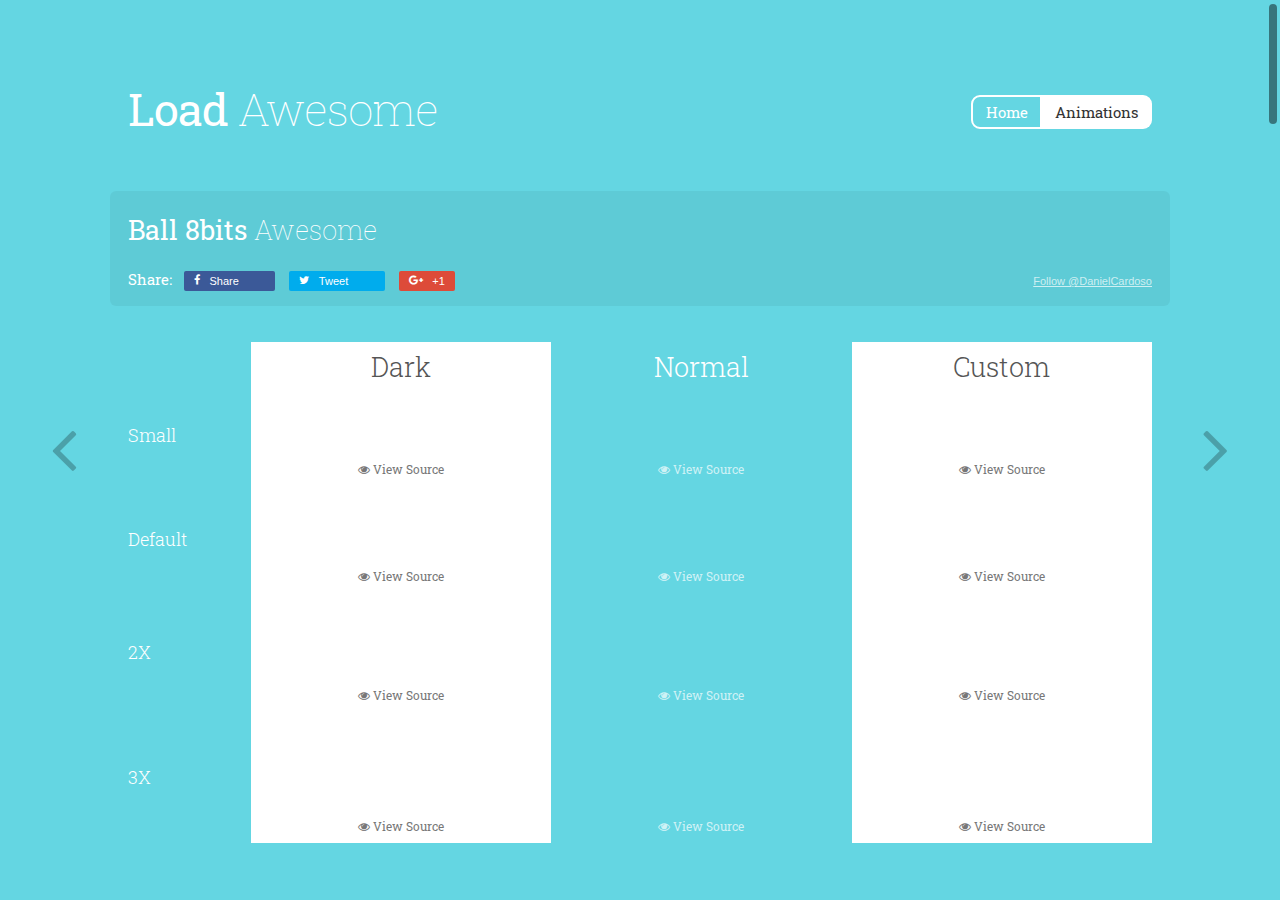
<file: load-awesome-1.1.0/docs/animations/ball-8bits.html>
<!DOCTYPE html>
<html lang="en">
<head>
    <meta charset="utf-8">
    <meta http-equiv="x-ua-compatible" content="ie=edge">
    <title>
        Ball 8bits » Load Awesome
    </title>
    <meta name="description" content="An awesome collection of — Pure CSS — Loaders and Spinners">
    <meta name="viewport" content="width=device-width, initial-scale=1.0, maximum-scale=1.0, user-scalable=no">
    <meta property="og:type" content="website" />
    <meta property="og:site_name" content="Ball 8bits » Load Awesome" />
    <meta property="og:url" content="http://github.danielcardoso.net/load-awesome/animations/ball-8bits.html" />
    <meta property="og:title" content="Ball 8bits » Load Awesome" />
    <meta property="og:description" content="An awesome collection of — Pure CSS — Loaders and Spinners" />
    <link rel="stylesheet" type="text/css" href="https://maxcdn.bootstrapcdn.com/bootstrap/3.3.4/css/bootstrap.min.css">
    <link rel="stylesheet" type="text/css" href="https://maxcdn.bootstrapcdn.com/font-awesome/4.3.0/css/font-awesome.min.css">
    <link rel="stylesheet" type="text/css" href="../assets/style.css" />
    <link rel="stylesheet" type="text/css" href="../assets/loaders.css" />
</head>
<body>
    <div class="wrapper nano" style="background-color: #64d6e2; color: #64d6e2;">
        <div class="nano-content">
            <!-- LOADERS_FORK_LINK -->
            <header class="absolute">
                <div class="la-docs-header-container">
                    <div class="left">
                        <h1 class="title">Load <span>Awesome</span></h1>
                    </div>
                    <div class="right text-right">
                        <!-- REMOVE_VIEW_HOME -->
                        <span class="buttongroup">
                            <a href="../" class="button button-circle">
                                Home
                            </a>
                            <a href="../animations.html" class="button button-circle active">
                                Animations
                            </a>
                        </span>
                        <!-- !REMOVE_VIEW_HOME -->
                    </div>
                    <div class="cf"></div>
                </div>
            </header>
            <main class="la-docs-social-sharing-container">
                <!-- REMOVE_VIEW_HOME -->
                <div class="la-docs-info-container text-left" style="margin: 0; padding: 10px 0 0;">
                    <h2 class="title">Ball 8bits <span>Awesome</span></h2>
                </div>
                <!-- !REMOVE_VIEW_HOME -->
                <!-- SOCIAL_BUTTONS -->
                <div class="social-sharing header__share-buttons" data-permalink="http%3A%2F%2Fgithub.danielcardoso.net%2Fload-awesome%2Fanimations%2Fball-8bits.html" data-permalink-github="danielcardoso/load-awesome">
                    <small class="social-sharing-title">Share: </small>
                    <!-- https://developers.facebook.com/docs/plugins/share-button/ -->
                    <a target="_blank" href="http://www.facebook.com/sharer.php?u=http%3A%2F%2Fgithub.danielcardoso.net%2Fload-awesome%2Fanimations%2Fball-8bits.html" class="share-facebook">
                        <span class="fa fa-facebook"></span>
                        <span class="share-title">Share</span>
                        <span class="share-count">0</span>
                    </a>
                    <!-- https://dev.twitter.com/docs/intents -->
                    <a target="_blank" href="http://twitter.com/share?url=http%3A%2F%2Fgithub.danielcardoso.net%2Fload-awesome%2Fanimations%2Fball-8bits.html&amp;text='Ball%208bits'%2C%20an%20awesome%20pure%20%23CSS%20%23Loader%20%23Animation" class="share-twitter">
                        <span class="fa fa-twitter"></span>
                        <span class="share-title">Tweet</span>
                        <span class="share-count">0</span>
                    </a>
                    <!-- https://developers.google.com/+/web/share/ -->
                    <a target="_blank" href="http://plus.google.com/share?url=http%3A%2F%2Fgithub.danielcardoso.net%2Fload-awesome%2Fanimations%2Fball-8bits.html" class="share-google">
                        <!-- Cannot get Google+ share count with JS yet -->
                        <span class="fa fa-google-plus"></span>
                        <span class="share-title">+1</span>
                        <span class="share-count">0</span>
                    </a>
                    <span>
                        <a class="twitter-follow-button" href="https://twitter.com/DanielCardoso" data-show-count="true" data-lang="en">
                        Follow @DanielCardoso
                        </a>
                        <script>
                        window.twttr = (function(d, s, id) {
                            var js, fjs = d.getElementsByTagName(s)[0],
                                t = window.twttr || {};
                            if (d.getElementById(id)) return t;
                            js = d.createElement(s);
                            js.id = id;
                            js.src = "https://platform.twitter.com/widgets.js";
                            fjs.parentNode.insertBefore(js, fjs);
                            t._e = [];
                            t.ready = function(f) {
                                t._e.push(f);
                            };
                            return t;
                        }(document, "script", "twitter-wjs"));
                        </script>
                    </span>
                </div>
                <!-- !SOCIAL_BUTTONS -->
            </main>
            <!-- REMOVE_VIEW_HOME -->
            <main class="no-padding-bottom">
                <a href="triangle-skew-spin.html" class="la-docs-prev-next la-docs-goto-prev">
                    <i class="fa fa-angle-left"></i>
                    <span>Triangle Skew Spin</span>
                </a>
                <a href="ball-atom.html" class="la-docs-prev-next la-docs-goto-next">
                    <i class="fa fa-angle-right"></i>
                    <span>Ball Atom</span>
                </a>
                <div class="items showroom auto-height title">
                    <div class="item">
                        &nbsp;
                    </div>
                    <div class="item bg-light">
                        <h2>Dark</h2>
                    </div>
                    <div class="item">
                        <h2>Normal</h2>
                    </div>
                    <div class="item bg-light">
                        <h2>Custom</h2>
                    </div>
                </div>
                <div class="items showroom auto-height">
                    <div class="item">
                        <h3>Small</h3>
                    </div>
                    <div class="item bg-light">
                        <div class="item-inner">
                            <div class="item-loader-container">
                                <div class="la-ball-8bits la-dark la-sm">
                                    <div></div>
                                    <div></div>
                                    <div></div>
                                    <div></div>
                                    <div></div>
                                    <div></div>
                                    <div></div>
                                    <div></div>
                                    <div></div>
                                    <div></div>
                                    <div></div>
                                    <div></div>
                                    <div></div>
                                    <div></div>
                                    <div></div>
                                    <div></div>
                                </div>
                            </div>
                        </div>
                        <div class="item-title">
                            <button type="button" data-type="la-docs-modal-trigger">
                                <i class="fa fa-eye"></i>
                                View Source
                            </button>
                        </div>
                    </div>
                    <div class="item">
                        <div class="item-inner">
                            <div class="item-loader-container">
                                <div class="la-ball-8bits la-sm">
                                    <div></div>
                                    <div></div>
                                    <div></div>
                                    <div></div>
                                    <div></div>
                                    <div></div>
                                    <div></div>
                                    <div></div>
                                    <div></div>
                                    <div></div>
                                    <div></div>
                                    <div></div>
                                    <div></div>
                                    <div></div>
                                    <div></div>
                                    <div></div>
                                </div>
                            </div>
                        </div>
                        <div class="item-title">
                            <button type="button" data-type="la-docs-modal-trigger">
                                <i class="fa fa-eye"></i>
                                View Source
                            </button>
                        </div>
                    </div>
                    <div class="item bg-light">
                        <div class="item-inner">
                            <div class="item-loader-container">
                                <div style="color: #f6d860" class="la-ball-8bits la-sm">
                                    <div></div>
                                    <div></div>
                                    <div></div>
                                    <div></div>
                                    <div></div>
                                    <div></div>
                                    <div></div>
                                    <div></div>
                                    <div></div>
                                    <div></div>
                                    <div></div>
                                    <div></div>
                                    <div></div>
                                    <div></div>
                                    <div></div>
                                    <div></div>
                                </div>
                            </div>
                        </div>
                        <div class="item-title">
                            <button type="button" data-type="la-docs-modal-trigger">
                                <i class="fa fa-eye"></i>
                                View Source
                            </button>
                        </div>
                    </div>
                </div>
                <div class="items showroom auto-height">
                    <div class="item">
                        <h3>Default</h3>
                    </div>
                    <div class="item bg-light">
                        <div class="item-inner">
                            <div class="item-loader-container">
                                <div class="la-ball-8bits la-dark">
                                    <div></div>
                                    <div></div>
                                    <div></div>
                                    <div></div>
                                    <div></div>
                                    <div></div>
                                    <div></div>
                                    <div></div>
                                    <div></div>
                                    <div></div>
                                    <div></div>
                                    <div></div>
                                    <div></div>
                                    <div></div>
                                    <div></div>
                                    <div></div>
                                </div>
                            </div>
                        </div>
                        <div class="item-title">
                            <button type="button" data-type="la-docs-modal-trigger">
                                <i class="fa fa-eye"></i>
                                View Source
                            </button>
                        </div>
                    </div>
                    <div class="item">
                        <div class="item-inner">
                            <div class="item-loader-container">
                                <div class="la-ball-8bits">
                                    <div></div>
                                    <div></div>
                                    <div></div>
                                    <div></div>
                                    <div></div>
                                    <div></div>
                                    <div></div>
                                    <div></div>
                                    <div></div>
                                    <div></div>
                                    <div></div>
                                    <div></div>
                                    <div></div>
                                    <div></div>
                                    <div></div>
                                    <div></div>
                                </div>
                            </div>
                        </div>
                        <div class="item-title">
                            <button type="button" data-type="la-docs-modal-trigger">
                                <i class="fa fa-eye"></i>
                                View Source
                            </button>
                        </div>
                    </div>
                    <div class="item bg-light">
                        <div class="item-inner">
                            <div class="item-loader-container">
                                <div style="color: #fec54f" class="la-ball-8bits">
                                    <div></div>
                                    <div></div>
                                    <div></div>
                                    <div></div>
                                    <div></div>
                                    <div></div>
                                    <div></div>
                                    <div></div>
                                    <div></div>
                                    <div></div>
                                    <div></div>
                                    <div></div>
                                    <div></div>
                                    <div></div>
                                    <div></div>
                                    <div></div>
                                </div>
                            </div>
                        </div>
                        <div class="item-title">
                            <button type="button" data-type="la-docs-modal-trigger">
                                <i class="fa fa-eye"></i>
                                View Source
                            </button>
                        </div>
                    </div>
                </div>
                <div class="items showroom auto-height">
                    <div class="item">
                        <h3>2X</h3>
                    </div>
                    <div class="item bg-light">
                        <div class="item-inner">
                            <div class="item-loader-container">
                                <div class="la-ball-8bits la-dark la-2x">
                                    <div></div>
                                    <div></div>
                                    <div></div>
                                    <div></div>
                                    <div></div>
                                    <div></div>
                                    <div></div>
                                    <div></div>
                                    <div></div>
                                    <div></div>
                                    <div></div>
                                    <div></div>
                                    <div></div>
                                    <div></div>
                                    <div></div>
                                    <div></div>
                                </div>
                            </div>
                        </div>
                        <div class="item-title">
                            <button type="button" data-type="la-docs-modal-trigger">
                                <i class="fa fa-eye"></i>
                                View Source
                            </button>
                        </div>
                    </div>
                    <div class="item">
                        <div class="item-inner">
                            <div class="item-loader-container">
                                <div class="la-ball-8bits la-2x">
                                    <div></div>
                                    <div></div>
                                    <div></div>
                                    <div></div>
                                    <div></div>
                                    <div></div>
                                    <div></div>
                                    <div></div>
                                    <div></div>
                                    <div></div>
                                    <div></div>
                                    <div></div>
                                    <div></div>
                                    <div></div>
                                    <div></div>
                                    <div></div>
                                </div>
                            </div>
                        </div>
                        <div class="item-title">
                            <button type="button" data-type="la-docs-modal-trigger">
                                <i class="fa fa-eye"></i>
                                View Source
                            </button>
                        </div>
                    </div>
                    <div class="item bg-light">
                        <div class="item-inner">
                            <div class="item-loader-container">
                                <div style="color: #9787ea" class="la-ball-8bits la-2x">
                                    <div></div>
                                    <div></div>
                                    <div></div>
                                    <div></div>
                                    <div></div>
                                    <div></div>
                                    <div></div>
                                    <div></div>
                                    <div></div>
                                    <div></div>
                                    <div></div>
                                    <div></div>
                                    <div></div>
                                    <div></div>
                                    <div></div>
                                    <div></div>
                                </div>
                            </div>
                        </div>
                        <div class="item-title">
                            <button type="button" data-type="la-docs-modal-trigger">
                                <i class="fa fa-eye"></i>
                                View Source
                            </button>
                        </div>
                    </div>
                </div>
                <div class="items showroom auto-height">
                    <div class="item">
                        <h3>3X</h3>
                    </div>
                    <div class="item bg-light">
                        <div class="item-inner">
                            <div class="item-loader-container">
                                <div class="la-ball-8bits la-dark la-3x">
                                    <div></div>
                                    <div></div>
                                    <div></div>
                                    <div></div>
                                    <div></div>
                                    <div></div>
                                    <div></div>
                                    <div></div>
                                    <div></div>
                                    <div></div>
                                    <div></div>
                                    <div></div>
                                    <div></div>
                                    <div></div>
                                    <div></div>
                                    <div></div>
                                </div>
                            </div>
                        </div>
                        <div class="item-title">
                            <button type="button" data-type="la-docs-modal-trigger">
                                <i class="fa fa-eye"></i>
                                View Source
                            </button>
                        </div>
                    </div>
                    <div class="item">
                        <div class="item-inner">
                            <div class="item-loader-container">
                                <div class="la-ball-8bits la-3x">
                                    <div></div>
                                    <div></div>
                                    <div></div>
                                    <div></div>
                                    <div></div>
                                    <div></div>
                                    <div></div>
                                    <div></div>
                                    <div></div>
                                    <div></div>
                                    <div></div>
                                    <div></div>
                                    <div></div>
                                    <div></div>
                                    <div></div>
                                    <div></div>
                                </div>
                            </div>
                        </div>
                        <div class="item-title">
                            <button type="button" data-type="la-docs-modal-trigger">
                                <i class="fa fa-eye"></i>
                                View Source
                            </button>
                        </div>
                    </div>
                    <div class="item bg-light">
                        <div class="item-inner">
                            <div class="item-loader-container">
                                <div style="color: #BDB6D4" class="la-ball-8bits la-3x">
                                    <div></div>
                                    <div></div>
                                    <div></div>
                                    <div></div>
                                    <div></div>
                                    <div></div>
                                    <div></div>
                                    <div></div>
                                    <div></div>
                                    <div></div>
                                    <div></div>
                                    <div></div>
                                    <div></div>
                                    <div></div>
                                    <div></div>
                                    <div></div>
                                </div>
                            </div>
                        </div>
                        <div class="item-title">
                            <button type="button" data-type="la-docs-modal-trigger">
                                <i class="fa fa-eye"></i>
                                View Source
                            </button>
                        </div>
                    </div>
                </div>
            </main>
            <main class="configuration">
                <h2>Usage</h2>
                <h3>HTML</h3>
                <pre><code class="language-markup">&lt;div class="la-ball-8bits"&gt;
	&lt;div&gt;&lt;/div&gt;
	&lt;div&gt;&lt;/div&gt;
	&lt;div&gt;&lt;/div&gt;
	&lt;div&gt;&lt;/div&gt;
	&lt;div&gt;&lt;/div&gt;
	&lt;div&gt;&lt;/div&gt;
	&lt;div&gt;&lt;/div&gt;
	&lt;div&gt;&lt;/div&gt;
	&lt;div&gt;&lt;/div&gt;
	&lt;div&gt;&lt;/div&gt;
	&lt;div&gt;&lt;/div&gt;
	&lt;div&gt;&lt;/div&gt;
	&lt;div&gt;&lt;/div&gt;
	&lt;div&gt;&lt;/div&gt;
	&lt;div&gt;&lt;/div&gt;
	&lt;div&gt;&lt;/div&gt;
&lt;/div&gt;</code></pre>
                <h3>CSS</h3>
                <pre><code class="language-css">/*!
 * Load Awesome v1.1.0 (http://github.danielcardoso.net/load-awesome/)
 * Copyright 2015 Daniel Cardoso &lt;@DanielCardoso&gt;
 * Licensed under MIT
 */
.la-ball-8bits,
.la-ball-8bits &gt; div {
    position: relative;
    -webkit-box-sizing: border-box;
       -moz-box-sizing: border-box;
            box-sizing: border-box;
}
.la-ball-8bits {
    display: block;
    font-size: 0;
    color: #fff;
}
.la-ball-8bits.la-dark {
    color: #333;
}
.la-ball-8bits &gt; div {
    display: inline-block;
    float: none;
    background-color: currentColor;
    border: 0 solid currentColor;
}
.la-ball-8bits {
    width: 12px;
    height: 12px;
}
.la-ball-8bits &gt; div {
    position: absolute;
    top: 50%;
    left: 50%;
    width: 4px;
    height: 4px;
    border-radius: 0;
    opacity: 0;
    -webkit-transform: translate(100%, 100%);
       -moz-transform: translate(100%, 100%);
        -ms-transform: translate(100%, 100%);
         -o-transform: translate(100%, 100%);
            transform: translate(100%, 100%);
    -webkit-animation: ball-8bits 1s 0s ease infinite;
       -moz-animation: ball-8bits 1s 0s ease infinite;
         -o-animation: ball-8bits 1s 0s ease infinite;
            animation: ball-8bits 1s 0s ease infinite;
}
.la-ball-8bits &gt; div:nth-child(1) {
    -webkit-animation-delay: -.9375s;
       -moz-animation-delay: -.9375s;
         -o-animation-delay: -.9375s;
            animation-delay: -.9375s;
}
.la-ball-8bits &gt; div:nth-child(2) {
    -webkit-animation-delay: -.875s;
       -moz-animation-delay: -.875s;
         -o-animation-delay: -.875s;
            animation-delay: -.875s;
}
.la-ball-8bits &gt; div:nth-child(3) {
    -webkit-animation-delay: -.8125s;
       -moz-animation-delay: -.8125s;
         -o-animation-delay: -.8125s;
            animation-delay: -.8125s;
}
.la-ball-8bits &gt; div:nth-child(4) {
    -webkit-animation-delay: -.75s;
       -moz-animation-delay: -.75s;
         -o-animation-delay: -.75s;
            animation-delay: -.75s;
}
.la-ball-8bits &gt; div:nth-child(5) {
    -webkit-animation-delay: -.6875s;
       -moz-animation-delay: -.6875s;
         -o-animation-delay: -.6875s;
            animation-delay: -.6875s;
}
.la-ball-8bits &gt; div:nth-child(6) {
    -webkit-animation-delay: -.625s;
       -moz-animation-delay: -.625s;
         -o-animation-delay: -.625s;
            animation-delay: -.625s;
}
.la-ball-8bits &gt; div:nth-child(7) {
    -webkit-animation-delay: -.5625s;
       -moz-animation-delay: -.5625s;
         -o-animation-delay: -.5625s;
            animation-delay: -.5625s;
}
.la-ball-8bits &gt; div:nth-child(8) {
    -webkit-animation-delay: -.5s;
       -moz-animation-delay: -.5s;
         -o-animation-delay: -.5s;
            animation-delay: -.5s;
}
.la-ball-8bits &gt; div:nth-child(9) {
    -webkit-animation-delay: -.4375s;
       -moz-animation-delay: -.4375s;
         -o-animation-delay: -.4375s;
            animation-delay: -.4375s;
}
.la-ball-8bits &gt; div:nth-child(10) {
    -webkit-animation-delay: -.375s;
       -moz-animation-delay: -.375s;
         -o-animation-delay: -.375s;
            animation-delay: -.375s;
}
.la-ball-8bits &gt; div:nth-child(11) {
    -webkit-animation-delay: -.3125s;
       -moz-animation-delay: -.3125s;
         -o-animation-delay: -.3125s;
            animation-delay: -.3125s;
}
.la-ball-8bits &gt; div:nth-child(12) {
    -webkit-animation-delay: -.25s;
       -moz-animation-delay: -.25s;
         -o-animation-delay: -.25s;
            animation-delay: -.25s;
}
.la-ball-8bits &gt; div:nth-child(13) {
    -webkit-animation-delay: -.1875s;
       -moz-animation-delay: -.1875s;
         -o-animation-delay: -.1875s;
            animation-delay: -.1875s;
}
.la-ball-8bits &gt; div:nth-child(14) {
    -webkit-animation-delay: -.125s;
       -moz-animation-delay: -.125s;
         -o-animation-delay: -.125s;
            animation-delay: -.125s;
}
.la-ball-8bits &gt; div:nth-child(15) {
    -webkit-animation-delay: -.0625s;
       -moz-animation-delay: -.0625s;
         -o-animation-delay: -.0625s;
            animation-delay: -.0625s;
}
.la-ball-8bits &gt; div:nth-child(16) {
    -webkit-animation-delay: 0s;
       -moz-animation-delay: 0s;
         -o-animation-delay: 0s;
            animation-delay: 0s;
}
.la-ball-8bits &gt; div:nth-child(1) {
    top: -100%;
    left: 0;
}
.la-ball-8bits &gt; div:nth-child(2) {
    top: -100%;
    left: 33.3333333333%;
}
.la-ball-8bits &gt; div:nth-child(3) {
    top: -66.6666666667%;
    left: 66.6666666667%;
}
.la-ball-8bits &gt; div:nth-child(4) {
    top: -33.3333333333%;
    left: 100%;
}
.la-ball-8bits &gt; div:nth-child(5) {
    top: 0;
    left: 100%;
}
.la-ball-8bits &gt; div:nth-child(6) {
    top: 33.3333333333%;
    left: 100%;
}
.la-ball-8bits &gt; div:nth-child(7) {
    top: 66.6666666667%;
    left: 66.6666666667%;
}
.la-ball-8bits &gt; div:nth-child(8) {
    top: 100%;
    left: 33.3333333333%;
}
.la-ball-8bits &gt; div:nth-child(9) {
    top: 100%;
    left: 0;
}
.la-ball-8bits &gt; div:nth-child(10) {
    top: 100%;
    left: -33.3333333333%;
}
.la-ball-8bits &gt; div:nth-child(11) {
    top: 66.6666666667%;
    left: -66.6666666667%;
}
.la-ball-8bits &gt; div:nth-child(12) {
    top: 33.3333333333%;
    left: -100%;
}
.la-ball-8bits &gt; div:nth-child(13) {
    top: 0;
    left: -100%;
}
.la-ball-8bits &gt; div:nth-child(14) {
    top: -33.3333333333%;
    left: -100%;
}
.la-ball-8bits &gt; div:nth-child(15) {
    top: -66.6666666667%;
    left: -66.6666666667%;
}
.la-ball-8bits &gt; div:nth-child(16) {
    top: -100%;
    left: -33.3333333333%;
}
.la-ball-8bits.la-sm {
    width: 6px;
    height: 6px;
}
.la-ball-8bits.la-sm &gt; div {
    width: 2px;
    height: 2px;
}
.la-ball-8bits.la-2x {
    width: 24px;
    height: 24px;
}
.la-ball-8bits.la-2x &gt; div {
    width: 8px;
    height: 8px;
}
.la-ball-8bits.la-3x {
    width: 36px;
    height: 36px;
}
.la-ball-8bits.la-3x &gt; div {
    width: 12px;
    height: 12px;
}
/*
 * Animation
 */
@-webkit-keyframes ball-8bits {
    0% {
        opacity: 1;
    }
    50% {
        opacity: 1;
    }
    51% {
        opacity: 0;
    }
}
@-moz-keyframes ball-8bits {
    0% {
        opacity: 1;
    }
    50% {
        opacity: 1;
    }
    51% {
        opacity: 0;
    }
}
@-o-keyframes ball-8bits {
    0% {
        opacity: 1;
    }
    50% {
        opacity: 1;
    }
    51% {
        opacity: 0;
    }
}
@keyframes ball-8bits {
    0% {
        opacity: 1;
    }
    50% {
        opacity: 1;
    }
    51% {
        opacity: 0;
    }
}
</code></pre>
            </main>
            <!-- !REMOVE_VIEW_HOME -->
            <main class="la-docs-footer">
                <footer>
                    <ul class="la-docs-footer-links">
                        <li>
                            Load Awesome 1.1.0
                        </li>
                        <li>·</li>
                        <li>Created by <a href="https://twitter.com/DanielCardoso" target="_blank">@DanielCardoso</a></li>
                        <li>·</li>
                        <li>Licensed under
                            <a rel="license" href="https://github.com/danielcardoso/load-awesome/blob/master/LICENSE" target="_blank">
                                MIT
                            </a>
                        </li>
                    </ul>
                    <ul class="la-docs-footer-links">
                        <li><a href="https://github.com/danielcardoso/load-awesome" target="_blank">GitHub Project</a></li>
                        <li>·</li>
                        <li><a href="https://github.com/danielcardoso/load-awesome/blob/master/CHANGELOG" target="_blank">Changelog</a></li>
                        <li>·</li>
                        <li><a href="https://github.com/danielcardoso/load-awesome/issues" target="_blank">Issues</a></li>
                        <li>·</li>
                        <li><a href="https://github.com/danielcardoso/load-awesome/releases" target="_blank">Releases</a></li>
                    </ul>
                </footer>
            </main>
        </div>
    </div>
    <!-- REMOVE_VIEW_HOME -->
    <div class="la-docs-modal">
        <div class="la-docs-modal-body">
            <h3>HTML Markup</h3>
            <div class="la-docs-modal-content"></div>
            <button type="button" class="la-docs-modal-close">Close Me!</button>
        </div>
    </div>
    <div class="la-docs-modal-dropdown"></div>
    <!-- !REMOVE_VIEW_HOME -->
    <script src="https://ajax.googleapis.com/ajax/libs/jquery/1.11.2/jquery.min.js"></script>
    <script src="../assets/plugins.min.js"></script>
    <script src="../assets/script.min.js"></script>
</body>
</html>
</file>
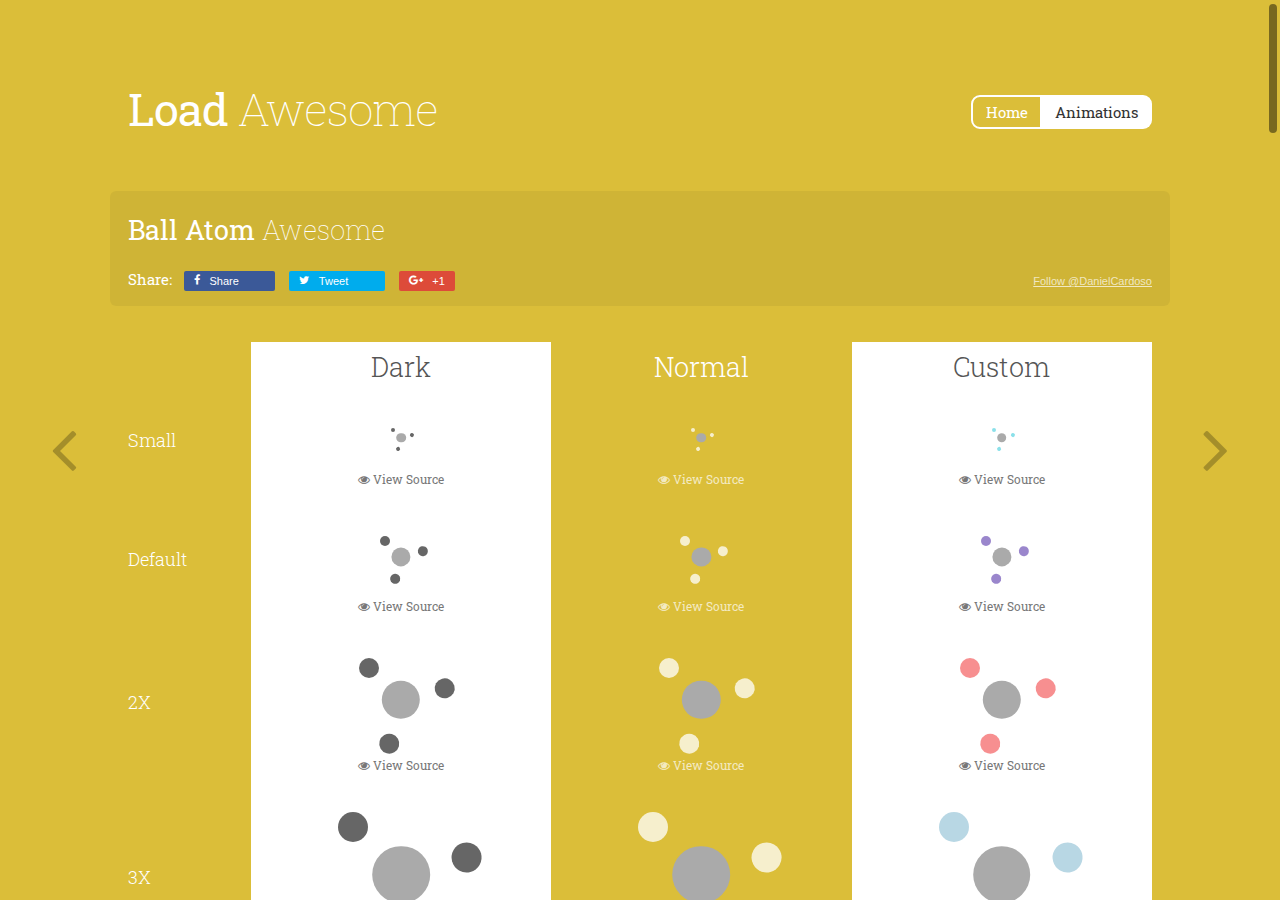
<file: load-awesome-1.1.0/docs/animations/ball-atom.html>
<!DOCTYPE html>
<html lang="en">
<head>
    <meta charset="utf-8">
    <meta http-equiv="x-ua-compatible" content="ie=edge">
    <title>
        Ball Atom » Load Awesome
    </title>
    <meta name="description" content="An awesome collection of — Pure CSS — Loaders and Spinners">
    <meta name="viewport" content="width=device-width, initial-scale=1.0, maximum-scale=1.0, user-scalable=no">
    <meta property="og:type" content="website" />
    <meta property="og:site_name" content="Ball Atom » Load Awesome" />
    <meta property="og:url" content="http://github.danielcardoso.net/load-awesome/animations/ball-atom.html" />
    <meta property="og:title" content="Ball Atom » Load Awesome" />
    <meta property="og:description" content="An awesome collection of — Pure CSS — Loaders and Spinners" />
    <link rel="stylesheet" type="text/css" href="https://maxcdn.bootstrapcdn.com/bootstrap/3.3.4/css/bootstrap.min.css">
    <link rel="stylesheet" type="text/css" href="https://maxcdn.bootstrapcdn.com/font-awesome/4.3.0/css/font-awesome.min.css">
    <link rel="stylesheet" type="text/css" href="../assets/style.css" />
    <link rel="stylesheet" type="text/css" href="../assets/loaders.css" />
</head>
<body>
    <div class="wrapper nano" style="background-color: #dbbe39; color: #dbbe39;">
        <div class="nano-content">
            <!-- LOADERS_FORK_LINK -->
            <header class="absolute">
                <div class="la-docs-header-container">
                    <div class="left">
                        <h1 class="title">Load <span>Awesome</span></h1>
                    </div>
                    <div class="right text-right">
                        <!-- REMOVE_VIEW_HOME -->
                        <span class="buttongroup">
                            <a href="../" class="button button-circle">
                                Home
                            </a>
                            <a href="../animations.html" class="button button-circle active">
                                Animations
                            </a>
                        </span>
                        <!-- !REMOVE_VIEW_HOME -->
                    </div>
                    <div class="cf"></div>
                </div>
            </header>
            <main class="la-docs-social-sharing-container">
                <!-- REMOVE_VIEW_HOME -->
                <div class="la-docs-info-container text-left" style="margin: 0; padding: 10px 0 0;">
                    <h2 class="title">Ball Atom <span>Awesome</span></h2>
                </div>
                <!-- !REMOVE_VIEW_HOME -->
                <!-- SOCIAL_BUTTONS -->
                <div class="social-sharing header__share-buttons" data-permalink="http%3A%2F%2Fgithub.danielcardoso.net%2Fload-awesome%2Fanimations%2Fball-atom.html" data-permalink-github="danielcardoso/load-awesome">
                    <small class="social-sharing-title">Share: </small>
                    <!-- https://developers.facebook.com/docs/plugins/share-button/ -->
                    <a target="_blank" href="http://www.facebook.com/sharer.php?u=http%3A%2F%2Fgithub.danielcardoso.net%2Fload-awesome%2Fanimations%2Fball-atom.html" class="share-facebook">
                        <span class="fa fa-facebook"></span>
                        <span class="share-title">Share</span>
                        <span class="share-count">0</span>
                    </a>
                    <!-- https://dev.twitter.com/docs/intents -->
                    <a target="_blank" href="http://twitter.com/share?url=http%3A%2F%2Fgithub.danielcardoso.net%2Fload-awesome%2Fanimations%2Fball-atom.html&amp;text='Ball%20Atom'%2C%20an%20awesome%20pure%20%23CSS%20%23Loader%20%23Animation" class="share-twitter">
                        <span class="fa fa-twitter"></span>
                        <span class="share-title">Tweet</span>
                        <span class="share-count">0</span>
                    </a>
                    <!-- https://developers.google.com/+/web/share/ -->
                    <a target="_blank" href="http://plus.google.com/share?url=http%3A%2F%2Fgithub.danielcardoso.net%2Fload-awesome%2Fanimations%2Fball-atom.html" class="share-google">
                        <!-- Cannot get Google+ share count with JS yet -->
                        <span class="fa fa-google-plus"></span>
                        <span class="share-title">+1</span>
                        <span class="share-count">0</span>
                    </a>
                    <span>
                        <a class="twitter-follow-button" href="https://twitter.com/DanielCardoso" data-show-count="true" data-lang="en">
                        Follow @DanielCardoso
                        </a>
                        <script>
                        window.twttr = (function(d, s, id) {
                            var js, fjs = d.getElementsByTagName(s)[0],
                                t = window.twttr || {};
                            if (d.getElementById(id)) return t;
                            js = d.createElement(s);
                            js.id = id;
                            js.src = "https://platform.twitter.com/widgets.js";
                            fjs.parentNode.insertBefore(js, fjs);
                            t._e = [];
                            t.ready = function(f) {
                                t._e.push(f);
                            };
                            return t;
                        }(document, "script", "twitter-wjs"));
                        </script>
                    </span>
                </div>
                <!-- !SOCIAL_BUTTONS -->
            </main>
            <!-- REMOVE_VIEW_HOME -->
            <main class="no-padding-bottom">
                <a href="ball-8bits.html" class="la-docs-prev-next la-docs-goto-prev">
                    <i class="fa fa-angle-left"></i>
                    <span>Ball 8bits</span>
                </a>
                <a href="ball-beat.html" class="la-docs-prev-next la-docs-goto-next">
                    <i class="fa fa-angle-right"></i>
                    <span>Ball Beat</span>
                </a>
                <div class="items showroom auto-height title">
                    <div class="item">
                        &nbsp;
                    </div>
                    <div class="item bg-light">
                        <h2>Dark</h2>
                    </div>
                    <div class="item">
                        <h2>Normal</h2>
                    </div>
                    <div class="item bg-light">
                        <h2>Custom</h2>
                    </div>
                </div>
                <div class="items showroom auto-height">
                    <div class="item">
                        <h3>Small</h3>
                    </div>
                    <div class="item bg-light">
                        <div class="item-inner">
                            <div class="item-loader-container">
                                <div class="la-ball-atom la-dark la-sm">
                                    <div></div>
                                    <div></div>
                                    <div></div>
                                    <div></div>
                                </div>
                            </div>
                        </div>
                        <div class="item-title">
                            <button type="button" data-type="la-docs-modal-trigger">
                                <i class="fa fa-eye"></i>
                                View Source
                            </button>
                        </div>
                    </div>
                    <div class="item">
                        <div class="item-inner">
                            <div class="item-loader-container">
                                <div class="la-ball-atom la-sm">
                                    <div></div>
                                    <div></div>
                                    <div></div>
                                    <div></div>
                                </div>
                            </div>
                        </div>
                        <div class="item-title">
                            <button type="button" data-type="la-docs-modal-trigger">
                                <i class="fa fa-eye"></i>
                                View Source
                            </button>
                        </div>
                    </div>
                    <div class="item bg-light">
                        <div class="item-inner">
                            <div class="item-loader-container">
                                <div style="color: #64d6e2" class="la-ball-atom la-sm">
                                    <div></div>
                                    <div></div>
                                    <div></div>
                                    <div></div>
                                </div>
                            </div>
                        </div>
                        <div class="item-title">
                            <button type="button" data-type="la-docs-modal-trigger">
                                <i class="fa fa-eye"></i>
                                View Source
                            </button>
                        </div>
                    </div>
                </div>
                <div class="items showroom auto-height">
                    <div class="item">
                        <h3>Default</h3>
                    </div>
                    <div class="item bg-light">
                        <div class="item-inner">
                            <div class="item-loader-container">
                                <div class="la-ball-atom la-dark">
                                    <div></div>
                                    <div></div>
                                    <div></div>
                                    <div></div>
                                </div>
                            </div>
                        </div>
                        <div class="item-title">
                            <button type="button" data-type="la-docs-modal-trigger">
                                <i class="fa fa-eye"></i>
                                View Source
                            </button>
                        </div>
                    </div>
                    <div class="item">
                        <div class="item-inner">
                            <div class="item-loader-container">
                                <div class="la-ball-atom">
                                    <div></div>
                                    <div></div>
                                    <div></div>
                                    <div></div>
                                </div>
                            </div>
                        </div>
                        <div class="item-title">
                            <button type="button" data-type="la-docs-modal-trigger">
                                <i class="fa fa-eye"></i>
                                View Source
                            </button>
                        </div>
                    </div>
                    <div class="item bg-light">
                        <div class="item-inner">
                            <div class="item-loader-container">
                                <div style="color: #785ebb" class="la-ball-atom">
                                    <div></div>
                                    <div></div>
                                    <div></div>
                                    <div></div>
                                </div>
                            </div>
                        </div>
                        <div class="item-title">
                            <button type="button" data-type="la-docs-modal-trigger">
                                <i class="fa fa-eye"></i>
                                View Source
                            </button>
                        </div>
                    </div>
                </div>
                <div class="items showroom auto-height">
                    <div class="item">
                        <h3>2X</h3>
                    </div>
                    <div class="item bg-light">
                        <div class="item-inner">
                            <div class="item-loader-container">
                                <div class="la-ball-atom la-dark la-2x">
                                    <div></div>
                                    <div></div>
                                    <div></div>
                                    <div></div>
                                </div>
                            </div>
                        </div>
                        <div class="item-title">
                            <button type="button" data-type="la-docs-modal-trigger">
                                <i class="fa fa-eye"></i>
                                View Source
                            </button>
                        </div>
                    </div>
                    <div class="item">
                        <div class="item-inner">
                            <div class="item-loader-container">
                                <div class="la-ball-atom la-2x">
                                    <div></div>
                                    <div></div>
                                    <div></div>
                                    <div></div>
                                </div>
                            </div>
                        </div>
                        <div class="item-title">
                            <button type="button" data-type="la-docs-modal-trigger">
                                <i class="fa fa-eye"></i>
                                View Source
                            </button>
                        </div>
                    </div>
                    <div class="item bg-light">
                        <div class="item-inner">
                            <div class="item-loader-container">
                                <div style="color: #f4696b" class="la-ball-atom la-2x">
                                    <div></div>
                                    <div></div>
                                    <div></div>
                                    <div></div>
                                </div>
                            </div>
                        </div>
                        <div class="item-title">
                            <button type="button" data-type="la-docs-modal-trigger">
                                <i class="fa fa-eye"></i>
                                View Source
                            </button>
                        </div>
                    </div>
                </div>
                <div class="items showroom auto-height">
                    <div class="item">
                        <h3>3X</h3>
                    </div>
                    <div class="item bg-light">
                        <div class="item-inner">
                            <div class="item-loader-container">
                                <div class="la-ball-atom la-dark la-3x">
                                    <div></div>
                                    <div></div>
                                    <div></div>
                                    <div></div>
                                </div>
                            </div>
                        </div>
                        <div class="item-title">
                            <button type="button" data-type="la-docs-modal-trigger">
                                <i class="fa fa-eye"></i>
                                View Source
                            </button>
                        </div>
                    </div>
                    <div class="item">
                        <div class="item-inner">
                            <div class="item-loader-container">
                                <div class="la-ball-atom la-3x">
                                    <div></div>
                                    <div></div>
                                    <div></div>
                                    <div></div>
                                </div>
                            </div>
                        </div>
                        <div class="item-title">
                            <button type="button" data-type="la-docs-modal-trigger">
                                <i class="fa fa-eye"></i>
                                View Source
                            </button>
                        </div>
                    </div>
                    <div class="item bg-light">
                        <div class="item-inner">
                            <div class="item-loader-container">
                                <div style="color: #a0cadb" class="la-ball-atom la-3x">
                                    <div></div>
                                    <div></div>
                                    <div></div>
                                    <div></div>
                                </div>
                            </div>
                        </div>
                        <div class="item-title">
                            <button type="button" data-type="la-docs-modal-trigger">
                                <i class="fa fa-eye"></i>
                                View Source
                            </button>
                        </div>
                    </div>
                </div>
            </main>
            <main class="configuration">
                <h2>Usage</h2>
                <h3>HTML</h3>
                <pre><code class="language-markup">&lt;div class="la-ball-atom"&gt;
	&lt;div&gt;&lt;/div&gt;
	&lt;div&gt;&lt;/div&gt;
	&lt;div&gt;&lt;/div&gt;
	&lt;div&gt;&lt;/div&gt;
&lt;/div&gt;</code></pre>
                <h3>CSS</h3>
                <pre><code class="language-css">/*!
 * Load Awesome v1.1.0 (http://github.danielcardoso.net/load-awesome/)
 * Copyright 2015 Daniel Cardoso &lt;@DanielCardoso&gt;
 * Licensed under MIT
 */
.la-ball-atom,
.la-ball-atom &gt; div {
    position: relative;
    -webkit-box-sizing: border-box;
       -moz-box-sizing: border-box;
            box-sizing: border-box;
}
.la-ball-atom {
    display: block;
    font-size: 0;
    color: #fff;
}
.la-ball-atom.la-dark {
    color: #333;
}
.la-ball-atom &gt; div {
    display: inline-block;
    float: none;
    background-color: currentColor;
    border: 0 solid currentColor;
}
.la-ball-atom {
    width: 32px;
    height: 32px;
}
.la-ball-atom &gt; div:nth-child(1) {
    position: absolute;
    top: 50%;
    left: 50%;
    z-index: 1;
    width: 60%;
    height: 60%;
    background: #aaa;
    border-radius: 100%;
    -webkit-transform: translate(-50%, -50%);
       -moz-transform: translate(-50%, -50%);
        -ms-transform: translate(-50%, -50%);
         -o-transform: translate(-50%, -50%);
            transform: translate(-50%, -50%);
    -webkit-animation: ball-atom-shrink 4.5s infinite linear;
       -moz-animation: ball-atom-shrink 4.5s infinite linear;
         -o-animation: ball-atom-shrink 4.5s infinite linear;
            animation: ball-atom-shrink 4.5s infinite linear;
}
.la-ball-atom &gt; div:not(:nth-child(1)) {
    position: absolute;
    left: 0;
    z-index: 0;
    width: 100%;
    height: 100%;
    background: none;
    -webkit-animation: ball-atom-zindex 1.5s 0s infinite steps(2, end);
       -moz-animation: ball-atom-zindex 1.5s 0s infinite steps(2, end);
         -o-animation: ball-atom-zindex 1.5s 0s infinite steps(2, end);
            animation: ball-atom-zindex 1.5s 0s infinite steps(2, end);
}
.la-ball-atom &gt; div:not(:nth-child(1)):before {
    position: absolute;
    top: 0;
    left: 0;
    width: 10px;
    height: 10px;
    margin-top: -5px;
    margin-left: -5px;
    content: "";
    background: currentColor;
    border-radius: 50%;
    opacity: .75;
    -webkit-animation: ball-atom-position 1.5s 0s infinite ease, ball-atom-size 1.5s 0s infinite ease;
       -moz-animation: ball-atom-position 1.5s 0s infinite ease, ball-atom-size 1.5s 0s infinite ease;
         -o-animation: ball-atom-position 1.5s 0s infinite ease, ball-atom-size 1.5s 0s infinite ease;
            animation: ball-atom-position 1.5s 0s infinite ease, ball-atom-size 1.5s 0s infinite ease;
}
.la-ball-atom &gt; div:nth-child(2) {
    -webkit-animation-delay: .75s;
       -moz-animation-delay: .75s;
         -o-animation-delay: .75s;
            animation-delay: .75s;
}
.la-ball-atom &gt; div:nth-child(2):before {
    -webkit-animation-delay: 0s, -1.125s;
       -moz-animation-delay: 0s, -1.125s;
         -o-animation-delay: 0s, -1.125s;
            animation-delay: 0s, -1.125s;
}
.la-ball-atom &gt; div:nth-child(3) {
    -webkit-transform: rotate(120deg);
       -moz-transform: rotate(120deg);
        -ms-transform: rotate(120deg);
         -o-transform: rotate(120deg);
            transform: rotate(120deg);
    -webkit-animation-delay: -.25s;
       -moz-animation-delay: -.25s;
         -o-animation-delay: -.25s;
            animation-delay: -.25s;
}
.la-ball-atom &gt; div:nth-child(3):before {
    -webkit-animation-delay: -1s, -.75s;
       -moz-animation-delay: -1s, -.75s;
         -o-animation-delay: -1s, -.75s;
            animation-delay: -1s, -.75s;
}
.la-ball-atom &gt; div:nth-child(4) {
    -webkit-transform: rotate(240deg);
       -moz-transform: rotate(240deg);
        -ms-transform: rotate(240deg);
         -o-transform: rotate(240deg);
            transform: rotate(240deg);
    -webkit-animation-delay: .25s;
       -moz-animation-delay: .25s;
         -o-animation-delay: .25s;
            animation-delay: .25s;
}
.la-ball-atom &gt; div:nth-child(4):before {
    -webkit-animation-delay: -.5s, -.125s;
       -moz-animation-delay: -.5s, -.125s;
         -o-animation-delay: -.5s, -.125s;
            animation-delay: -.5s, -.125s;
}
.la-ball-atom.la-sm {
    width: 16px;
    height: 16px;
}
.la-ball-atom.la-sm &gt; div:not(:nth-child(1)):before {
    width: 4px;
    height: 4px;
    margin-top: -2px;
    margin-left: -2px;
}
.la-ball-atom.la-2x {
    width: 64px;
    height: 64px;
}
.la-ball-atom.la-2x &gt; div:not(:nth-child(1)):before {
    width: 20px;
    height: 20px;
    margin-top: -10px;
    margin-left: -10px;
}
.la-ball-atom.la-3x {
    width: 96px;
    height: 96px;
}
.la-ball-atom.la-3x &gt; div:not(:nth-child(1)):before {
    width: 30px;
    height: 30px;
    margin-top: -15px;
    margin-left: -15px;
}
/*
 * Animations
 */
@-webkit-keyframes ball-atom-position {
    50% {
        top: 100%;
        left: 100%;
    }
}
@-moz-keyframes ball-atom-position {
    50% {
        top: 100%;
        left: 100%;
    }
}
@-o-keyframes ball-atom-position {
    50% {
        top: 100%;
        left: 100%;
    }
}
@keyframes ball-atom-position {
    50% {
        top: 100%;
        left: 100%;
    }
}
@-webkit-keyframes ball-atom-size {
    50% {
        -webkit-transform: scale(.5, .5);
                transform: scale(.5, .5);
    }
}
@-moz-keyframes ball-atom-size {
    50% {
        -moz-transform: scale(.5, .5);
             transform: scale(.5, .5);
    }
}
@-o-keyframes ball-atom-size {
    50% {
        -o-transform: scale(.5, .5);
           transform: scale(.5, .5);
    }
}
@keyframes ball-atom-size {
    50% {
        -webkit-transform: scale(.5, .5);
           -moz-transform: scale(.5, .5);
             -o-transform: scale(.5, .5);
                transform: scale(.5, .5);
    }
}
@-webkit-keyframes ball-atom-zindex {
    50% {
        z-index: 10;
    }
}
@-moz-keyframes ball-atom-zindex {
    50% {
        z-index: 10;
    }
}
@-o-keyframes ball-atom-zindex {
    50% {
        z-index: 10;
    }
}
@keyframes ball-atom-zindex {
    50% {
        z-index: 10;
    }
}
@-webkit-keyframes ball-atom-shrink {
    50% {
        -webkit-transform: translate(-50%, -50%) scale(.8, .8);
                transform: translate(-50%, -50%) scale(.8, .8);
    }
}
@-moz-keyframes ball-atom-shrink {
    50% {
        -moz-transform: translate(-50%, -50%) scale(.8, .8);
             transform: translate(-50%, -50%) scale(.8, .8);
    }
}
@-o-keyframes ball-atom-shrink {
    50% {
        -o-transform: translate(-50%, -50%) scale(.8, .8);
           transform: translate(-50%, -50%) scale(.8, .8);
    }
}
@keyframes ball-atom-shrink {
    50% {
        -webkit-transform: translate(-50%, -50%) scale(.8, .8);
           -moz-transform: translate(-50%, -50%) scale(.8, .8);
             -o-transform: translate(-50%, -50%) scale(.8, .8);
                transform: translate(-50%, -50%) scale(.8, .8);
    }
}
</code></pre>
            </main>
            <!-- !REMOVE_VIEW_HOME -->
            <main class="la-docs-footer">
                <footer>
                    <ul class="la-docs-footer-links">
                        <li>
                            Load Awesome 1.1.0
                        </li>
                        <li>·</li>
                        <li>Created by <a href="https://twitter.com/DanielCardoso" target="_blank">@DanielCardoso</a></li>
                        <li>·</li>
                        <li>Licensed under
                            <a rel="license" href="https://github.com/danielcardoso/load-awesome/blob/master/LICENSE" target="_blank">
                                MIT
                            </a>
                        </li>
                    </ul>
                    <ul class="la-docs-footer-links">
                        <li><a href="https://github.com/danielcardoso/load-awesome" target="_blank">GitHub Project</a></li>
                        <li>·</li>
                        <li><a href="https://github.com/danielcardoso/load-awesome/blob/master/CHANGELOG" target="_blank">Changelog</a></li>
                        <li>·</li>
                        <li><a href="https://github.com/danielcardoso/load-awesome/issues" target="_blank">Issues</a></li>
                        <li>·</li>
                        <li><a href="https://github.com/danielcardoso/load-awesome/releases" target="_blank">Releases</a></li>
                    </ul>
                </footer>
            </main>
        </div>
    </div>
    <!-- REMOVE_VIEW_HOME -->
    <div class="la-docs-modal">
        <div class="la-docs-modal-body">
            <h3>HTML Markup</h3>
            <div class="la-docs-modal-content"></div>
            <button type="button" class="la-docs-modal-close">Close Me!</button>
        </div>
    </div>
    <div class="la-docs-modal-dropdown"></div>
    <!-- !REMOVE_VIEW_HOME -->
    <script src="https://ajax.googleapis.com/ajax/libs/jquery/1.11.2/jquery.min.js"></script>
    <script src="../assets/plugins.min.js"></script>
    <script src="../assets/script.min.js"></script>
</body>
</html>
</file>
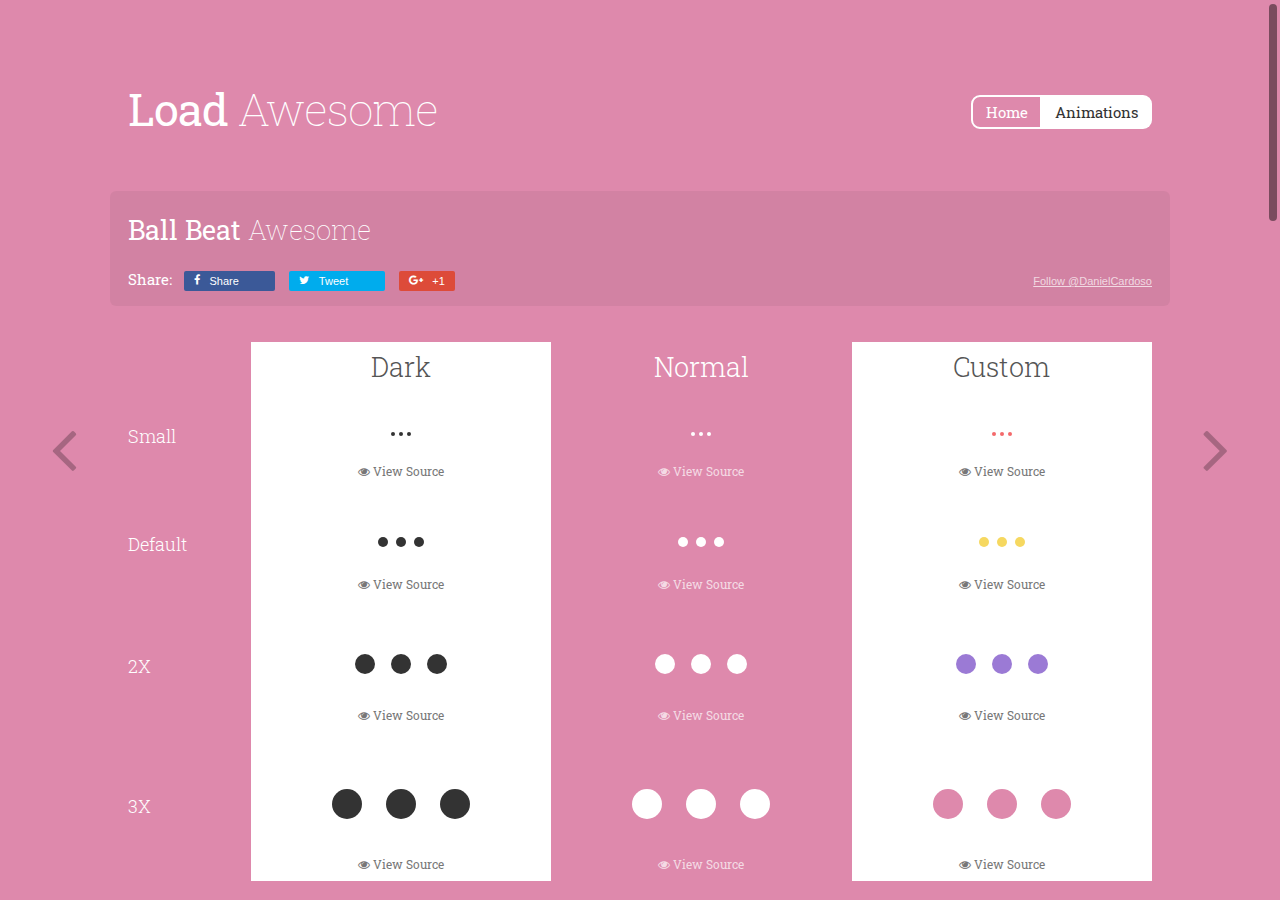
<file: load-awesome-1.1.0/docs/animations/ball-beat.html>
<!DOCTYPE html>
<html lang="en">
<head>
    <meta charset="utf-8">
    <meta http-equiv="x-ua-compatible" content="ie=edge">
    <title>
        Ball Beat » Load Awesome
    </title>
    <meta name="description" content="An awesome collection of — Pure CSS — Loaders and Spinners">
    <meta name="viewport" content="width=device-width, initial-scale=1.0, maximum-scale=1.0, user-scalable=no">
    <meta property="og:type" content="website" />
    <meta property="og:site_name" content="Ball Beat » Load Awesome" />
    <meta property="og:url" content="http://github.danielcardoso.net/load-awesome/animations/ball-beat.html" />
    <meta property="og:title" content="Ball Beat » Load Awesome" />
    <meta property="og:description" content="An awesome collection of — Pure CSS — Loaders and Spinners" />
    <link rel="stylesheet" type="text/css" href="https://maxcdn.bootstrapcdn.com/bootstrap/3.3.4/css/bootstrap.min.css">
    <link rel="stylesheet" type="text/css" href="https://maxcdn.bootstrapcdn.com/font-awesome/4.3.0/css/font-awesome.min.css">
    <link rel="stylesheet" type="text/css" href="../assets/style.css" />
    <link rel="stylesheet" type="text/css" href="../assets/loaders.css" />
</head>
<body>
    <div class="wrapper nano" style="background-color: #de89ac; color: #de89ac;">
        <div class="nano-content">
            <!-- LOADERS_FORK_LINK -->
            <header class="absolute">
                <div class="la-docs-header-container">
                    <div class="left">
                        <h1 class="title">Load <span>Awesome</span></h1>
                    </div>
                    <div class="right text-right">
                        <!-- REMOVE_VIEW_HOME -->
                        <span class="buttongroup">
                            <a href="../" class="button button-circle">
                                Home
                            </a>
                            <a href="../animations.html" class="button button-circle active">
                                Animations
                            </a>
                        </span>
                        <!-- !REMOVE_VIEW_HOME -->
                    </div>
                    <div class="cf"></div>
                </div>
            </header>
            <main class="la-docs-social-sharing-container">
                <!-- REMOVE_VIEW_HOME -->
                <div class="la-docs-info-container text-left" style="margin: 0; padding: 10px 0 0;">
                    <h2 class="title">Ball Beat <span>Awesome</span></h2>
                </div>
                <!-- !REMOVE_VIEW_HOME -->
                <!-- SOCIAL_BUTTONS -->
                <div class="social-sharing header__share-buttons" data-permalink="http%3A%2F%2Fgithub.danielcardoso.net%2Fload-awesome%2Fanimations%2Fball-beat.html" data-permalink-github="danielcardoso/load-awesome">
                    <small class="social-sharing-title">Share: </small>
                    <!-- https://developers.facebook.com/docs/plugins/share-button/ -->
                    <a target="_blank" href="http://www.facebook.com/sharer.php?u=http%3A%2F%2Fgithub.danielcardoso.net%2Fload-awesome%2Fanimations%2Fball-beat.html" class="share-facebook">
                        <span class="fa fa-facebook"></span>
                        <span class="share-title">Share</span>
                        <span class="share-count">0</span>
                    </a>
                    <!-- https://dev.twitter.com/docs/intents -->
                    <a target="_blank" href="http://twitter.com/share?url=http%3A%2F%2Fgithub.danielcardoso.net%2Fload-awesome%2Fanimations%2Fball-beat.html&amp;text='Ball%20Beat'%2C%20an%20awesome%20pure%20%23CSS%20%23Loader%20%23Animation" class="share-twitter">
                        <span class="fa fa-twitter"></span>
                        <span class="share-title">Tweet</span>
                        <span class="share-count">0</span>
                    </a>
                    <!-- https://developers.google.com/+/web/share/ -->
                    <a target="_blank" href="http://plus.google.com/share?url=http%3A%2F%2Fgithub.danielcardoso.net%2Fload-awesome%2Fanimations%2Fball-beat.html" class="share-google">
                        <!-- Cannot get Google+ share count with JS yet -->
                        <span class="fa fa-google-plus"></span>
                        <span class="share-title">+1</span>
                        <span class="share-count">0</span>
                    </a>
                    <span>
                        <a class="twitter-follow-button" href="https://twitter.com/DanielCardoso" data-show-count="true" data-lang="en">
                        Follow @DanielCardoso
                        </a>
                        <script>
                        window.twttr = (function(d, s, id) {
                            var js, fjs = d.getElementsByTagName(s)[0],
                                t = window.twttr || {};
                            if (d.getElementById(id)) return t;
                            js = d.createElement(s);
                            js.id = id;
                            js.src = "https://platform.twitter.com/widgets.js";
                            fjs.parentNode.insertBefore(js, fjs);
                            t._e = [];
                            t.ready = function(f) {
                                t._e.push(f);
                            };
                            return t;
                        }(document, "script", "twitter-wjs"));
                        </script>
                    </span>
                </div>
                <!-- !SOCIAL_BUTTONS -->
            </main>
            <!-- REMOVE_VIEW_HOME -->
            <main class="no-padding-bottom">
                <a href="ball-atom.html" class="la-docs-prev-next la-docs-goto-prev">
                    <i class="fa fa-angle-left"></i>
                    <span>Ball Atom</span>
                </a>
                <a href="ball-circus.html" class="la-docs-prev-next la-docs-goto-next">
                    <i class="fa fa-angle-right"></i>
                    <span>Ball Circus</span>
                </a>
                <div class="items showroom auto-height title">
                    <div class="item">
                        &nbsp;
                    </div>
                    <div class="item bg-light">
                        <h2>Dark</h2>
                    </div>
                    <div class="item">
                        <h2>Normal</h2>
                    </div>
                    <div class="item bg-light">
                        <h2>Custom</h2>
                    </div>
                </div>
                <div class="items showroom auto-height">
                    <div class="item">
                        <h3>Small</h3>
                    </div>
                    <div class="item bg-light">
                        <div class="item-inner">
                            <div class="item-loader-container">
                                <div class="la-ball-beat la-dark la-sm">
                                    <div></div>
                                    <div></div>
                                    <div></div>
                                </div>
                            </div>
                        </div>
                        <div class="item-title">
                            <button type="button" data-type="la-docs-modal-trigger">
                                <i class="fa fa-eye"></i>
                                View Source
                            </button>
                        </div>
                    </div>
                    <div class="item">
                        <div class="item-inner">
                            <div class="item-loader-container">
                                <div class="la-ball-beat la-sm">
                                    <div></div>
                                    <div></div>
                                    <div></div>
                                </div>
                            </div>
                        </div>
                        <div class="item-title">
                            <button type="button" data-type="la-docs-modal-trigger">
                                <i class="fa fa-eye"></i>
                                View Source
                            </button>
                        </div>
                    </div>
                    <div class="item bg-light">
                        <div class="item-inner">
                            <div class="item-loader-container">
                                <div style="color: #f4696b" class="la-ball-beat la-sm">
                                    <div></div>
                                    <div></div>
                                    <div></div>
                                </div>
                            </div>
                        </div>
                        <div class="item-title">
                            <button type="button" data-type="la-docs-modal-trigger">
                                <i class="fa fa-eye"></i>
                                View Source
                            </button>
                        </div>
                    </div>
                </div>
                <div class="items showroom auto-height">
                    <div class="item">
                        <h3>Default</h3>
                    </div>
                    <div class="item bg-light">
                        <div class="item-inner">
                            <div class="item-loader-container">
                                <div class="la-ball-beat la-dark">
                                    <div></div>
                                    <div></div>
                                    <div></div>
                                </div>
                            </div>
                        </div>
                        <div class="item-title">
                            <button type="button" data-type="la-docs-modal-trigger">
                                <i class="fa fa-eye"></i>
                                View Source
                            </button>
                        </div>
                    </div>
                    <div class="item">
                        <div class="item-inner">
                            <div class="item-loader-container">
                                <div class="la-ball-beat">
                                    <div></div>
                                    <div></div>
                                    <div></div>
                                </div>
                            </div>
                        </div>
                        <div class="item-title">
                            <button type="button" data-type="la-docs-modal-trigger">
                                <i class="fa fa-eye"></i>
                                View Source
                            </button>
                        </div>
                    </div>
                    <div class="item bg-light">
                        <div class="item-inner">
                            <div class="item-loader-container">
                                <div style="color: #f6d860" class="la-ball-beat">
                                    <div></div>
                                    <div></div>
                                    <div></div>
                                </div>
                            </div>
                        </div>
                        <div class="item-title">
                            <button type="button" data-type="la-docs-modal-trigger">
                                <i class="fa fa-eye"></i>
                                View Source
                            </button>
                        </div>
                    </div>
                </div>
                <div class="items showroom auto-height">
                    <div class="item">
                        <h3>2X</h3>
                    </div>
                    <div class="item bg-light">
                        <div class="item-inner">
                            <div class="item-loader-container">
                                <div class="la-ball-beat la-dark la-2x">
                                    <div></div>
                                    <div></div>
                                    <div></div>
                                </div>
                            </div>
                        </div>
                        <div class="item-title">
                            <button type="button" data-type="la-docs-modal-trigger">
                                <i class="fa fa-eye"></i>
                                View Source
                            </button>
                        </div>
                    </div>
                    <div class="item">
                        <div class="item-inner">
                            <div class="item-loader-container">
                                <div class="la-ball-beat la-2x">
                                    <div></div>
                                    <div></div>
                                    <div></div>
                                </div>
                            </div>
                        </div>
                        <div class="item-title">
                            <button type="button" data-type="la-docs-modal-trigger">
                                <i class="fa fa-eye"></i>
                                View Source
                            </button>
                        </div>
                    </div>
                    <div class="item bg-light">
                        <div class="item-inner">
                            <div class="item-loader-container">
                                <div style="color: #9b7ad5" class="la-ball-beat la-2x">
                                    <div></div>
                                    <div></div>
                                    <div></div>
                                </div>
                            </div>
                        </div>
                        <div class="item-title">
                            <button type="button" data-type="la-docs-modal-trigger">
                                <i class="fa fa-eye"></i>
                                View Source
                            </button>
                        </div>
                    </div>
                </div>
                <div class="items showroom auto-height">
                    <div class="item">
                        <h3>3X</h3>
                    </div>
                    <div class="item bg-light">
                        <div class="item-inner">
                            <div class="item-loader-container">
                                <div class="la-ball-beat la-dark la-3x">
                                    <div></div>
                                    <div></div>
                                    <div></div>
                                </div>
                            </div>
                        </div>
                        <div class="item-title">
                            <button type="button" data-type="la-docs-modal-trigger">
                                <i class="fa fa-eye"></i>
                                View Source
                            </button>
                        </div>
                    </div>
                    <div class="item">
                        <div class="item-inner">
                            <div class="item-loader-container">
                                <div class="la-ball-beat la-3x">
                                    <div></div>
                                    <div></div>
                                    <div></div>
                                </div>
                            </div>
                        </div>
                        <div class="item-title">
                            <button type="button" data-type="la-docs-modal-trigger">
                                <i class="fa fa-eye"></i>
                                View Source
                            </button>
                        </div>
                    </div>
                    <div class="item bg-light">
                        <div class="item-inner">
                            <div class="item-loader-container">
                                <div style="color: #de89ac" class="la-ball-beat la-3x">
                                    <div></div>
                                    <div></div>
                                    <div></div>
                                </div>
                            </div>
                        </div>
                        <div class="item-title">
                            <button type="button" data-type="la-docs-modal-trigger">
                                <i class="fa fa-eye"></i>
                                View Source
                            </button>
                        </div>
                    </div>
                </div>
            </main>
            <main class="configuration">
                <h2>Usage</h2>
                <h3>HTML</h3>
                <pre><code class="language-markup">&lt;div class="la-ball-beat"&gt;
	&lt;div&gt;&lt;/div&gt;
	&lt;div&gt;&lt;/div&gt;
	&lt;div&gt;&lt;/div&gt;
&lt;/div&gt;</code></pre>
                <h3>CSS</h3>
                <pre><code class="language-css">/*!
 * Load Awesome v1.1.0 (http://github.danielcardoso.net/load-awesome/)
 * Copyright 2015 Daniel Cardoso &lt;@DanielCardoso&gt;
 * Licensed under MIT
 */
.la-ball-beat,
.la-ball-beat &gt; div {
    position: relative;
    -webkit-box-sizing: border-box;
       -moz-box-sizing: border-box;
            box-sizing: border-box;
}
.la-ball-beat {
    display: block;
    font-size: 0;
    color: #fff;
}
.la-ball-beat.la-dark {
    color: #333;
}
.la-ball-beat &gt; div {
    display: inline-block;
    float: none;
    background-color: currentColor;
    border: 0 solid currentColor;
}
.la-ball-beat {
    width: 54px;
    height: 18px;
}
.la-ball-beat &gt; div {
    width: 10px;
    height: 10px;
    margin: 4px;
    border-radius: 100%;
    -webkit-animation: ball-beat .7s -.15s infinite linear;
       -moz-animation: ball-beat .7s -.15s infinite linear;
         -o-animation: ball-beat .7s -.15s infinite linear;
            animation: ball-beat .7s -.15s infinite linear;
}
.la-ball-beat &gt; div:nth-child(2n-1) {
    -webkit-animation-delay: -.5s;
       -moz-animation-delay: -.5s;
         -o-animation-delay: -.5s;
            animation-delay: -.5s;
}
.la-ball-beat.la-sm {
    width: 26px;
    height: 8px;
}
.la-ball-beat.la-sm &gt; div {
    width: 4px;
    height: 4px;
    margin: 2px;
}
.la-ball-beat.la-2x {
    width: 108px;
    height: 36px;
}
.la-ball-beat.la-2x &gt; div {
    width: 20px;
    height: 20px;
    margin: 8px;
}
.la-ball-beat.la-3x {
    width: 162px;
    height: 54px;
}
.la-ball-beat.la-3x &gt; div {
    width: 30px;
    height: 30px;
    margin: 12px;
}
/*
 * Animation
 */
@-webkit-keyframes ball-beat {
    50% {
        opacity: .2;
        -webkit-transform: scale(.75);
                transform: scale(.75);
    }
    100% {
        opacity: 1;
        -webkit-transform: scale(1);
                transform: scale(1);
    }
}
@-moz-keyframes ball-beat {
    50% {
        opacity: .2;
        -moz-transform: scale(.75);
             transform: scale(.75);
    }
    100% {
        opacity: 1;
        -moz-transform: scale(1);
             transform: scale(1);
    }
}
@-o-keyframes ball-beat {
    50% {
        opacity: .2;
        -o-transform: scale(.75);
           transform: scale(.75);
    }
    100% {
        opacity: 1;
        -o-transform: scale(1);
           transform: scale(1);
    }
}
@keyframes ball-beat {
    50% {
        opacity: .2;
        -webkit-transform: scale(.75);
           -moz-transform: scale(.75);
             -o-transform: scale(.75);
                transform: scale(.75);
    }
    100% {
        opacity: 1;
        -webkit-transform: scale(1);
           -moz-transform: scale(1);
             -o-transform: scale(1);
                transform: scale(1);
    }
}
</code></pre>
            </main>
            <!-- !REMOVE_VIEW_HOME -->
            <main class="la-docs-footer">
                <footer>
                    <ul class="la-docs-footer-links">
                        <li>
                            Load Awesome 1.1.0
                        </li>
                        <li>·</li>
                        <li>Created by <a href="https://twitter.com/DanielCardoso" target="_blank">@DanielCardoso</a></li>
                        <li>·</li>
                        <li>Licensed under
                            <a rel="license" href="https://github.com/danielcardoso/load-awesome/blob/master/LICENSE" target="_blank">
                                MIT
                            </a>
                        </li>
                    </ul>
                    <ul class="la-docs-footer-links">
                        <li><a href="https://github.com/danielcardoso/load-awesome" target="_blank">GitHub Project</a></li>
                        <li>·</li>
                        <li><a href="https://github.com/danielcardoso/load-awesome/blob/master/CHANGELOG" target="_blank">Changelog</a></li>
                        <li>·</li>
                        <li><a href="https://github.com/danielcardoso/load-awesome/issues" target="_blank">Issues</a></li>
                        <li>·</li>
                        <li><a href="https://github.com/danielcardoso/load-awesome/releases" target="_blank">Releases</a></li>
                    </ul>
                </footer>
            </main>
        </div>
    </div>
    <!-- REMOVE_VIEW_HOME -->
    <div class="la-docs-modal">
        <div class="la-docs-modal-body">
            <h3>HTML Markup</h3>
            <div class="la-docs-modal-content"></div>
            <button type="button" class="la-docs-modal-close">Close Me!</button>
        </div>
    </div>
    <div class="la-docs-modal-dropdown"></div>
    <!-- !REMOVE_VIEW_HOME -->
    <script src="https://ajax.googleapis.com/ajax/libs/jquery/1.11.2/jquery.min.js"></script>
    <script src="../assets/plugins.min.js"></script>
    <script src="../assets/script.min.js"></script>
</body>
</html>
</file>
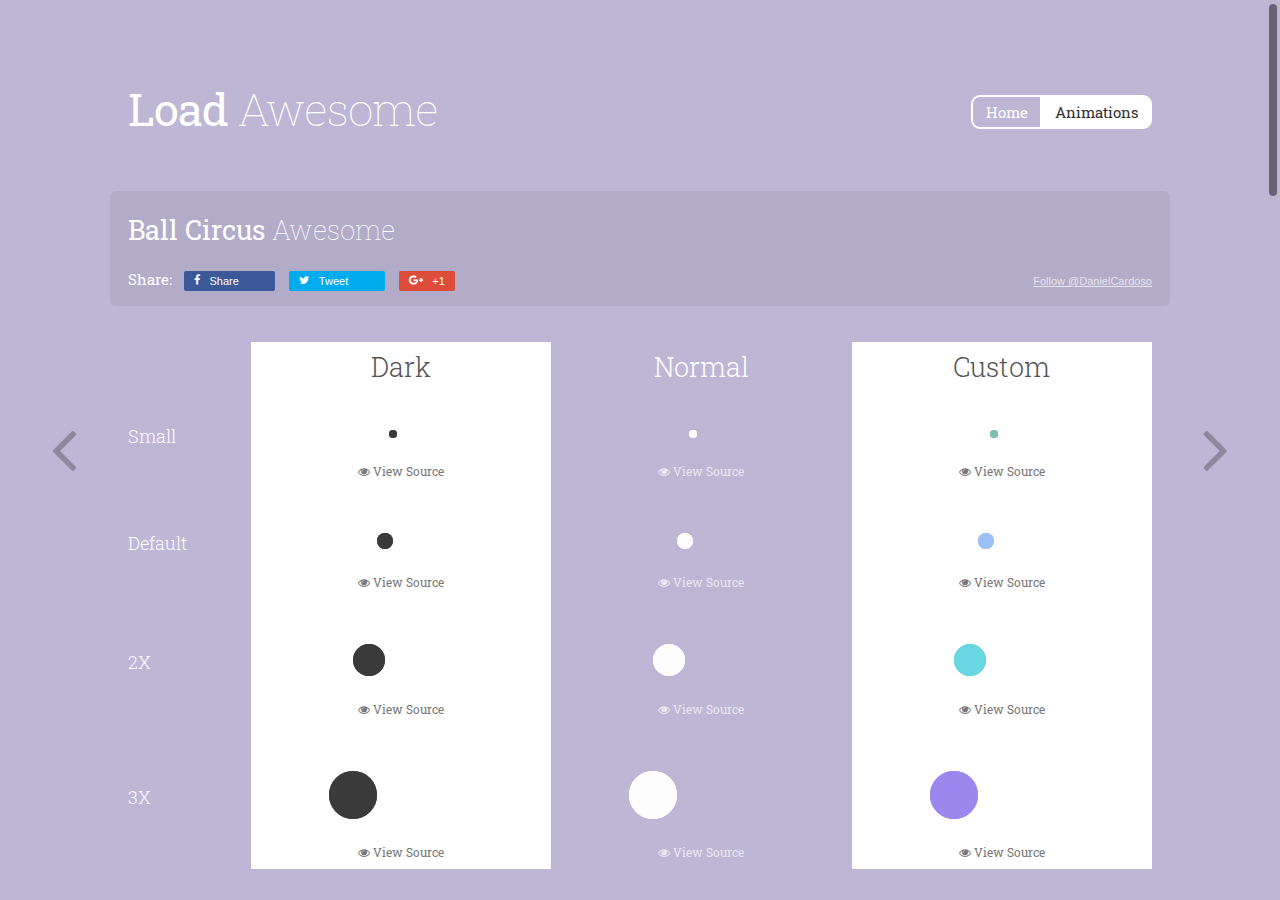
<file: load-awesome-1.1.0/docs/animations/ball-circus.html>
<!DOCTYPE html>
<html lang="en">
<head>
    <meta charset="utf-8">
    <meta http-equiv="x-ua-compatible" content="ie=edge">
    <title>
        Ball Circus » Load Awesome
    </title>
    <meta name="description" content="An awesome collection of — Pure CSS — Loaders and Spinners">
    <meta name="viewport" content="width=device-width, initial-scale=1.0, maximum-scale=1.0, user-scalable=no">
    <meta property="og:type" content="website" />
    <meta property="og:site_name" content="Ball Circus » Load Awesome" />
    <meta property="og:url" content="http://github.danielcardoso.net/load-awesome/animations/ball-circus.html" />
    <meta property="og:title" content="Ball Circus » Load Awesome" />
    <meta property="og:description" content="An awesome collection of — Pure CSS — Loaders and Spinners" />
    <link rel="stylesheet" type="text/css" href="https://maxcdn.bootstrapcdn.com/bootstrap/3.3.4/css/bootstrap.min.css">
    <link rel="stylesheet" type="text/css" href="https://maxcdn.bootstrapcdn.com/font-awesome/4.3.0/css/font-awesome.min.css">
    <link rel="stylesheet" type="text/css" href="../assets/style.css" />
    <link rel="stylesheet" type="text/css" href="../assets/loaders.css" />
</head>
<body>
    <div class="wrapper nano" style="background-color: #BDB6D4; color: #BDB6D4;">
        <div class="nano-content">
            <!-- LOADERS_FORK_LINK -->
            <header class="absolute">
                <div class="la-docs-header-container">
                    <div class="left">
                        <h1 class="title">Load <span>Awesome</span></h1>
                    </div>
                    <div class="right text-right">
                        <!-- REMOVE_VIEW_HOME -->
                        <span class="buttongroup">
                            <a href="../" class="button button-circle">
                                Home
                            </a>
                            <a href="../animations.html" class="button button-circle active">
                                Animations
                            </a>
                        </span>
                        <!-- !REMOVE_VIEW_HOME -->
                    </div>
                    <div class="cf"></div>
                </div>
            </header>
            <main class="la-docs-social-sharing-container">
                <!-- REMOVE_VIEW_HOME -->
                <div class="la-docs-info-container text-left" style="margin: 0; padding: 10px 0 0;">
                    <h2 class="title">Ball Circus <span>Awesome</span></h2>
                </div>
                <!-- !REMOVE_VIEW_HOME -->
                <!-- SOCIAL_BUTTONS -->
                <div class="social-sharing header__share-buttons" data-permalink="http%3A%2F%2Fgithub.danielcardoso.net%2Fload-awesome%2Fanimations%2Fball-circus.html" data-permalink-github="danielcardoso/load-awesome">
                    <small class="social-sharing-title">Share: </small>
                    <!-- https://developers.facebook.com/docs/plugins/share-button/ -->
                    <a target="_blank" href="http://www.facebook.com/sharer.php?u=http%3A%2F%2Fgithub.danielcardoso.net%2Fload-awesome%2Fanimations%2Fball-circus.html" class="share-facebook">
                        <span class="fa fa-facebook"></span>
                        <span class="share-title">Share</span>
                        <span class="share-count">0</span>
                    </a>
                    <!-- https://dev.twitter.com/docs/intents -->
                    <a target="_blank" href="http://twitter.com/share?url=http%3A%2F%2Fgithub.danielcardoso.net%2Fload-awesome%2Fanimations%2Fball-circus.html&amp;text='Ball%20Circus'%2C%20an%20awesome%20pure%20%23CSS%20%23Loader%20%23Animation" class="share-twitter">
                        <span class="fa fa-twitter"></span>
                        <span class="share-title">Tweet</span>
                        <span class="share-count">0</span>
                    </a>
                    <!-- https://developers.google.com/+/web/share/ -->
                    <a target="_blank" href="http://plus.google.com/share?url=http%3A%2F%2Fgithub.danielcardoso.net%2Fload-awesome%2Fanimations%2Fball-circus.html" class="share-google">
                        <!-- Cannot get Google+ share count with JS yet -->
                        <span class="fa fa-google-plus"></span>
                        <span class="share-title">+1</span>
                        <span class="share-count">0</span>
                    </a>
                    <span>
                        <a class="twitter-follow-button" href="https://twitter.com/DanielCardoso" data-show-count="true" data-lang="en">
                        Follow @DanielCardoso
                        </a>
                        <script>
                        window.twttr = (function(d, s, id) {
                            var js, fjs = d.getElementsByTagName(s)[0],
                                t = window.twttr || {};
                            if (d.getElementById(id)) return t;
                            js = d.createElement(s);
                            js.id = id;
                            js.src = "https://platform.twitter.com/widgets.js";
                            fjs.parentNode.insertBefore(js, fjs);
                            t._e = [];
                            t.ready = function(f) {
                                t._e.push(f);
                            };
                            return t;
                        }(document, "script", "twitter-wjs"));
                        </script>
                    </span>
                </div>
                <!-- !SOCIAL_BUTTONS -->
            </main>
            <!-- REMOVE_VIEW_HOME -->
            <main class="no-padding-bottom">
                <a href="ball-beat.html" class="la-docs-prev-next la-docs-goto-prev">
                    <i class="fa fa-angle-left"></i>
                    <span>Ball Beat</span>
                </a>
                <a href="ball-climbing-dot.html" class="la-docs-prev-next la-docs-goto-next">
                    <i class="fa fa-angle-right"></i>
                    <span>Ball Climbing Dot</span>
                </a>
                <div class="items showroom auto-height title">
                    <div class="item">
                        &nbsp;
                    </div>
                    <div class="item bg-light">
                        <h2>Dark</h2>
                    </div>
                    <div class="item">
                        <h2>Normal</h2>
                    </div>
                    <div class="item bg-light">
                        <h2>Custom</h2>
                    </div>
                </div>
                <div class="items showroom auto-height">
                    <div class="item">
                        <h3>Small</h3>
                    </div>
                    <div class="item bg-light">
                        <div class="item-inner">
                            <div class="item-loader-container">
                                <div class="la-ball-circus la-dark la-sm">
                                    <div></div>
                                    <div></div>
                                    <div></div>
                                    <div></div>
                                    <div></div>
                                </div>
                            </div>
                        </div>
                        <div class="item-title">
                            <button type="button" data-type="la-docs-modal-trigger">
                                <i class="fa fa-eye"></i>
                                View Source
                            </button>
                        </div>
                    </div>
                    <div class="item">
                        <div class="item-inner">
                            <div class="item-loader-container">
                                <div class="la-ball-circus la-sm">
                                    <div></div>
                                    <div></div>
                                    <div></div>
                                    <div></div>
                                    <div></div>
                                </div>
                            </div>
                        </div>
                        <div class="item-title">
                            <button type="button" data-type="la-docs-modal-trigger">
                                <i class="fa fa-eye"></i>
                                View Source
                            </button>
                        </div>
                    </div>
                    <div class="item bg-light">
                        <div class="item-inner">
                            <div class="item-loader-container">
                                <div style="color: #79bbb5" class="la-ball-circus la-sm">
                                    <div></div>
                                    <div></div>
                                    <div></div>
                                    <div></div>
                                    <div></div>
                                </div>
                            </div>
                        </div>
                        <div class="item-title">
                            <button type="button" data-type="la-docs-modal-trigger">
                                <i class="fa fa-eye"></i>
                                View Source
                            </button>
                        </div>
                    </div>
                </div>
                <div class="items showroom auto-height">
                    <div class="item">
                        <h3>Default</h3>
                    </div>
                    <div class="item bg-light">
                        <div class="item-inner">
                            <div class="item-loader-container">
                                <div class="la-ball-circus la-dark">
                                    <div></div>
                                    <div></div>
                                    <div></div>
                                    <div></div>
                                    <div></div>
                                </div>
                            </div>
                        </div>
                        <div class="item-title">
                            <button type="button" data-type="la-docs-modal-trigger">
                                <i class="fa fa-eye"></i>
                                View Source
                            </button>
                        </div>
                    </div>
                    <div class="item">
                        <div class="item-inner">
                            <div class="item-loader-container">
                                <div class="la-ball-circus">
                                    <div></div>
                                    <div></div>
                                    <div></div>
                                    <div></div>
                                    <div></div>
                                </div>
                            </div>
                        </div>
                        <div class="item-title">
                            <button type="button" data-type="la-docs-modal-trigger">
                                <i class="fa fa-eye"></i>
                                View Source
                            </button>
                        </div>
                    </div>
                    <div class="item bg-light">
                        <div class="item-inner">
                            <div class="item-loader-container">
                                <div style="color: #98bff6" class="la-ball-circus">
                                    <div></div>
                                    <div></div>
                                    <div></div>
                                    <div></div>
                                    <div></div>
                                </div>
                            </div>
                        </div>
                        <div class="item-title">
                            <button type="button" data-type="la-docs-modal-trigger">
                                <i class="fa fa-eye"></i>
                                View Source
                            </button>
                        </div>
                    </div>
                </div>
                <div class="items showroom auto-height">
                    <div class="item">
                        <h3>2X</h3>
                    </div>
                    <div class="item bg-light">
                        <div class="item-inner">
                            <div class="item-loader-container">
                                <div class="la-ball-circus la-dark la-2x">
                                    <div></div>
                                    <div></div>
                                    <div></div>
                                    <div></div>
                                    <div></div>
                                </div>
                            </div>
                        </div>
                        <div class="item-title">
                            <button type="button" data-type="la-docs-modal-trigger">
                                <i class="fa fa-eye"></i>
                                View Source
                            </button>
                        </div>
                    </div>
                    <div class="item">
                        <div class="item-inner">
                            <div class="item-loader-container">
                                <div class="la-ball-circus la-2x">
                                    <div></div>
                                    <div></div>
                                    <div></div>
                                    <div></div>
                                    <div></div>
                                </div>
                            </div>
                        </div>
                        <div class="item-title">
                            <button type="button" data-type="la-docs-modal-trigger">
                                <i class="fa fa-eye"></i>
                                View Source
                            </button>
                        </div>
                    </div>
                    <div class="item bg-light">
                        <div class="item-inner">
                            <div class="item-loader-container">
                                <div style="color: #64d6e2" class="la-ball-circus la-2x">
                                    <div></div>
                                    <div></div>
                                    <div></div>
                                    <div></div>
                                    <div></div>
                                </div>
                            </div>
                        </div>
                        <div class="item-title">
                            <button type="button" data-type="la-docs-modal-trigger">
                                <i class="fa fa-eye"></i>
                                View Source
                            </button>
                        </div>
                    </div>
                </div>
                <div class="items showroom auto-height">
                    <div class="item">
                        <h3>3X</h3>
                    </div>
                    <div class="item bg-light">
                        <div class="item-inner">
                            <div class="item-loader-container">
                                <div class="la-ball-circus la-dark la-3x">
                                    <div></div>
                                    <div></div>
                                    <div></div>
                                    <div></div>
                                    <div></div>
                                </div>
                            </div>
                        </div>
                        <div class="item-title">
                            <button type="button" data-type="la-docs-modal-trigger">
                                <i class="fa fa-eye"></i>
                                View Source
                            </button>
                        </div>
                    </div>
                    <div class="item">
                        <div class="item-inner">
                            <div class="item-loader-container">
                                <div class="la-ball-circus la-3x">
                                    <div></div>
                                    <div></div>
                                    <div></div>
                                    <div></div>
                                    <div></div>
                                </div>
                            </div>
                        </div>
                        <div class="item-title">
                            <button type="button" data-type="la-docs-modal-trigger">
                                <i class="fa fa-eye"></i>
                                View Source
                            </button>
                        </div>
                    </div>
                    <div class="item bg-light">
                        <div class="item-inner">
                            <div class="item-loader-container">
                                <div style="color: #9784ed" class="la-ball-circus la-3x">
                                    <div></div>
                                    <div></div>
                                    <div></div>
                                    <div></div>
                                    <div></div>
                                </div>
                            </div>
                        </div>
                        <div class="item-title">
                            <button type="button" data-type="la-docs-modal-trigger">
                                <i class="fa fa-eye"></i>
                                View Source
                            </button>
                        </div>
                    </div>
                </div>
            </main>
            <main class="configuration">
                <h2>Usage</h2>
                <h3>HTML</h3>
                <pre><code class="language-markup">&lt;div class="la-ball-circus"&gt;
	&lt;div&gt;&lt;/div&gt;
	&lt;div&gt;&lt;/div&gt;
	&lt;div&gt;&lt;/div&gt;
	&lt;div&gt;&lt;/div&gt;
	&lt;div&gt;&lt;/div&gt;
&lt;/div&gt;</code></pre>
                <h3>CSS</h3>
                <pre><code class="language-css">/*!
 * Load Awesome v1.1.0 (http://github.danielcardoso.net/load-awesome/)
 * Copyright 2015 Daniel Cardoso &lt;@DanielCardoso&gt;
 * Licensed under MIT
 */
.la-ball-circus,
.la-ball-circus &gt; div {
    position: relative;
    -webkit-box-sizing: border-box;
       -moz-box-sizing: border-box;
            box-sizing: border-box;
}
.la-ball-circus {
    display: block;
    font-size: 0;
    color: #fff;
}
.la-ball-circus.la-dark {
    color: #333;
}
.la-ball-circus &gt; div {
    display: inline-block;
    float: none;
    background-color: currentColor;
    border: 0 solid currentColor;
}
.la-ball-circus {
    width: 16px;
    height: 16px;
}
.la-ball-circus &gt; div {
    position: absolute;
    top: 0;
    left: -100%;
    display: block;
    width: 16px;
    width: 100%;
    height: 16px;
    height: 100%;
    border-radius: 100%;
    opacity: .5;
    -webkit-animation: ball-circus-position 2.5s infinite cubic-bezier(.25, 0, .75, 1), ball-circus-size 2.5s infinite cubic-bezier(.25, 0, .75, 1);
       -moz-animation: ball-circus-position 2.5s infinite cubic-bezier(.25, 0, .75, 1), ball-circus-size 2.5s infinite cubic-bezier(.25, 0, .75, 1);
         -o-animation: ball-circus-position 2.5s infinite cubic-bezier(.25, 0, .75, 1), ball-circus-size 2.5s infinite cubic-bezier(.25, 0, .75, 1);
            animation: ball-circus-position 2.5s infinite cubic-bezier(.25, 0, .75, 1), ball-circus-size 2.5s infinite cubic-bezier(.25, 0, .75, 1);
}
.la-ball-circus &gt; div:nth-child(1) {
    -webkit-animation-delay: 0s, -.5s;
       -moz-animation-delay: 0s, -.5s;
         -o-animation-delay: 0s, -.5s;
            animation-delay: 0s, -.5s;
}
.la-ball-circus &gt; div:nth-child(2) {
    -webkit-animation-delay: -.5s, -1s;
       -moz-animation-delay: -.5s, -1s;
         -o-animation-delay: -.5s, -1s;
            animation-delay: -.5s, -1s;
}
.la-ball-circus &gt; div:nth-child(3) {
    -webkit-animation-delay: -1s, -1.5s;
       -moz-animation-delay: -1s, -1.5s;
         -o-animation-delay: -1s, -1.5s;
            animation-delay: -1s, -1.5s;
}
.la-ball-circus &gt; div:nth-child(4) {
    -webkit-animation-delay: -1.5s, -2s;
       -moz-animation-delay: -1.5s, -2s;
         -o-animation-delay: -1.5s, -2s;
            animation-delay: -1.5s, -2s;
}
.la-ball-circus &gt; div:nth-child(5) {
    -webkit-animation-delay: -2s, -2.5s;
       -moz-animation-delay: -2s, -2.5s;
         -o-animation-delay: -2s, -2.5s;
            animation-delay: -2s, -2.5s;
}
.la-ball-circus.la-sm {
    width: 8px;
    height: 8px;
}
.la-ball-circus.la-sm &gt; div {
    width: 8px;
    height: 8px;
}
.la-ball-circus.la-2x {
    width: 32px;
    height: 32px;
}
.la-ball-circus.la-2x &gt; div {
    width: 32px;
    height: 32px;
}
.la-ball-circus.la-3x {
    width: 48px;
    height: 48px;
}
.la-ball-circus.la-3x &gt; div {
    width: 48px;
    height: 48px;
}
/*
 * Animations
 */
@-webkit-keyframes ball-circus-position {
    50% {
        left: 100%;
    }
}
@-moz-keyframes ball-circus-position {
    50% {
        left: 100%;
    }
}
@-o-keyframes ball-circus-position {
    50% {
        left: 100%;
    }
}
@keyframes ball-circus-position {
    50% {
        left: 100%;
    }
}
@-webkit-keyframes ball-circus-size {
    50% {
        -webkit-transform: scale(.3, .3);
                transform: scale(.3, .3);
    }
}
@-moz-keyframes ball-circus-size {
    50% {
        -moz-transform: scale(.3, .3);
             transform: scale(.3, .3);
    }
}
@-o-keyframes ball-circus-size {
    50% {
        -o-transform: scale(.3, .3);
           transform: scale(.3, .3);
    }
}
@keyframes ball-circus-size {
    50% {
        -webkit-transform: scale(.3, .3);
           -moz-transform: scale(.3, .3);
             -o-transform: scale(.3, .3);
                transform: scale(.3, .3);
    }
}
</code></pre>
            </main>
            <!-- !REMOVE_VIEW_HOME -->
            <main class="la-docs-footer">
                <footer>
                    <ul class="la-docs-footer-links">
                        <li>
                            Load Awesome 1.1.0
                        </li>
                        <li>·</li>
                        <li>Created by <a href="https://twitter.com/DanielCardoso" target="_blank">@DanielCardoso</a></li>
                        <li>·</li>
                        <li>Licensed under
                            <a rel="license" href="https://github.com/danielcardoso/load-awesome/blob/master/LICENSE" target="_blank">
                                MIT
                            </a>
                        </li>
                    </ul>
                    <ul class="la-docs-footer-links">
                        <li><a href="https://github.com/danielcardoso/load-awesome" target="_blank">GitHub Project</a></li>
                        <li>·</li>
                        <li><a href="https://github.com/danielcardoso/load-awesome/blob/master/CHANGELOG" target="_blank">Changelog</a></li>
                        <li>·</li>
                        <li><a href="https://github.com/danielcardoso/load-awesome/issues" target="_blank">Issues</a></li>
                        <li>·</li>
                        <li><a href="https://github.com/danielcardoso/load-awesome/releases" target="_blank">Releases</a></li>
                    </ul>
                </footer>
            </main>
        </div>
    </div>
    <!-- REMOVE_VIEW_HOME -->
    <div class="la-docs-modal">
        <div class="la-docs-modal-body">
            <h3>HTML Markup</h3>
            <div class="la-docs-modal-content"></div>
            <button type="button" class="la-docs-modal-close">Close Me!</button>
        </div>
    </div>
    <div class="la-docs-modal-dropdown"></div>
    <!-- !REMOVE_VIEW_HOME -->
    <script src="https://ajax.googleapis.com/ajax/libs/jquery/1.11.2/jquery.min.js"></script>
    <script src="../assets/plugins.min.js"></script>
    <script src="../assets/script.min.js"></script>
</body>
</html>
</file>
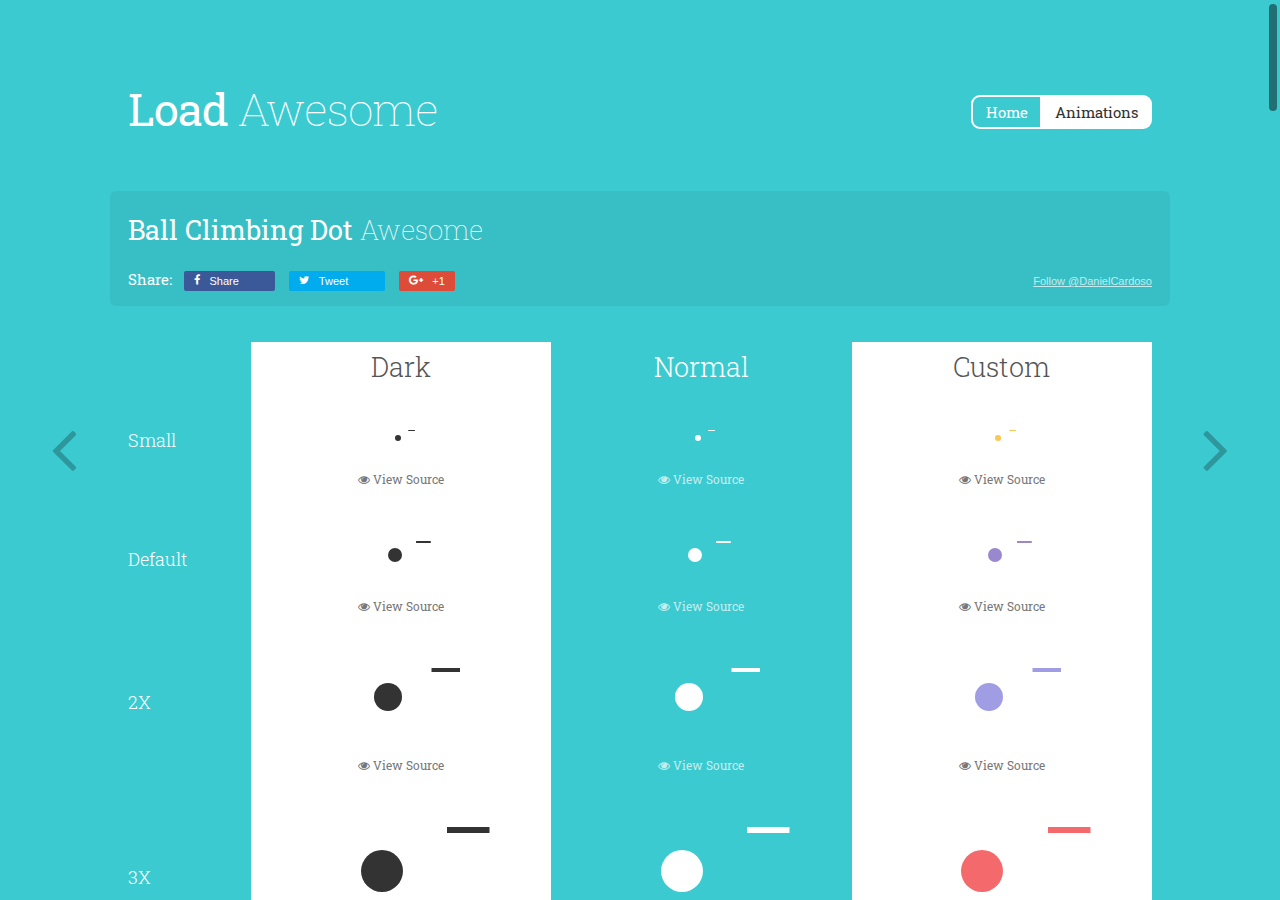
<file: load-awesome-1.1.0/docs/animations/ball-climbing-dot.html>
<!DOCTYPE html>
<html lang="en">
<head>
    <meta charset="utf-8">
    <meta http-equiv="x-ua-compatible" content="ie=edge">
    <title>
        Ball Climbing Dot » Load Awesome
    </title>
    <meta name="description" content="An awesome collection of — Pure CSS — Loaders and Spinners">
    <meta name="viewport" content="width=device-width, initial-scale=1.0, maximum-scale=1.0, user-scalable=no">
    <meta property="og:type" content="website" />
    <meta property="og:site_name" content="Ball Climbing Dot » Load Awesome" />
    <meta property="og:url" content="http://github.danielcardoso.net/load-awesome/animations/ball-climbing-dot.html" />
    <meta property="og:title" content="Ball Climbing Dot » Load Awesome" />
    <meta property="og:description" content="An awesome collection of — Pure CSS — Loaders and Spinners" />
    <link rel="stylesheet" type="text/css" href="https://maxcdn.bootstrapcdn.com/bootstrap/3.3.4/css/bootstrap.min.css">
    <link rel="stylesheet" type="text/css" href="https://maxcdn.bootstrapcdn.com/font-awesome/4.3.0/css/font-awesome.min.css">
    <link rel="stylesheet" type="text/css" href="../assets/style.css" />
    <link rel="stylesheet" type="text/css" href="../assets/loaders.css" />
</head>
<body>
    <div class="wrapper nano" style="background-color: #3ccad1; color: #3ccad1;">
        <div class="nano-content">
            <!-- LOADERS_FORK_LINK -->
            <header class="absolute">
                <div class="la-docs-header-container">
                    <div class="left">
                        <h1 class="title">Load <span>Awesome</span></h1>
                    </div>
                    <div class="right text-right">
                        <!-- REMOVE_VIEW_HOME -->
                        <span class="buttongroup">
                            <a href="../" class="button button-circle">
                                Home
                            </a>
                            <a href="../animations.html" class="button button-circle active">
                                Animations
                            </a>
                        </span>
                        <!-- !REMOVE_VIEW_HOME -->
                    </div>
                    <div class="cf"></div>
                </div>
            </header>
            <main class="la-docs-social-sharing-container">
                <!-- REMOVE_VIEW_HOME -->
                <div class="la-docs-info-container text-left" style="margin: 0; padding: 10px 0 0;">
                    <h2 class="title">Ball Climbing Dot <span>Awesome</span></h2>
                </div>
                <!-- !REMOVE_VIEW_HOME -->
                <!-- SOCIAL_BUTTONS -->
                <div class="social-sharing header__share-buttons" data-permalink="http%3A%2F%2Fgithub.danielcardoso.net%2Fload-awesome%2Fanimations%2Fball-climbing-dot.html" data-permalink-github="danielcardoso/load-awesome">
                    <small class="social-sharing-title">Share: </small>
                    <!-- https://developers.facebook.com/docs/plugins/share-button/ -->
                    <a target="_blank" href="http://www.facebook.com/sharer.php?u=http%3A%2F%2Fgithub.danielcardoso.net%2Fload-awesome%2Fanimations%2Fball-climbing-dot.html" class="share-facebook">
                        <span class="fa fa-facebook"></span>
                        <span class="share-title">Share</span>
                        <span class="share-count">0</span>
                    </a>
                    <!-- https://dev.twitter.com/docs/intents -->
                    <a target="_blank" href="http://twitter.com/share?url=http%3A%2F%2Fgithub.danielcardoso.net%2Fload-awesome%2Fanimations%2Fball-climbing-dot.html&amp;text='Ball%20Climbing%20Dot'%2C%20an%20awesome%20pure%20%23CSS%20%23Loader%20%23Animation" class="share-twitter">
                        <span class="fa fa-twitter"></span>
                        <span class="share-title">Tweet</span>
                        <span class="share-count">0</span>
                    </a>
                    <!-- https://developers.google.com/+/web/share/ -->
                    <a target="_blank" href="http://plus.google.com/share?url=http%3A%2F%2Fgithub.danielcardoso.net%2Fload-awesome%2Fanimations%2Fball-climbing-dot.html" class="share-google">
                        <!-- Cannot get Google+ share count with JS yet -->
                        <span class="fa fa-google-plus"></span>
                        <span class="share-title">+1</span>
                        <span class="share-count">0</span>
                    </a>
                    <span>
                        <a class="twitter-follow-button" href="https://twitter.com/DanielCardoso" data-show-count="true" data-lang="en">
                        Follow @DanielCardoso
                        </a>
                        <script>
                        window.twttr = (function(d, s, id) {
                            var js, fjs = d.getElementsByTagName(s)[0],
                                t = window.twttr || {};
                            if (d.getElementById(id)) return t;
                            js = d.createElement(s);
                            js.id = id;
                            js.src = "https://platform.twitter.com/widgets.js";
                            fjs.parentNode.insertBefore(js, fjs);
                            t._e = [];
                            t.ready = function(f) {
                                t._e.push(f);
                            };
                            return t;
                        }(document, "script", "twitter-wjs"));
                        </script>
                    </span>
                </div>
                <!-- !SOCIAL_BUTTONS -->
            </main>
            <!-- REMOVE_VIEW_HOME -->
            <main class="no-padding-bottom">
                <a href="ball-circus.html" class="la-docs-prev-next la-docs-goto-prev">
                    <i class="fa fa-angle-left"></i>
                    <span>Ball Circus</span>
                </a>
                <a href="ball-clip-rotate.html" class="la-docs-prev-next la-docs-goto-next">
                    <i class="fa fa-angle-right"></i>
                    <span>Ball Clip Rotate</span>
                </a>
                <div class="items showroom auto-height title">
                    <div class="item">
                        &nbsp;
                    </div>
                    <div class="item bg-light">
                        <h2>Dark</h2>
                    </div>
                    <div class="item">
                        <h2>Normal</h2>
                    </div>
                    <div class="item bg-light">
                        <h2>Custom</h2>
                    </div>
                </div>
                <div class="items showroom auto-height">
                    <div class="item">
                        <h3>Small</h3>
                    </div>
                    <div class="item bg-light">
                        <div class="item-inner">
                            <div class="item-loader-container">
                                <div class="la-ball-climbing-dot la-dark la-sm">
                                    <div></div>
                                    <div></div>
                                    <div></div>
                                    <div></div>
                                </div>
                            </div>
                        </div>
                        <div class="item-title">
                            <button type="button" data-type="la-docs-modal-trigger">
                                <i class="fa fa-eye"></i>
                                View Source
                            </button>
                        </div>
                    </div>
                    <div class="item">
                        <div class="item-inner">
                            <div class="item-loader-container">
                                <div class="la-ball-climbing-dot la-sm">
                                    <div></div>
                                    <div></div>
                                    <div></div>
                                    <div></div>
                                </div>
                            </div>
                        </div>
                        <div class="item-title">
                            <button type="button" data-type="la-docs-modal-trigger">
                                <i class="fa fa-eye"></i>
                                View Source
                            </button>
                        </div>
                    </div>
                    <div class="item bg-light">
                        <div class="item-inner">
                            <div class="item-loader-container">
                                <div style="color: #fec54f" class="la-ball-climbing-dot la-sm">
                                    <div></div>
                                    <div></div>
                                    <div></div>
                                    <div></div>
                                </div>
                            </div>
                        </div>
                        <div class="item-title">
                            <button type="button" data-type="la-docs-modal-trigger">
                                <i class="fa fa-eye"></i>
                                View Source
                            </button>
                        </div>
                    </div>
                </div>
                <div class="items showroom auto-height">
                    <div class="item">
                        <h3>Default</h3>
                    </div>
                    <div class="item bg-light">
                        <div class="item-inner">
                            <div class="item-loader-container">
                                <div class="la-ball-climbing-dot la-dark">
                                    <div></div>
                                    <div></div>
                                    <div></div>
                                    <div></div>
                                </div>
                            </div>
                        </div>
                        <div class="item-title">
                            <button type="button" data-type="la-docs-modal-trigger">
                                <i class="fa fa-eye"></i>
                                View Source
                            </button>
                        </div>
                    </div>
                    <div class="item">
                        <div class="item-inner">
                            <div class="item-loader-container">
                                <div class="la-ball-climbing-dot">
                                    <div></div>
                                    <div></div>
                                    <div></div>
                                    <div></div>
                                </div>
                            </div>
                        </div>
                        <div class="item-title">
                            <button type="button" data-type="la-docs-modal-trigger">
                                <i class="fa fa-eye"></i>
                                View Source
                            </button>
                        </div>
                    </div>
                    <div class="item bg-light">
                        <div class="item-inner">
                            <div class="item-loader-container">
                                <div style="color: #9988cd" class="la-ball-climbing-dot">
                                    <div></div>
                                    <div></div>
                                    <div></div>
                                    <div></div>
                                </div>
                            </div>
                        </div>
                        <div class="item-title">
                            <button type="button" data-type="la-docs-modal-trigger">
                                <i class="fa fa-eye"></i>
                                View Source
                            </button>
                        </div>
                    </div>
                </div>
                <div class="items showroom auto-height">
                    <div class="item">
                        <h3>2X</h3>
                    </div>
                    <div class="item bg-light">
                        <div class="item-inner">
                            <div class="item-loader-container">
                                <div class="la-ball-climbing-dot la-dark la-2x">
                                    <div></div>
                                    <div></div>
                                    <div></div>
                                    <div></div>
                                </div>
                            </div>
                        </div>
                        <div class="item-title">
                            <button type="button" data-type="la-docs-modal-trigger">
                                <i class="fa fa-eye"></i>
                                View Source
                            </button>
                        </div>
                    </div>
                    <div class="item">
                        <div class="item-inner">
                            <div class="item-loader-container">
                                <div class="la-ball-climbing-dot la-2x">
                                    <div></div>
                                    <div></div>
                                    <div></div>
                                    <div></div>
                                </div>
                            </div>
                        </div>
                        <div class="item-title">
                            <button type="button" data-type="la-docs-modal-trigger">
                                <i class="fa fa-eye"></i>
                                View Source
                            </button>
                        </div>
                    </div>
                    <div class="item bg-light">
                        <div class="item-inner">
                            <div class="item-loader-container">
                                <div style="color: #a09de5" class="la-ball-climbing-dot la-2x">
                                    <div></div>
                                    <div></div>
                                    <div></div>
                                    <div></div>
                                </div>
                            </div>
                        </div>
                        <div class="item-title">
                            <button type="button" data-type="la-docs-modal-trigger">
                                <i class="fa fa-eye"></i>
                                View Source
                            </button>
                        </div>
                    </div>
                </div>
                <div class="items showroom auto-height">
                    <div class="item">
                        <h3>3X</h3>
                    </div>
                    <div class="item bg-light">
                        <div class="item-inner">
                            <div class="item-loader-container">
                                <div class="la-ball-climbing-dot la-dark la-3x">
                                    <div></div>
                                    <div></div>
                                    <div></div>
                                    <div></div>
                                </div>
                            </div>
                        </div>
                        <div class="item-title">
                            <button type="button" data-type="la-docs-modal-trigger">
                                <i class="fa fa-eye"></i>
                                View Source
                            </button>
                        </div>
                    </div>
                    <div class="item">
                        <div class="item-inner">
                            <div class="item-loader-container">
                                <div class="la-ball-climbing-dot la-3x">
                                    <div></div>
                                    <div></div>
                                    <div></div>
                                    <div></div>
                                </div>
                            </div>
                        </div>
                        <div class="item-title">
                            <button type="button" data-type="la-docs-modal-trigger">
                                <i class="fa fa-eye"></i>
                                View Source
                            </button>
                        </div>
                    </div>
                    <div class="item bg-light">
                        <div class="item-inner">
                            <div class="item-loader-container">
                                <div style="color: #f4696b" class="la-ball-climbing-dot la-3x">
                                    <div></div>
                                    <div></div>
                                    <div></div>
                                    <div></div>
                                </div>
                            </div>
                        </div>
                        <div class="item-title">
                            <button type="button" data-type="la-docs-modal-trigger">
                                <i class="fa fa-eye"></i>
                                View Source
                            </button>
                        </div>
                    </div>
                </div>
            </main>
            <main class="configuration">
                <h2>Usage</h2>
                <h3>HTML</h3>
                <pre><code class="language-markup">&lt;div class="la-ball-climbing-dot"&gt;
	&lt;div&gt;&lt;/div&gt;
	&lt;div&gt;&lt;/div&gt;
	&lt;div&gt;&lt;/div&gt;
	&lt;div&gt;&lt;/div&gt;
&lt;/div&gt;</code></pre>
                <h3>CSS</h3>
                <pre><code class="language-css">/*!
 * Load Awesome v1.1.0 (http://github.danielcardoso.net/load-awesome/)
 * Copyright 2015 Daniel Cardoso &lt;@DanielCardoso&gt;
 * Licensed under MIT
 */
.la-ball-climbing-dot,
.la-ball-climbing-dot &gt; div {
    position: relative;
    -webkit-box-sizing: border-box;
       -moz-box-sizing: border-box;
            box-sizing: border-box;
}
.la-ball-climbing-dot {
    display: block;
    font-size: 0;
    color: #fff;
}
.la-ball-climbing-dot.la-dark {
    color: #333;
}
.la-ball-climbing-dot &gt; div {
    display: inline-block;
    float: none;
    background-color: currentColor;
    border: 0 solid currentColor;
}
.la-ball-climbing-dot {
    width: 42px;
    height: 32px;
}
.la-ball-climbing-dot &gt; div:nth-child(1) {
    position: absolute;
    bottom: 32%;
    left: 18%;
    width: 14px;
    height: 14px;
    border-radius: 100%;
    -webkit-transform-origin: center bottom;
       -moz-transform-origin: center bottom;
        -ms-transform-origin: center bottom;
         -o-transform-origin: center bottom;
            transform-origin: center bottom;
    -webkit-animation: ball-climbing-dot-jump .6s ease-in-out infinite;
       -moz-animation: ball-climbing-dot-jump .6s ease-in-out infinite;
         -o-animation: ball-climbing-dot-jump .6s ease-in-out infinite;
            animation: ball-climbing-dot-jump .6s ease-in-out infinite;
}
.la-ball-climbing-dot &gt; div:not(:nth-child(1)) {
    position: absolute;
    top: 0;
    right: 0;
    width: 14px;
    height: 2px;
    border-radius: 0;
    -webkit-transform: translate(60%, 0);
       -moz-transform: translate(60%, 0);
        -ms-transform: translate(60%, 0);
         -o-transform: translate(60%, 0);
            transform: translate(60%, 0);
    -webkit-animation: ball-climbing-dot-steps 1.8s linear infinite;
       -moz-animation: ball-climbing-dot-steps 1.8s linear infinite;
         -o-animation: ball-climbing-dot-steps 1.8s linear infinite;
            animation: ball-climbing-dot-steps 1.8s linear infinite;
}
.la-ball-climbing-dot &gt; div:not(:nth-child(1)):nth-child(2) {
    -webkit-animation-delay: 0ms;
       -moz-animation-delay: 0ms;
         -o-animation-delay: 0ms;
            animation-delay: 0ms;
}
.la-ball-climbing-dot &gt; div:not(:nth-child(1)):nth-child(3) {
    -webkit-animation-delay: -600ms;
       -moz-animation-delay: -600ms;
         -o-animation-delay: -600ms;
            animation-delay: -600ms;
}
.la-ball-climbing-dot &gt; div:not(:nth-child(1)):nth-child(4) {
    -webkit-animation-delay: -1200ms;
       -moz-animation-delay: -1200ms;
         -o-animation-delay: -1200ms;
            animation-delay: -1200ms;
}
.la-ball-climbing-dot.la-sm {
    width: 20px;
    height: 16px;
}
.la-ball-climbing-dot.la-sm &gt; div:nth-child(1) {
    width: 6px;
    height: 6px;
}
.la-ball-climbing-dot.la-sm &gt; div:not(:nth-child(1)) {
    width: 6px;
    height: 1px;
}
.la-ball-climbing-dot.la-2x {
    width: 84px;
    height: 64px;
}
.la-ball-climbing-dot.la-2x &gt; div:nth-child(1) {
    width: 28px;
    height: 28px;
}
.la-ball-climbing-dot.la-2x &gt; div:not(:nth-child(1)) {
    width: 28px;
    height: 4px;
}
.la-ball-climbing-dot.la-3x {
    width: 126px;
    height: 96px;
}
.la-ball-climbing-dot.la-3x &gt; div:nth-child(1) {
    width: 42px;
    height: 42px;
}
.la-ball-climbing-dot.la-3x &gt; div:not(:nth-child(1)) {
    width: 42px;
    height: 6px;
}
/*
 * Animations
 */
@-webkit-keyframes ball-climbing-dot-jump {
    0% {
        -webkit-transform: scale(1, .7);
                transform: scale(1, .7);
    }
    20% {
        -webkit-transform: scale(.7, 1.2);
                transform: scale(.7, 1.2);
    }
    40% {
        -webkit-transform: scale(1, 1);
                transform: scale(1, 1);
    }
    50% {
        bottom: 125%;
    }
    46% {
        -webkit-transform: scale(1, 1);
                transform: scale(1, 1);
    }
    80% {
        -webkit-transform: scale(.7, 1.2);
                transform: scale(.7, 1.2);
    }
    90% {
        -webkit-transform: scale(.7, 1.2);
                transform: scale(.7, 1.2);
    }
    100% {
        -webkit-transform: scale(1, .7);
                transform: scale(1, .7);
    }
}
@-moz-keyframes ball-climbing-dot-jump {
    0% {
        -moz-transform: scale(1, .7);
             transform: scale(1, .7);
    }
    20% {
        -moz-transform: scale(.7, 1.2);
             transform: scale(.7, 1.2);
    }
    40% {
        -moz-transform: scale(1, 1);
             transform: scale(1, 1);
    }
    50% {
        bottom: 125%;
    }
    46% {
        -moz-transform: scale(1, 1);
             transform: scale(1, 1);
    }
    80% {
        -moz-transform: scale(.7, 1.2);
             transform: scale(.7, 1.2);
    }
    90% {
        -moz-transform: scale(.7, 1.2);
             transform: scale(.7, 1.2);
    }
    100% {
        -moz-transform: scale(1, .7);
             transform: scale(1, .7);
    }
}
@-o-keyframes ball-climbing-dot-jump {
    0% {
        -o-transform: scale(1, .7);
           transform: scale(1, .7);
    }
    20% {
        -o-transform: scale(.7, 1.2);
           transform: scale(.7, 1.2);
    }
    40% {
        -o-transform: scale(1, 1);
           transform: scale(1, 1);
    }
    50% {
        bottom: 125%;
    }
    46% {
        -o-transform: scale(1, 1);
           transform: scale(1, 1);
    }
    80% {
        -o-transform: scale(.7, 1.2);
           transform: scale(.7, 1.2);
    }
    90% {
        -o-transform: scale(.7, 1.2);
           transform: scale(.7, 1.2);
    }
    100% {
        -o-transform: scale(1, .7);
           transform: scale(1, .7);
    }
}
@keyframes ball-climbing-dot-jump {
    0% {
        -webkit-transform: scale(1, .7);
           -moz-transform: scale(1, .7);
             -o-transform: scale(1, .7);
                transform: scale(1, .7);
    }
    20% {
        -webkit-transform: scale(.7, 1.2);
           -moz-transform: scale(.7, 1.2);
             -o-transform: scale(.7, 1.2);
                transform: scale(.7, 1.2);
    }
    40% {
        -webkit-transform: scale(1, 1);
           -moz-transform: scale(1, 1);
             -o-transform: scale(1, 1);
                transform: scale(1, 1);
    }
    50% {
        bottom: 125%;
    }
    46% {
        -webkit-transform: scale(1, 1);
           -moz-transform: scale(1, 1);
             -o-transform: scale(1, 1);
                transform: scale(1, 1);
    }
    80% {
        -webkit-transform: scale(.7, 1.2);
           -moz-transform: scale(.7, 1.2);
             -o-transform: scale(.7, 1.2);
                transform: scale(.7, 1.2);
    }
    90% {
        -webkit-transform: scale(.7, 1.2);
           -moz-transform: scale(.7, 1.2);
             -o-transform: scale(.7, 1.2);
                transform: scale(.7, 1.2);
    }
    100% {
        -webkit-transform: scale(1, .7);
           -moz-transform: scale(1, .7);
             -o-transform: scale(1, .7);
                transform: scale(1, .7);
    }
}
@-webkit-keyframes ball-climbing-dot-steps {
    0% {
        top: 0;
        right: 0;
        opacity: 0;
    }
    50% {
        opacity: 1;
    }
    100% {
        top: 100%;
        right: 100%;
        opacity: 0;
    }
}
@-moz-keyframes ball-climbing-dot-steps {
    0% {
        top: 0;
        right: 0;
        opacity: 0;
    }
    50% {
        opacity: 1;
    }
    100% {
        top: 100%;
        right: 100%;
        opacity: 0;
    }
}
@-o-keyframes ball-climbing-dot-steps {
    0% {
        top: 0;
        right: 0;
        opacity: 0;
    }
    50% {
        opacity: 1;
    }
    100% {
        top: 100%;
        right: 100%;
        opacity: 0;
    }
}
@keyframes ball-climbing-dot-steps {
    0% {
        top: 0;
        right: 0;
        opacity: 0;
    }
    50% {
        opacity: 1;
    }
    100% {
        top: 100%;
        right: 100%;
        opacity: 0;
    }
}
</code></pre>
            </main>
            <!-- !REMOVE_VIEW_HOME -->
            <main class="la-docs-footer">
                <footer>
                    <ul class="la-docs-footer-links">
                        <li>
                            Load Awesome 1.1.0
                        </li>
                        <li>·</li>
                        <li>Created by <a href="https://twitter.com/DanielCardoso" target="_blank">@DanielCardoso</a></li>
                        <li>·</li>
                        <li>Licensed under
                            <a rel="license" href="https://github.com/danielcardoso/load-awesome/blob/master/LICENSE" target="_blank">
                                MIT
                            </a>
                        </li>
                    </ul>
                    <ul class="la-docs-footer-links">
                        <li><a href="https://github.com/danielcardoso/load-awesome" target="_blank">GitHub Project</a></li>
                        <li>·</li>
                        <li><a href="https://github.com/danielcardoso/load-awesome/blob/master/CHANGELOG" target="_blank">Changelog</a></li>
                        <li>·</li>
                        <li><a href="https://github.com/danielcardoso/load-awesome/issues" target="_blank">Issues</a></li>
                        <li>·</li>
                        <li><a href="https://github.com/danielcardoso/load-awesome/releases" target="_blank">Releases</a></li>
                    </ul>
                </footer>
            </main>
        </div>
    </div>
    <!-- REMOVE_VIEW_HOME -->
    <div class="la-docs-modal">
        <div class="la-docs-modal-body">
            <h3>HTML Markup</h3>
            <div class="la-docs-modal-content"></div>
            <button type="button" class="la-docs-modal-close">Close Me!</button>
        </div>
    </div>
    <div class="la-docs-modal-dropdown"></div>
    <!-- !REMOVE_VIEW_HOME -->
    <script src="https://ajax.googleapis.com/ajax/libs/jquery/1.11.2/jquery.min.js"></script>
    <script src="../assets/plugins.min.js"></script>
    <script src="../assets/script.min.js"></script>
</body>
</html>
</file>
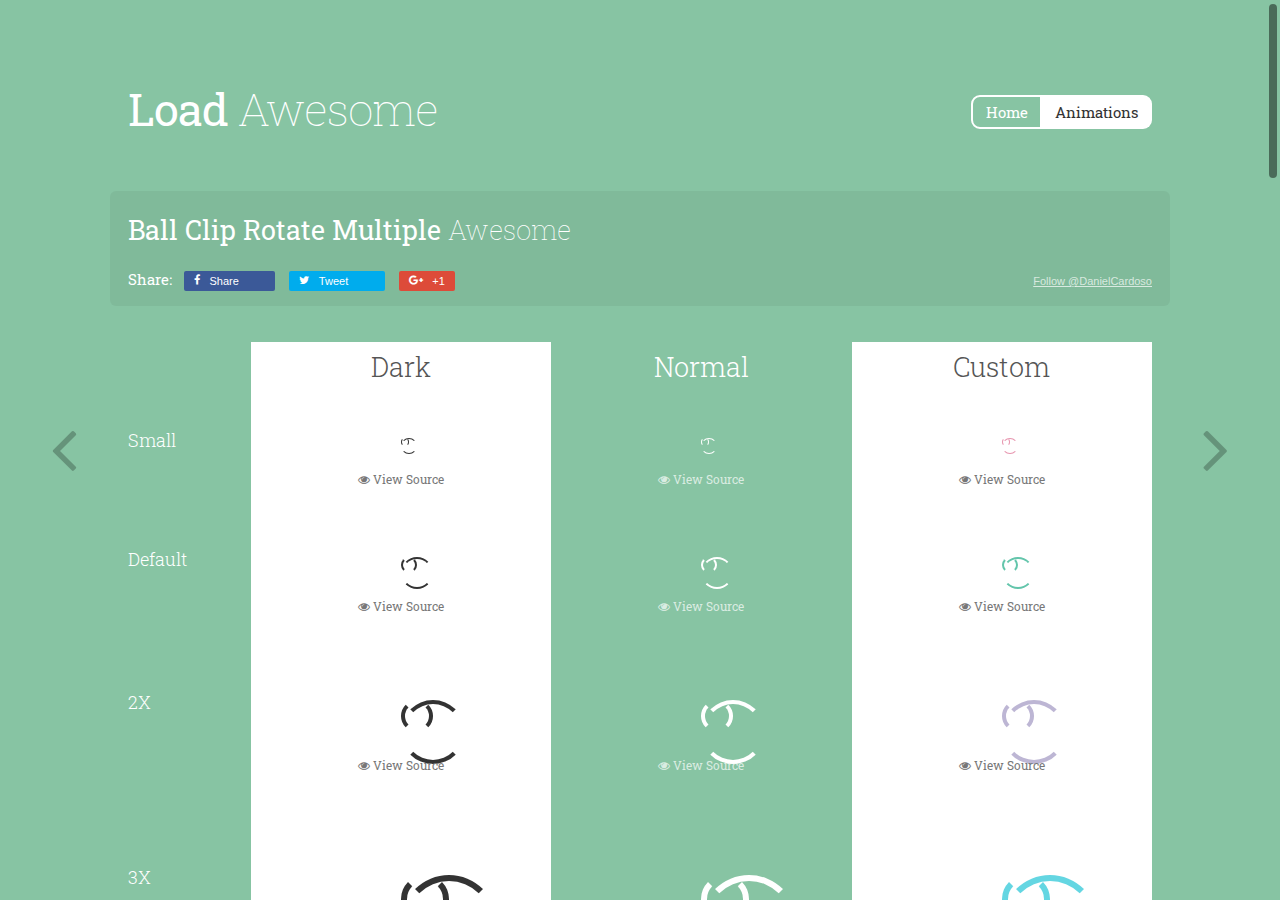
<file: load-awesome-1.1.0/docs/animations/ball-clip-rotate-multiple.html>
<!DOCTYPE html>
<html lang="en">
<head>
    <meta charset="utf-8">
    <meta http-equiv="x-ua-compatible" content="ie=edge">
    <title>
        Ball Clip Rotate Multiple » Load Awesome
    </title>
    <meta name="description" content="An awesome collection of — Pure CSS — Loaders and Spinners">
    <meta name="viewport" content="width=device-width, initial-scale=1.0, maximum-scale=1.0, user-scalable=no">
    <meta property="og:type" content="website" />
    <meta property="og:site_name" content="Ball Clip Rotate Multiple » Load Awesome" />
    <meta property="og:url" content="http://github.danielcardoso.net/load-awesome/animations/ball-clip-rotate-multiple.html" />
    <meta property="og:title" content="Ball Clip Rotate Multiple » Load Awesome" />
    <meta property="og:description" content="An awesome collection of — Pure CSS — Loaders and Spinners" />
    <link rel="stylesheet" type="text/css" href="https://maxcdn.bootstrapcdn.com/bootstrap/3.3.4/css/bootstrap.min.css">
    <link rel="stylesheet" type="text/css" href="https://maxcdn.bootstrapcdn.com/font-awesome/4.3.0/css/font-awesome.min.css">
    <link rel="stylesheet" type="text/css" href="../assets/style.css" />
    <link rel="stylesheet" type="text/css" href="../assets/loaders.css" />
</head>
<body>
    <div class="wrapper nano" style="background-color: #87c4a3; color: #87c4a3;">
        <div class="nano-content">
            <!-- LOADERS_FORK_LINK -->
            <header class="absolute">
                <div class="la-docs-header-container">
                    <div class="left">
                        <h1 class="title">Load <span>Awesome</span></h1>
                    </div>
                    <div class="right text-right">
                        <!-- REMOVE_VIEW_HOME -->
                        <span class="buttongroup">
                            <a href="../" class="button button-circle">
                                Home
                            </a>
                            <a href="../animations.html" class="button button-circle active">
                                Animations
                            </a>
                        </span>
                        <!-- !REMOVE_VIEW_HOME -->
                    </div>
                    <div class="cf"></div>
                </div>
            </header>
            <main class="la-docs-social-sharing-container">
                <!-- REMOVE_VIEW_HOME -->
                <div class="la-docs-info-container text-left" style="margin: 0; padding: 10px 0 0;">
                    <h2 class="title">Ball Clip Rotate Multiple <span>Awesome</span></h2>
                </div>
                <!-- !REMOVE_VIEW_HOME -->
                <!-- SOCIAL_BUTTONS -->
                <div class="social-sharing header__share-buttons" data-permalink="http%3A%2F%2Fgithub.danielcardoso.net%2Fload-awesome%2Fanimations%2Fball-clip-rotate-multiple.html" data-permalink-github="danielcardoso/load-awesome">
                    <small class="social-sharing-title">Share: </small>
                    <!-- https://developers.facebook.com/docs/plugins/share-button/ -->
                    <a target="_blank" href="http://www.facebook.com/sharer.php?u=http%3A%2F%2Fgithub.danielcardoso.net%2Fload-awesome%2Fanimations%2Fball-clip-rotate-multiple.html" class="share-facebook">
                        <span class="fa fa-facebook"></span>
                        <span class="share-title">Share</span>
                        <span class="share-count">0</span>
                    </a>
                    <!-- https://dev.twitter.com/docs/intents -->
                    <a target="_blank" href="http://twitter.com/share?url=http%3A%2F%2Fgithub.danielcardoso.net%2Fload-awesome%2Fanimations%2Fball-clip-rotate-multiple.html&amp;text='Ball%20Clip%20Rotate%20Multiple'%2C%20an%20awesome%20pure%20%23CSS%20%23Loader%20%23Animation" class="share-twitter">
                        <span class="fa fa-twitter"></span>
                        <span class="share-title">Tweet</span>
                        <span class="share-count">0</span>
                    </a>
                    <!-- https://developers.google.com/+/web/share/ -->
                    <a target="_blank" href="http://plus.google.com/share?url=http%3A%2F%2Fgithub.danielcardoso.net%2Fload-awesome%2Fanimations%2Fball-clip-rotate-multiple.html" class="share-google">
                        <!-- Cannot get Google+ share count with JS yet -->
                        <span class="fa fa-google-plus"></span>
                        <span class="share-title">+1</span>
                        <span class="share-count">0</span>
                    </a>
                    <span>
                        <a class="twitter-follow-button" href="https://twitter.com/DanielCardoso" data-show-count="true" data-lang="en">
                        Follow @DanielCardoso
                        </a>
                        <script>
                        window.twttr = (function(d, s, id) {
                            var js, fjs = d.getElementsByTagName(s)[0],
                                t = window.twttr || {};
                            if (d.getElementById(id)) return t;
                            js = d.createElement(s);
                            js.id = id;
                            js.src = "https://platform.twitter.com/widgets.js";
                            fjs.parentNode.insertBefore(js, fjs);
                            t._e = [];
                            t.ready = function(f) {
                                t._e.push(f);
                            };
                            return t;
                        }(document, "script", "twitter-wjs"));
                        </script>
                    </span>
                </div>
                <!-- !SOCIAL_BUTTONS -->
            </main>
            <!-- REMOVE_VIEW_HOME -->
            <main class="no-padding-bottom">
                <a href="ball-clip-rotate.html" class="la-docs-prev-next la-docs-goto-prev">
                    <i class="fa fa-angle-left"></i>
                    <span>Ball Clip Rotate</span>
                </a>
                <a href="ball-clip-rotate-pulse.html" class="la-docs-prev-next la-docs-goto-next">
                    <i class="fa fa-angle-right"></i>
                    <span>Ball Clip Rotate Pulse</span>
                </a>
                <div class="items showroom auto-height title">
                    <div class="item">
                        &nbsp;
                    </div>
                    <div class="item bg-light">
                        <h2>Dark</h2>
                    </div>
                    <div class="item">
                        <h2>Normal</h2>
                    </div>
                    <div class="item bg-light">
                        <h2>Custom</h2>
                    </div>
                </div>
                <div class="items showroom auto-height">
                    <div class="item">
                        <h3>Small</h3>
                    </div>
                    <div class="item bg-light">
                        <div class="item-inner">
                            <div class="item-loader-container">
                                <div class="la-ball-clip-rotate-multiple la-dark la-sm">
                                    <div></div>
                                    <div></div>
                                </div>
                            </div>
                        </div>
                        <div class="item-title">
                            <button type="button" data-type="la-docs-modal-trigger">
                                <i class="fa fa-eye"></i>
                                View Source
                            </button>
                        </div>
                    </div>
                    <div class="item">
                        <div class="item-inner">
                            <div class="item-loader-container">
                                <div class="la-ball-clip-rotate-multiple la-sm">
                                    <div></div>
                                    <div></div>
                                </div>
                            </div>
                        </div>
                        <div class="item-title">
                            <button type="button" data-type="la-docs-modal-trigger">
                                <i class="fa fa-eye"></i>
                                View Source
                            </button>
                        </div>
                    </div>
                    <div class="item bg-light">
                        <div class="item-inner">
                            <div class="item-loader-container">
                                <div style="color: #e794ae" class="la-ball-clip-rotate-multiple la-sm">
                                    <div></div>
                                    <div></div>
                                </div>
                            </div>
                        </div>
                        <div class="item-title">
                            <button type="button" data-type="la-docs-modal-trigger">
                                <i class="fa fa-eye"></i>
                                View Source
                            </button>
                        </div>
                    </div>
                </div>
                <div class="items showroom auto-height">
                    <div class="item">
                        <h3>Default</h3>
                    </div>
                    <div class="item bg-light">
                        <div class="item-inner">
                            <div class="item-loader-container">
                                <div class="la-ball-clip-rotate-multiple la-dark">
                                    <div></div>
                                    <div></div>
                                </div>
                            </div>
                        </div>
                        <div class="item-title">
                            <button type="button" data-type="la-docs-modal-trigger">
                                <i class="fa fa-eye"></i>
                                View Source
                            </button>
                        </div>
                    </div>
                    <div class="item">
                        <div class="item-inner">
                            <div class="item-loader-container">
                                <div class="la-ball-clip-rotate-multiple">
                                    <div></div>
                                    <div></div>
                                </div>
                            </div>
                        </div>
                        <div class="item-title">
                            <button type="button" data-type="la-docs-modal-trigger">
                                <i class="fa fa-eye"></i>
                                View Source
                            </button>
                        </div>
                    </div>
                    <div class="item bg-light">
                        <div class="item-inner">
                            <div class="item-loader-container">
                                <div style="color: #63c5ab" class="la-ball-clip-rotate-multiple">
                                    <div></div>
                                    <div></div>
                                </div>
                            </div>
                        </div>
                        <div class="item-title">
                            <button type="button" data-type="la-docs-modal-trigger">
                                <i class="fa fa-eye"></i>
                                View Source
                            </button>
                        </div>
                    </div>
                </div>
                <div class="items showroom auto-height">
                    <div class="item">
                        <h3>2X</h3>
                    </div>
                    <div class="item bg-light">
                        <div class="item-inner">
                            <div class="item-loader-container">
                                <div class="la-ball-clip-rotate-multiple la-dark la-2x">
                                    <div></div>
                                    <div></div>
                                </div>
                            </div>
                        </div>
                        <div class="item-title">
                            <button type="button" data-type="la-docs-modal-trigger">
                                <i class="fa fa-eye"></i>
                                View Source
                            </button>
                        </div>
                    </div>
                    <div class="item">
                        <div class="item-inner">
                            <div class="item-loader-container">
                                <div class="la-ball-clip-rotate-multiple la-2x">
                                    <div></div>
                                    <div></div>
                                </div>
                            </div>
                        </div>
                        <div class="item-title">
                            <button type="button" data-type="la-docs-modal-trigger">
                                <i class="fa fa-eye"></i>
                                View Source
                            </button>
                        </div>
                    </div>
                    <div class="item bg-light">
                        <div class="item-inner">
                            <div class="item-loader-container">
                                <div style="color: #BDB6D4" class="la-ball-clip-rotate-multiple la-2x">
                                    <div></div>
                                    <div></div>
                                </div>
                            </div>
                        </div>
                        <div class="item-title">
                            <button type="button" data-type="la-docs-modal-trigger">
                                <i class="fa fa-eye"></i>
                                View Source
                            </button>
                        </div>
                    </div>
                </div>
                <div class="items showroom auto-height">
                    <div class="item">
                        <h3>3X</h3>
                    </div>
                    <div class="item bg-light">
                        <div class="item-inner">
                            <div class="item-loader-container">
                                <div class="la-ball-clip-rotate-multiple la-dark la-3x">
                                    <div></div>
                                    <div></div>
                                </div>
                            </div>
                        </div>
                        <div class="item-title">
                            <button type="button" data-type="la-docs-modal-trigger">
                                <i class="fa fa-eye"></i>
                                View Source
                            </button>
                        </div>
                    </div>
                    <div class="item">
                        <div class="item-inner">
                            <div class="item-loader-container">
                                <div class="la-ball-clip-rotate-multiple la-3x">
                                    <div></div>
                                    <div></div>
                                </div>
                            </div>
                        </div>
                        <div class="item-title">
                            <button type="button" data-type="la-docs-modal-trigger">
                                <i class="fa fa-eye"></i>
                                View Source
                            </button>
                        </div>
                    </div>
                    <div class="item bg-light">
                        <div class="item-inner">
                            <div class="item-loader-container">
                                <div style="color: #64d6e2" class="la-ball-clip-rotate-multiple la-3x">
                                    <div></div>
                                    <div></div>
                                </div>
                            </div>
                        </div>
                        <div class="item-title">
                            <button type="button" data-type="la-docs-modal-trigger">
                                <i class="fa fa-eye"></i>
                                View Source
                            </button>
                        </div>
                    </div>
                </div>
            </main>
            <main class="configuration">
                <h2>Usage</h2>
                <h3>HTML</h3>
                <pre><code class="language-markup">&lt;div class="la-ball-clip-rotate-multiple"&gt;
	&lt;div&gt;&lt;/div&gt;
	&lt;div&gt;&lt;/div&gt;
&lt;/div&gt;</code></pre>
                <h3>CSS</h3>
                <pre><code class="language-css">/*!
 * Load Awesome v1.1.0 (http://github.danielcardoso.net/load-awesome/)
 * Copyright 2015 Daniel Cardoso &lt;@DanielCardoso&gt;
 * Licensed under MIT
 */
.la-ball-clip-rotate-multiple,
.la-ball-clip-rotate-multiple &gt; div {
    position: relative;
    -webkit-box-sizing: border-box;
       -moz-box-sizing: border-box;
            box-sizing: border-box;
}
.la-ball-clip-rotate-multiple {
    display: block;
    font-size: 0;
    color: #fff;
}
.la-ball-clip-rotate-multiple.la-dark {
    color: #333;
}
.la-ball-clip-rotate-multiple &gt; div {
    display: inline-block;
    float: none;
    background-color: currentColor;
    border: 0 solid currentColor;
}
.la-ball-clip-rotate-multiple {
    width: 32px;
    height: 32px;
}
.la-ball-clip-rotate-multiple &gt; div {
    position: absolute;
    top: 50%;
    left: 50%;
    background: transparent;
    border-style: solid;
    border-width: 2px;
    border-radius: 100%;
    -webkit-animation: ball-clip-rotate-multiple-rotate 1s ease-in-out infinite;
       -moz-animation: ball-clip-rotate-multiple-rotate 1s ease-in-out infinite;
         -o-animation: ball-clip-rotate-multiple-rotate 1s ease-in-out infinite;
            animation: ball-clip-rotate-multiple-rotate 1s ease-in-out infinite;
}
.la-ball-clip-rotate-multiple &gt; div:first-child {
    position: absolute;
    width: 32px;
    height: 32px;
    border-right-color: transparent;
    border-left-color: transparent;
}
.la-ball-clip-rotate-multiple &gt; div:last-child {
    width: 16px;
    height: 16px;
    border-top-color: transparent;
    border-bottom-color: transparent;
    -webkit-animation-duration: .5s;
       -moz-animation-duration: .5s;
         -o-animation-duration: .5s;
            animation-duration: .5s;
    -webkit-animation-direction: reverse;
       -moz-animation-direction: reverse;
         -o-animation-direction: reverse;
            animation-direction: reverse;
}
.la-ball-clip-rotate-multiple.la-sm {
    width: 16px;
    height: 16px;
}
.la-ball-clip-rotate-multiple.la-sm &gt; div {
    border-width: 1px;
}
.la-ball-clip-rotate-multiple.la-sm &gt; div:first-child {
    width: 16px;
    height: 16px;
}
.la-ball-clip-rotate-multiple.la-sm &gt; div:last-child {
    width: 8px;
    height: 8px;
}
.la-ball-clip-rotate-multiple.la-2x {
    width: 64px;
    height: 64px;
}
.la-ball-clip-rotate-multiple.la-2x &gt; div {
    border-width: 4px;
}
.la-ball-clip-rotate-multiple.la-2x &gt; div:first-child {
    width: 64px;
    height: 64px;
}
.la-ball-clip-rotate-multiple.la-2x &gt; div:last-child {
    width: 32px;
    height: 32px;
}
.la-ball-clip-rotate-multiple.la-3x {
    width: 96px;
    height: 96px;
}
.la-ball-clip-rotate-multiple.la-3x &gt; div {
    border-width: 6px;
}
.la-ball-clip-rotate-multiple.la-3x &gt; div:first-child {
    width: 96px;
    height: 96px;
}
.la-ball-clip-rotate-multiple.la-3x &gt; div:last-child {
    width: 48px;
    height: 48px;
}
/*
 * Animation
 */
@-webkit-keyframes ball-clip-rotate-multiple-rotate {
    0% {
        -webkit-transform: translate(-50%, -50%) rotate(0deg);
                transform: translate(-50%, -50%) rotate(0deg);
    }
    50% {
        -webkit-transform: translate(-50%, -50%) rotate(180deg);
                transform: translate(-50%, -50%) rotate(180deg);
    }
    100% {
        -webkit-transform: translate(-50%, -50%) rotate(360deg);
                transform: translate(-50%, -50%) rotate(360deg);
    }
}
@-moz-keyframes ball-clip-rotate-multiple-rotate {
    0% {
        -moz-transform: translate(-50%, -50%) rotate(0deg);
             transform: translate(-50%, -50%) rotate(0deg);
    }
    50% {
        -moz-transform: translate(-50%, -50%) rotate(180deg);
             transform: translate(-50%, -50%) rotate(180deg);
    }
    100% {
        -moz-transform: translate(-50%, -50%) rotate(360deg);
             transform: translate(-50%, -50%) rotate(360deg);
    }
}
@-o-keyframes ball-clip-rotate-multiple-rotate {
    0% {
        -o-transform: translate(-50%, -50%) rotate(0deg);
           transform: translate(-50%, -50%) rotate(0deg);
    }
    50% {
        -o-transform: translate(-50%, -50%) rotate(180deg);
           transform: translate(-50%, -50%) rotate(180deg);
    }
    100% {
        -o-transform: translate(-50%, -50%) rotate(360deg);
           transform: translate(-50%, -50%) rotate(360deg);
    }
}
@keyframes ball-clip-rotate-multiple-rotate {
    0% {
        -webkit-transform: translate(-50%, -50%) rotate(0deg);
           -moz-transform: translate(-50%, -50%) rotate(0deg);
             -o-transform: translate(-50%, -50%) rotate(0deg);
                transform: translate(-50%, -50%) rotate(0deg);
    }
    50% {
        -webkit-transform: translate(-50%, -50%) rotate(180deg);
           -moz-transform: translate(-50%, -50%) rotate(180deg);
             -o-transform: translate(-50%, -50%) rotate(180deg);
                transform: translate(-50%, -50%) rotate(180deg);
    }
    100% {
        -webkit-transform: translate(-50%, -50%) rotate(360deg);
           -moz-transform: translate(-50%, -50%) rotate(360deg);
             -o-transform: translate(-50%, -50%) rotate(360deg);
                transform: translate(-50%, -50%) rotate(360deg);
    }
}
</code></pre>
            </main>
            <!-- !REMOVE_VIEW_HOME -->
            <main class="la-docs-footer">
                <footer>
                    <ul class="la-docs-footer-links">
                        <li>
                            Load Awesome 1.1.0
                        </li>
                        <li>·</li>
                        <li>Created by <a href="https://twitter.com/DanielCardoso" target="_blank">@DanielCardoso</a></li>
                        <li>·</li>
                        <li>Licensed under
                            <a rel="license" href="https://github.com/danielcardoso/load-awesome/blob/master/LICENSE" target="_blank">
                                MIT
                            </a>
                        </li>
                    </ul>
                    <ul class="la-docs-footer-links">
                        <li><a href="https://github.com/danielcardoso/load-awesome" target="_blank">GitHub Project</a></li>
                        <li>·</li>
                        <li><a href="https://github.com/danielcardoso/load-awesome/blob/master/CHANGELOG" target="_blank">Changelog</a></li>
                        <li>·</li>
                        <li><a href="https://github.com/danielcardoso/load-awesome/issues" target="_blank">Issues</a></li>
                        <li>·</li>
                        <li><a href="https://github.com/danielcardoso/load-awesome/releases" target="_blank">Releases</a></li>
                    </ul>
                </footer>
            </main>
        </div>
    </div>
    <!-- REMOVE_VIEW_HOME -->
    <div class="la-docs-modal">
        <div class="la-docs-modal-body">
            <h3>HTML Markup</h3>
            <div class="la-docs-modal-content"></div>
            <button type="button" class="la-docs-modal-close">Close Me!</button>
        </div>
    </div>
    <div class="la-docs-modal-dropdown"></div>
    <!-- !REMOVE_VIEW_HOME -->
    <script src="https://ajax.googleapis.com/ajax/libs/jquery/1.11.2/jquery.min.js"></script>
    <script src="../assets/plugins.min.js"></script>
    <script src="../assets/script.min.js"></script>
</body>
</html>
</file>
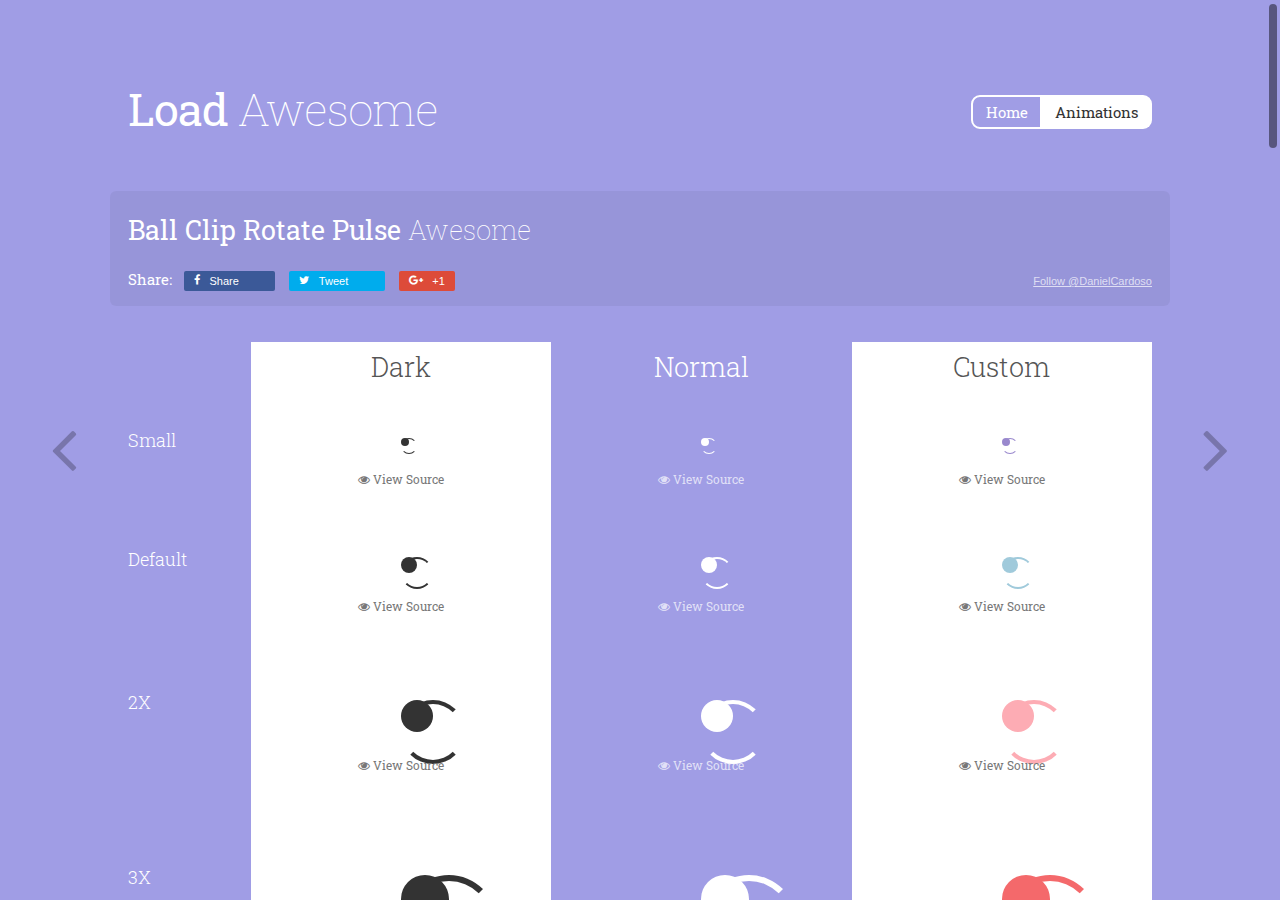
<file: load-awesome-1.1.0/docs/animations/ball-clip-rotate-pulse.html>
<!DOCTYPE html>
<html lang="en">
<head>
    <meta charset="utf-8">
    <meta http-equiv="x-ua-compatible" content="ie=edge">
    <title>
        Ball Clip Rotate Pulse » Load Awesome
    </title>
    <meta name="description" content="An awesome collection of — Pure CSS — Loaders and Spinners">
    <meta name="viewport" content="width=device-width, initial-scale=1.0, maximum-scale=1.0, user-scalable=no">
    <meta property="og:type" content="website" />
    <meta property="og:site_name" content="Ball Clip Rotate Pulse » Load Awesome" />
    <meta property="og:url" content="http://github.danielcardoso.net/load-awesome/animations/ball-clip-rotate-pulse.html" />
    <meta property="og:title" content="Ball Clip Rotate Pulse » Load Awesome" />
    <meta property="og:description" content="An awesome collection of — Pure CSS — Loaders and Spinners" />
    <link rel="stylesheet" type="text/css" href="https://maxcdn.bootstrapcdn.com/bootstrap/3.3.4/css/bootstrap.min.css">
    <link rel="stylesheet" type="text/css" href="https://maxcdn.bootstrapcdn.com/font-awesome/4.3.0/css/font-awesome.min.css">
    <link rel="stylesheet" type="text/css" href="../assets/style.css" />
    <link rel="stylesheet" type="text/css" href="../assets/loaders.css" />
</head>
<body>
    <div class="wrapper nano" style="background-color: #a09de5; color: #a09de5;">
        <div class="nano-content">
            <!-- LOADERS_FORK_LINK -->
            <header class="absolute">
                <div class="la-docs-header-container">
                    <div class="left">
                        <h1 class="title">Load <span>Awesome</span></h1>
                    </div>
                    <div class="right text-right">
                        <!-- REMOVE_VIEW_HOME -->
                        <span class="buttongroup">
                            <a href="../" class="button button-circle">
                                Home
                            </a>
                            <a href="../animations.html" class="button button-circle active">
                                Animations
                            </a>
                        </span>
                        <!-- !REMOVE_VIEW_HOME -->
                    </div>
                    <div class="cf"></div>
                </div>
            </header>
            <main class="la-docs-social-sharing-container">
                <!-- REMOVE_VIEW_HOME -->
                <div class="la-docs-info-container text-left" style="margin: 0; padding: 10px 0 0;">
                    <h2 class="title">Ball Clip Rotate Pulse <span>Awesome</span></h2>
                </div>
                <!-- !REMOVE_VIEW_HOME -->
                <!-- SOCIAL_BUTTONS -->
                <div class="social-sharing header__share-buttons" data-permalink="http%3A%2F%2Fgithub.danielcardoso.net%2Fload-awesome%2Fanimations%2Fball-clip-rotate-pulse.html" data-permalink-github="danielcardoso/load-awesome">
                    <small class="social-sharing-title">Share: </small>
                    <!-- https://developers.facebook.com/docs/plugins/share-button/ -->
                    <a target="_blank" href="http://www.facebook.com/sharer.php?u=http%3A%2F%2Fgithub.danielcardoso.net%2Fload-awesome%2Fanimations%2Fball-clip-rotate-pulse.html" class="share-facebook">
                        <span class="fa fa-facebook"></span>
                        <span class="share-title">Share</span>
                        <span class="share-count">0</span>
                    </a>
                    <!-- https://dev.twitter.com/docs/intents -->
                    <a target="_blank" href="http://twitter.com/share?url=http%3A%2F%2Fgithub.danielcardoso.net%2Fload-awesome%2Fanimations%2Fball-clip-rotate-pulse.html&amp;text='Ball%20Clip%20Rotate%20Pulse'%2C%20an%20awesome%20pure%20%23CSS%20%23Loader%20%23Animation" class="share-twitter">
                        <span class="fa fa-twitter"></span>
                        <span class="share-title">Tweet</span>
                        <span class="share-count">0</span>
                    </a>
                    <!-- https://developers.google.com/+/web/share/ -->
                    <a target="_blank" href="http://plus.google.com/share?url=http%3A%2F%2Fgithub.danielcardoso.net%2Fload-awesome%2Fanimations%2Fball-clip-rotate-pulse.html" class="share-google">
                        <!-- Cannot get Google+ share count with JS yet -->
                        <span class="fa fa-google-plus"></span>
                        <span class="share-title">+1</span>
                        <span class="share-count">0</span>
                    </a>
                    <span>
                        <a class="twitter-follow-button" href="https://twitter.com/DanielCardoso" data-show-count="true" data-lang="en">
                        Follow @DanielCardoso
                        </a>
                        <script>
                        window.twttr = (function(d, s, id) {
                            var js, fjs = d.getElementsByTagName(s)[0],
                                t = window.twttr || {};
                            if (d.getElementById(id)) return t;
                            js = d.createElement(s);
                            js.id = id;
                            js.src = "https://platform.twitter.com/widgets.js";
                            fjs.parentNode.insertBefore(js, fjs);
                            t._e = [];
                            t.ready = function(f) {
                                t._e.push(f);
                            };
                            return t;
                        }(document, "script", "twitter-wjs"));
                        </script>
                    </span>
                </div>
                <!-- !SOCIAL_BUTTONS -->
            </main>
            <!-- REMOVE_VIEW_HOME -->
            <main class="no-padding-bottom">
                <a href="ball-clip-rotate-multiple.html" class="la-docs-prev-next la-docs-goto-prev">
                    <i class="fa fa-angle-left"></i>
                    <span>Ball Clip Rotate Multiple</span>
                </a>
                <a href="ball-elastic-dots.html" class="la-docs-prev-next la-docs-goto-next">
                    <i class="fa fa-angle-right"></i>
                    <span>Ball Elastic Dots</span>
                </a>
                <div class="items showroom auto-height title">
                    <div class="item">
                        &nbsp;
                    </div>
                    <div class="item bg-light">
                        <h2>Dark</h2>
                    </div>
                    <div class="item">
                        <h2>Normal</h2>
                    </div>
                    <div class="item bg-light">
                        <h2>Custom</h2>
                    </div>
                </div>
                <div class="items showroom auto-height">
                    <div class="item">
                        <h3>Small</h3>
                    </div>
                    <div class="item bg-light">
                        <div class="item-inner">
                            <div class="item-loader-container">
                                <div class="la-ball-clip-rotate-pulse la-dark la-sm">
                                    <div></div>
                                    <div></div>
                                </div>
                            </div>
                        </div>
                        <div class="item-title">
                            <button type="button" data-type="la-docs-modal-trigger">
                                <i class="fa fa-eye"></i>
                                View Source
                            </button>
                        </div>
                    </div>
                    <div class="item">
                        <div class="item-inner">
                            <div class="item-loader-container">
                                <div class="la-ball-clip-rotate-pulse la-sm">
                                    <div></div>
                                    <div></div>
                                </div>
                            </div>
                        </div>
                        <div class="item-title">
                            <button type="button" data-type="la-docs-modal-trigger">
                                <i class="fa fa-eye"></i>
                                View Source
                            </button>
                        </div>
                    </div>
                    <div class="item bg-light">
                        <div class="item-inner">
                            <div class="item-loader-container">
                                <div style="color: #9988cd" class="la-ball-clip-rotate-pulse la-sm">
                                    <div></div>
                                    <div></div>
                                </div>
                            </div>
                        </div>
                        <div class="item-title">
                            <button type="button" data-type="la-docs-modal-trigger">
                                <i class="fa fa-eye"></i>
                                View Source
                            </button>
                        </div>
                    </div>
                </div>
                <div class="items showroom auto-height">
                    <div class="item">
                        <h3>Default</h3>
                    </div>
                    <div class="item bg-light">
                        <div class="item-inner">
                            <div class="item-loader-container">
                                <div class="la-ball-clip-rotate-pulse la-dark">
                                    <div></div>
                                    <div></div>
                                </div>
                            </div>
                        </div>
                        <div class="item-title">
                            <button type="button" data-type="la-docs-modal-trigger">
                                <i class="fa fa-eye"></i>
                                View Source
                            </button>
                        </div>
                    </div>
                    <div class="item">
                        <div class="item-inner">
                            <div class="item-loader-container">
                                <div class="la-ball-clip-rotate-pulse">
                                    <div></div>
                                    <div></div>
                                </div>
                            </div>
                        </div>
                        <div class="item-title">
                            <button type="button" data-type="la-docs-modal-trigger">
                                <i class="fa fa-eye"></i>
                                View Source
                            </button>
                        </div>
                    </div>
                    <div class="item bg-light">
                        <div class="item-inner">
                            <div class="item-loader-container">
                                <div style="color: #a0cadb" class="la-ball-clip-rotate-pulse">
                                    <div></div>
                                    <div></div>
                                </div>
                            </div>
                        </div>
                        <div class="item-title">
                            <button type="button" data-type="la-docs-modal-trigger">
                                <i class="fa fa-eye"></i>
                                View Source
                            </button>
                        </div>
                    </div>
                </div>
                <div class="items showroom auto-height">
                    <div class="item">
                        <h3>2X</h3>
                    </div>
                    <div class="item bg-light">
                        <div class="item-inner">
                            <div class="item-loader-container">
                                <div class="la-ball-clip-rotate-pulse la-dark la-2x">
                                    <div></div>
                                    <div></div>
                                </div>
                            </div>
                        </div>
                        <div class="item-title">
                            <button type="button" data-type="la-docs-modal-trigger">
                                <i class="fa fa-eye"></i>
                                View Source
                            </button>
                        </div>
                    </div>
                    <div class="item">
                        <div class="item-inner">
                            <div class="item-loader-container">
                                <div class="la-ball-clip-rotate-pulse la-2x">
                                    <div></div>
                                    <div></div>
                                </div>
                            </div>
                        </div>
                        <div class="item-title">
                            <button type="button" data-type="la-docs-modal-trigger">
                                <i class="fa fa-eye"></i>
                                View Source
                            </button>
                        </div>
                    </div>
                    <div class="item bg-light">
                        <div class="item-inner">
                            <div class="item-loader-container">
                                <div style="color: #fdacb4" class="la-ball-clip-rotate-pulse la-2x">
                                    <div></div>
                                    <div></div>
                                </div>
                            </div>
                        </div>
                        <div class="item-title">
                            <button type="button" data-type="la-docs-modal-trigger">
                                <i class="fa fa-eye"></i>
                                View Source
                            </button>
                        </div>
                    </div>
                </div>
                <div class="items showroom auto-height">
                    <div class="item">
                        <h3>3X</h3>
                    </div>
                    <div class="item bg-light">
                        <div class="item-inner">
                            <div class="item-loader-container">
                                <div class="la-ball-clip-rotate-pulse la-dark la-3x">
                                    <div></div>
                                    <div></div>
                                </div>
                            </div>
                        </div>
                        <div class="item-title">
                            <button type="button" data-type="la-docs-modal-trigger">
                                <i class="fa fa-eye"></i>
                                View Source
                            </button>
                        </div>
                    </div>
                    <div class="item">
                        <div class="item-inner">
                            <div class="item-loader-container">
                                <div class="la-ball-clip-rotate-pulse la-3x">
                                    <div></div>
                                    <div></div>
                                </div>
                            </div>
                        </div>
                        <div class="item-title">
                            <button type="button" data-type="la-docs-modal-trigger">
                                <i class="fa fa-eye"></i>
                                View Source
                            </button>
                        </div>
                    </div>
                    <div class="item bg-light">
                        <div class="item-inner">
                            <div class="item-loader-container">
                                <div style="color: #f4696b" class="la-ball-clip-rotate-pulse la-3x">
                                    <div></div>
                                    <div></div>
                                </div>
                            </div>
                        </div>
                        <div class="item-title">
                            <button type="button" data-type="la-docs-modal-trigger">
                                <i class="fa fa-eye"></i>
                                View Source
                            </button>
                        </div>
                    </div>
                </div>
            </main>
            <main class="configuration">
                <h2>Usage</h2>
                <h3>HTML</h3>
                <pre><code class="language-markup">&lt;div class="la-ball-clip-rotate-pulse"&gt;
	&lt;div&gt;&lt;/div&gt;
	&lt;div&gt;&lt;/div&gt;
&lt;/div&gt;</code></pre>
                <h3>CSS</h3>
                <pre><code class="language-css">/*!
 * Load Awesome v1.1.0 (http://github.danielcardoso.net/load-awesome/)
 * Copyright 2015 Daniel Cardoso &lt;@DanielCardoso&gt;
 * Licensed under MIT
 */
.la-ball-clip-rotate-pulse,
.la-ball-clip-rotate-pulse &gt; div {
    position: relative;
    -webkit-box-sizing: border-box;
       -moz-box-sizing: border-box;
            box-sizing: border-box;
}
.la-ball-clip-rotate-pulse {
    display: block;
    font-size: 0;
    color: #fff;
}
.la-ball-clip-rotate-pulse.la-dark {
    color: #333;
}
.la-ball-clip-rotate-pulse &gt; div {
    display: inline-block;
    float: none;
    background-color: currentColor;
    border: 0 solid currentColor;
}
.la-ball-clip-rotate-pulse {
    width: 32px;
    height: 32px;
}
.la-ball-clip-rotate-pulse &gt; div {
    position: absolute;
    top: 50%;
    left: 50%;
    border-radius: 100%;
}
.la-ball-clip-rotate-pulse &gt; div:first-child {
    position: absolute;
    width: 32px;
    height: 32px;
    background: transparent;
    border-style: solid;
    border-width: 2px;
    border-right-color: transparent;
    border-left-color: transparent;
    -webkit-animation: ball-clip-rotate-pulse-rotate 1s cubic-bezier(.09, .57, .49, .9) infinite;
       -moz-animation: ball-clip-rotate-pulse-rotate 1s cubic-bezier(.09, .57, .49, .9) infinite;
         -o-animation: ball-clip-rotate-pulse-rotate 1s cubic-bezier(.09, .57, .49, .9) infinite;
            animation: ball-clip-rotate-pulse-rotate 1s cubic-bezier(.09, .57, .49, .9) infinite;
}
.la-ball-clip-rotate-pulse &gt; div:last-child {
    width: 16px;
    height: 16px;
    -webkit-animation: ball-clip-rotate-pulse-scale 1s cubic-bezier(.09, .57, .49, .9) infinite;
       -moz-animation: ball-clip-rotate-pulse-scale 1s cubic-bezier(.09, .57, .49, .9) infinite;
         -o-animation: ball-clip-rotate-pulse-scale 1s cubic-bezier(.09, .57, .49, .9) infinite;
            animation: ball-clip-rotate-pulse-scale 1s cubic-bezier(.09, .57, .49, .9) infinite;
}
.la-ball-clip-rotate-pulse.la-sm {
    width: 16px;
    height: 16px;
}
.la-ball-clip-rotate-pulse.la-sm &gt; div:first-child {
    width: 16px;
    height: 16px;
    border-width: 1px;
}
.la-ball-clip-rotate-pulse.la-sm &gt; div:last-child {
    width: 8px;
    height: 8px;
}
.la-ball-clip-rotate-pulse.la-2x {
    width: 64px;
    height: 64px;
}
.la-ball-clip-rotate-pulse.la-2x &gt; div:first-child {
    width: 64px;
    height: 64px;
    border-width: 4px;
}
.la-ball-clip-rotate-pulse.la-2x &gt; div:last-child {
    width: 32px;
    height: 32px;
}
.la-ball-clip-rotate-pulse.la-3x {
    width: 96px;
    height: 96px;
}
.la-ball-clip-rotate-pulse.la-3x &gt; div:first-child {
    width: 96px;
    height: 96px;
    border-width: 6px;
}
.la-ball-clip-rotate-pulse.la-3x &gt; div:last-child {
    width: 48px;
    height: 48px;
}
/*
 * Animations
 */
@-webkit-keyframes ball-clip-rotate-pulse-rotate {
    0% {
        -webkit-transform: translate(-50%, -50%) rotate(0deg);
                transform: translate(-50%, -50%) rotate(0deg);
    }
    50% {
        -webkit-transform: translate(-50%, -50%) rotate(180deg);
                transform: translate(-50%, -50%) rotate(180deg);
    }
    100% {
        -webkit-transform: translate(-50%, -50%) rotate(360deg);
                transform: translate(-50%, -50%) rotate(360deg);
    }
}
@-moz-keyframes ball-clip-rotate-pulse-rotate {
    0% {
        -moz-transform: translate(-50%, -50%) rotate(0deg);
             transform: translate(-50%, -50%) rotate(0deg);
    }
    50% {
        -moz-transform: translate(-50%, -50%) rotate(180deg);
             transform: translate(-50%, -50%) rotate(180deg);
    }
    100% {
        -moz-transform: translate(-50%, -50%) rotate(360deg);
             transform: translate(-50%, -50%) rotate(360deg);
    }
}
@-o-keyframes ball-clip-rotate-pulse-rotate {
    0% {
        -o-transform: translate(-50%, -50%) rotate(0deg);
           transform: translate(-50%, -50%) rotate(0deg);
    }
    50% {
        -o-transform: translate(-50%, -50%) rotate(180deg);
           transform: translate(-50%, -50%) rotate(180deg);
    }
    100% {
        -o-transform: translate(-50%, -50%) rotate(360deg);
           transform: translate(-50%, -50%) rotate(360deg);
    }
}
@keyframes ball-clip-rotate-pulse-rotate {
    0% {
        -webkit-transform: translate(-50%, -50%) rotate(0deg);
           -moz-transform: translate(-50%, -50%) rotate(0deg);
             -o-transform: translate(-50%, -50%) rotate(0deg);
                transform: translate(-50%, -50%) rotate(0deg);
    }
    50% {
        -webkit-transform: translate(-50%, -50%) rotate(180deg);
           -moz-transform: translate(-50%, -50%) rotate(180deg);
             -o-transform: translate(-50%, -50%) rotate(180deg);
                transform: translate(-50%, -50%) rotate(180deg);
    }
    100% {
        -webkit-transform: translate(-50%, -50%) rotate(360deg);
           -moz-transform: translate(-50%, -50%) rotate(360deg);
             -o-transform: translate(-50%, -50%) rotate(360deg);
                transform: translate(-50%, -50%) rotate(360deg);
    }
}
@-webkit-keyframes ball-clip-rotate-pulse-scale {
    0%,
    100% {
        opacity: 1;
        -webkit-transform: translate(-50%, -50%) scale(1);
                transform: translate(-50%, -50%) scale(1);
    }
    30% {
        opacity: .3;
        -webkit-transform: translate(-50%, -50%) scale(.15);
                transform: translate(-50%, -50%) scale(.15);
    }
}
@-moz-keyframes ball-clip-rotate-pulse-scale {
    0%,
    100% {
        opacity: 1;
        -moz-transform: translate(-50%, -50%) scale(1);
             transform: translate(-50%, -50%) scale(1);
    }
    30% {
        opacity: .3;
        -moz-transform: translate(-50%, -50%) scale(.15);
             transform: translate(-50%, -50%) scale(.15);
    }
}
@-o-keyframes ball-clip-rotate-pulse-scale {
    0%,
    100% {
        opacity: 1;
        -o-transform: translate(-50%, -50%) scale(1);
           transform: translate(-50%, -50%) scale(1);
    }
    30% {
        opacity: .3;
        -o-transform: translate(-50%, -50%) scale(.15);
           transform: translate(-50%, -50%) scale(.15);
    }
}
@keyframes ball-clip-rotate-pulse-scale {
    0%,
    100% {
        opacity: 1;
        -webkit-transform: translate(-50%, -50%) scale(1);
           -moz-transform: translate(-50%, -50%) scale(1);
             -o-transform: translate(-50%, -50%) scale(1);
                transform: translate(-50%, -50%) scale(1);
    }
    30% {
        opacity: .3;
        -webkit-transform: translate(-50%, -50%) scale(.15);
           -moz-transform: translate(-50%, -50%) scale(.15);
             -o-transform: translate(-50%, -50%) scale(.15);
                transform: translate(-50%, -50%) scale(.15);
    }
}
</code></pre>
            </main>
            <!-- !REMOVE_VIEW_HOME -->
            <main class="la-docs-footer">
                <footer>
                    <ul class="la-docs-footer-links">
                        <li>
                            Load Awesome 1.1.0
                        </li>
                        <li>·</li>
                        <li>Created by <a href="https://twitter.com/DanielCardoso" target="_blank">@DanielCardoso</a></li>
                        <li>·</li>
                        <li>Licensed under
                            <a rel="license" href="https://github.com/danielcardoso/load-awesome/blob/master/LICENSE" target="_blank">
                                MIT
                            </a>
                        </li>
                    </ul>
                    <ul class="la-docs-footer-links">
                        <li><a href="https://github.com/danielcardoso/load-awesome" target="_blank">GitHub Project</a></li>
                        <li>·</li>
                        <li><a href="https://github.com/danielcardoso/load-awesome/blob/master/CHANGELOG" target="_blank">Changelog</a></li>
                        <li>·</li>
                        <li><a href="https://github.com/danielcardoso/load-awesome/issues" target="_blank">Issues</a></li>
                        <li>·</li>
                        <li><a href="https://github.com/danielcardoso/load-awesome/releases" target="_blank">Releases</a></li>
                    </ul>
                </footer>
            </main>
        </div>
    </div>
    <!-- REMOVE_VIEW_HOME -->
    <div class="la-docs-modal">
        <div class="la-docs-modal-body">
            <h3>HTML Markup</h3>
            <div class="la-docs-modal-content"></div>
            <button type="button" class="la-docs-modal-close">Close Me!</button>
        </div>
    </div>
    <div class="la-docs-modal-dropdown"></div>
    <!-- !REMOVE_VIEW_HOME -->
    <script src="https://ajax.googleapis.com/ajax/libs/jquery/1.11.2/jquery.min.js"></script>
    <script src="../assets/plugins.min.js"></script>
    <script src="../assets/script.min.js"></script>
</body>
</html>
</file>
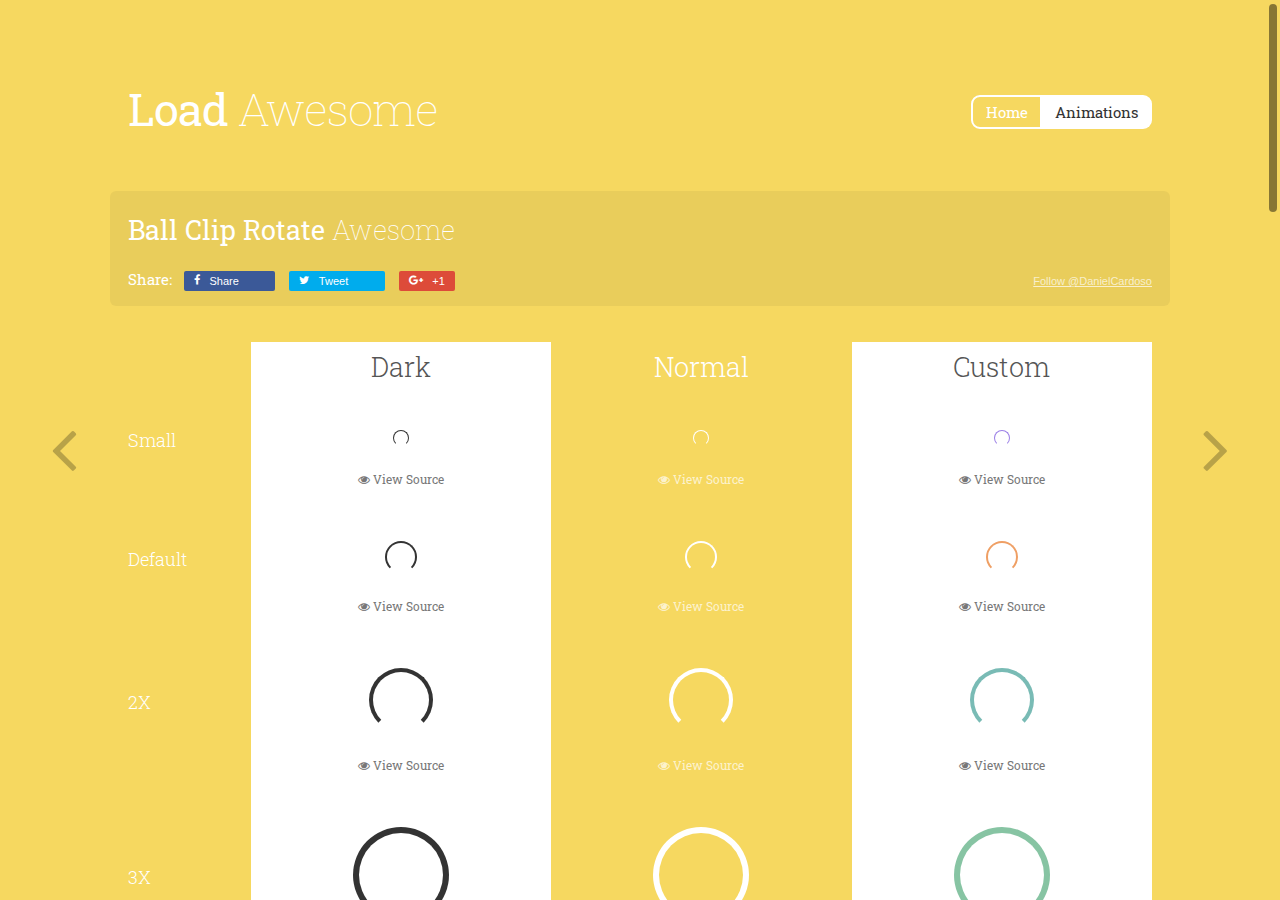
<file: load-awesome-1.1.0/docs/animations/ball-clip-rotate.html>
<!DOCTYPE html>
<html lang="en">
<head>
    <meta charset="utf-8">
    <meta http-equiv="x-ua-compatible" content="ie=edge">
    <title>
        Ball Clip Rotate » Load Awesome
    </title>
    <meta name="description" content="An awesome collection of — Pure CSS — Loaders and Spinners">
    <meta name="viewport" content="width=device-width, initial-scale=1.0, maximum-scale=1.0, user-scalable=no">
    <meta property="og:type" content="website" />
    <meta property="og:site_name" content="Ball Clip Rotate » Load Awesome" />
    <meta property="og:url" content="http://github.danielcardoso.net/load-awesome/animations/ball-clip-rotate.html" />
    <meta property="og:title" content="Ball Clip Rotate » Load Awesome" />
    <meta property="og:description" content="An awesome collection of — Pure CSS — Loaders and Spinners" />
    <link rel="stylesheet" type="text/css" href="https://maxcdn.bootstrapcdn.com/bootstrap/3.3.4/css/bootstrap.min.css">
    <link rel="stylesheet" type="text/css" href="https://maxcdn.bootstrapcdn.com/font-awesome/4.3.0/css/font-awesome.min.css">
    <link rel="stylesheet" type="text/css" href="../assets/style.css" />
    <link rel="stylesheet" type="text/css" href="../assets/loaders.css" />
</head>
<body>
    <div class="wrapper nano" style="background-color: #f6d860; color: #f6d860;">
        <div class="nano-content">
            <!-- LOADERS_FORK_LINK -->
            <header class="absolute">
                <div class="la-docs-header-container">
                    <div class="left">
                        <h1 class="title">Load <span>Awesome</span></h1>
                    </div>
                    <div class="right text-right">
                        <!-- REMOVE_VIEW_HOME -->
                        <span class="buttongroup">
                            <a href="../" class="button button-circle">
                                Home
                            </a>
                            <a href="../animations.html" class="button button-circle active">
                                Animations
                            </a>
                        </span>
                        <!-- !REMOVE_VIEW_HOME -->
                    </div>
                    <div class="cf"></div>
                </div>
            </header>
            <main class="la-docs-social-sharing-container">
                <!-- REMOVE_VIEW_HOME -->
                <div class="la-docs-info-container text-left" style="margin: 0; padding: 10px 0 0;">
                    <h2 class="title">Ball Clip Rotate <span>Awesome</span></h2>
                </div>
                <!-- !REMOVE_VIEW_HOME -->
                <!-- SOCIAL_BUTTONS -->
                <div class="social-sharing header__share-buttons" data-permalink="http%3A%2F%2Fgithub.danielcardoso.net%2Fload-awesome%2Fanimations%2Fball-clip-rotate.html" data-permalink-github="danielcardoso/load-awesome">
                    <small class="social-sharing-title">Share: </small>
                    <!-- https://developers.facebook.com/docs/plugins/share-button/ -->
                    <a target="_blank" href="http://www.facebook.com/sharer.php?u=http%3A%2F%2Fgithub.danielcardoso.net%2Fload-awesome%2Fanimations%2Fball-clip-rotate.html" class="share-facebook">
                        <span class="fa fa-facebook"></span>
                        <span class="share-title">Share</span>
                        <span class="share-count">0</span>
                    </a>
                    <!-- https://dev.twitter.com/docs/intents -->
                    <a target="_blank" href="http://twitter.com/share?url=http%3A%2F%2Fgithub.danielcardoso.net%2Fload-awesome%2Fanimations%2Fball-clip-rotate.html&amp;text='Ball%20Clip%20Rotate'%2C%20an%20awesome%20pure%20%23CSS%20%23Loader%20%23Animation" class="share-twitter">
                        <span class="fa fa-twitter"></span>
                        <span class="share-title">Tweet</span>
                        <span class="share-count">0</span>
                    </a>
                    <!-- https://developers.google.com/+/web/share/ -->
                    <a target="_blank" href="http://plus.google.com/share?url=http%3A%2F%2Fgithub.danielcardoso.net%2Fload-awesome%2Fanimations%2Fball-clip-rotate.html" class="share-google">
                        <!-- Cannot get Google+ share count with JS yet -->
                        <span class="fa fa-google-plus"></span>
                        <span class="share-title">+1</span>
                        <span class="share-count">0</span>
                    </a>
                    <span>
                        <a class="twitter-follow-button" href="https://twitter.com/DanielCardoso" data-show-count="true" data-lang="en">
                        Follow @DanielCardoso
                        </a>
                        <script>
                        window.twttr = (function(d, s, id) {
                            var js, fjs = d.getElementsByTagName(s)[0],
                                t = window.twttr || {};
                            if (d.getElementById(id)) return t;
                            js = d.createElement(s);
                            js.id = id;
                            js.src = "https://platform.twitter.com/widgets.js";
                            fjs.parentNode.insertBefore(js, fjs);
                            t._e = [];
                            t.ready = function(f) {
                                t._e.push(f);
                            };
                            return t;
                        }(document, "script", "twitter-wjs"));
                        </script>
                    </span>
                </div>
                <!-- !SOCIAL_BUTTONS -->
            </main>
            <!-- REMOVE_VIEW_HOME -->
            <main class="no-padding-bottom">
                <a href="ball-climbing-dot.html" class="la-docs-prev-next la-docs-goto-prev">
                    <i class="fa fa-angle-left"></i>
                    <span>Ball Climbing Dot</span>
                </a>
                <a href="ball-clip-rotate-multiple.html" class="la-docs-prev-next la-docs-goto-next">
                    <i class="fa fa-angle-right"></i>
                    <span>Ball Clip Rotate Multiple</span>
                </a>
                <div class="items showroom auto-height title">
                    <div class="item">
                        &nbsp;
                    </div>
                    <div class="item bg-light">
                        <h2>Dark</h2>
                    </div>
                    <div class="item">
                        <h2>Normal</h2>
                    </div>
                    <div class="item bg-light">
                        <h2>Custom</h2>
                    </div>
                </div>
                <div class="items showroom auto-height">
                    <div class="item">
                        <h3>Small</h3>
                    </div>
                    <div class="item bg-light">
                        <div class="item-inner">
                            <div class="item-loader-container">
                                <div class="la-ball-clip-rotate la-dark la-sm">
                                    <div></div>
                                </div>
                            </div>
                        </div>
                        <div class="item-title">
                            <button type="button" data-type="la-docs-modal-trigger">
                                <i class="fa fa-eye"></i>
                                View Source
                            </button>
                        </div>
                    </div>
                    <div class="item">
                        <div class="item-inner">
                            <div class="item-loader-container">
                                <div class="la-ball-clip-rotate la-sm">
                                    <div></div>
                                </div>
                            </div>
                        </div>
                        <div class="item-title">
                            <button type="button" data-type="la-docs-modal-trigger">
                                <i class="fa fa-eye"></i>
                                View Source
                            </button>
                        </div>
                    </div>
                    <div class="item bg-light">
                        <div class="item-inner">
                            <div class="item-loader-container">
                                <div style="color: #9b7fe6" class="la-ball-clip-rotate la-sm">
                                    <div></div>
                                </div>
                            </div>
                        </div>
                        <div class="item-title">
                            <button type="button" data-type="la-docs-modal-trigger">
                                <i class="fa fa-eye"></i>
                                View Source
                            </button>
                        </div>
                    </div>
                </div>
                <div class="items showroom auto-height">
                    <div class="item">
                        <h3>Default</h3>
                    </div>
                    <div class="item bg-light">
                        <div class="item-inner">
                            <div class="item-loader-container">
                                <div class="la-ball-clip-rotate la-dark">
                                    <div></div>
                                </div>
                            </div>
                        </div>
                        <div class="item-title">
                            <button type="button" data-type="la-docs-modal-trigger">
                                <i class="fa fa-eye"></i>
                                View Source
                            </button>
                        </div>
                    </div>
                    <div class="item">
                        <div class="item-inner">
                            <div class="item-loader-container">
                                <div class="la-ball-clip-rotate">
                                    <div></div>
                                </div>
                            </div>
                        </div>
                        <div class="item-title">
                            <button type="button" data-type="la-docs-modal-trigger">
                                <i class="fa fa-eye"></i>
                                View Source
                            </button>
                        </div>
                    </div>
                    <div class="item bg-light">
                        <div class="item-inner">
                            <div class="item-loader-container">
                                <div style="color: #ef9f64" class="la-ball-clip-rotate">
                                    <div></div>
                                </div>
                            </div>
                        </div>
                        <div class="item-title">
                            <button type="button" data-type="la-docs-modal-trigger">
                                <i class="fa fa-eye"></i>
                                View Source
                            </button>
                        </div>
                    </div>
                </div>
                <div class="items showroom auto-height">
                    <div class="item">
                        <h3>2X</h3>
                    </div>
                    <div class="item bg-light">
                        <div class="item-inner">
                            <div class="item-loader-container">
                                <div class="la-ball-clip-rotate la-dark la-2x">
                                    <div></div>
                                </div>
                            </div>
                        </div>
                        <div class="item-title">
                            <button type="button" data-type="la-docs-modal-trigger">
                                <i class="fa fa-eye"></i>
                                View Source
                            </button>
                        </div>
                    </div>
                    <div class="item">
                        <div class="item-inner">
                            <div class="item-loader-container">
                                <div class="la-ball-clip-rotate la-2x">
                                    <div></div>
                                </div>
                            </div>
                        </div>
                        <div class="item-title">
                            <button type="button" data-type="la-docs-modal-trigger">
                                <i class="fa fa-eye"></i>
                                View Source
                            </button>
                        </div>
                    </div>
                    <div class="item bg-light">
                        <div class="item-inner">
                            <div class="item-loader-container">
                                <div style="color: #79bbb5" class="la-ball-clip-rotate la-2x">
                                    <div></div>
                                </div>
                            </div>
                        </div>
                        <div class="item-title">
                            <button type="button" data-type="la-docs-modal-trigger">
                                <i class="fa fa-eye"></i>
                                View Source
                            </button>
                        </div>
                    </div>
                </div>
                <div class="items showroom auto-height">
                    <div class="item">
                        <h3>3X</h3>
                    </div>
                    <div class="item bg-light">
                        <div class="item-inner">
                            <div class="item-loader-container">
                                <div class="la-ball-clip-rotate la-dark la-3x">
                                    <div></div>
                                </div>
                            </div>
                        </div>
                        <div class="item-title">
                            <button type="button" data-type="la-docs-modal-trigger">
                                <i class="fa fa-eye"></i>
                                View Source
                            </button>
                        </div>
                    </div>
                    <div class="item">
                        <div class="item-inner">
                            <div class="item-loader-container">
                                <div class="la-ball-clip-rotate la-3x">
                                    <div></div>
                                </div>
                            </div>
                        </div>
                        <div class="item-title">
                            <button type="button" data-type="la-docs-modal-trigger">
                                <i class="fa fa-eye"></i>
                                View Source
                            </button>
                        </div>
                    </div>
                    <div class="item bg-light">
                        <div class="item-inner">
                            <div class="item-loader-container">
                                <div style="color: #87c4a3" class="la-ball-clip-rotate la-3x">
                                    <div></div>
                                </div>
                            </div>
                        </div>
                        <div class="item-title">
                            <button type="button" data-type="la-docs-modal-trigger">
                                <i class="fa fa-eye"></i>
                                View Source
                            </button>
                        </div>
                    </div>
                </div>
            </main>
            <main class="configuration">
                <h2>Usage</h2>
                <h3>HTML</h3>
                <pre><code class="language-markup">&lt;div class="la-ball-clip-rotate"&gt;
	&lt;div&gt;&lt;/div&gt;
&lt;/div&gt;</code></pre>
                <h3>CSS</h3>
                <pre><code class="language-css">/*!
 * Load Awesome v1.1.0 (http://github.danielcardoso.net/load-awesome/)
 * Copyright 2015 Daniel Cardoso &lt;@DanielCardoso&gt;
 * Licensed under MIT
 */
.la-ball-clip-rotate,
.la-ball-clip-rotate &gt; div {
    position: relative;
    -webkit-box-sizing: border-box;
       -moz-box-sizing: border-box;
            box-sizing: border-box;
}
.la-ball-clip-rotate {
    display: block;
    font-size: 0;
    color: #fff;
}
.la-ball-clip-rotate.la-dark {
    color: #333;
}
.la-ball-clip-rotate &gt; div {
    display: inline-block;
    float: none;
    background-color: currentColor;
    border: 0 solid currentColor;
}
.la-ball-clip-rotate {
    width: 32px;
    height: 32px;
}
.la-ball-clip-rotate &gt; div {
    width: 32px;
    height: 32px;
    background: transparent;
    border-width: 2px;
    border-bottom-color: transparent;
    border-radius: 100%;
    -webkit-animation: ball-clip-rotate .75s linear infinite;
       -moz-animation: ball-clip-rotate .75s linear infinite;
         -o-animation: ball-clip-rotate .75s linear infinite;
            animation: ball-clip-rotate .75s linear infinite;
}
.la-ball-clip-rotate.la-sm {
    width: 16px;
    height: 16px;
}
.la-ball-clip-rotate.la-sm &gt; div {
    width: 16px;
    height: 16px;
    border-width: 1px;
}
.la-ball-clip-rotate.la-2x {
    width: 64px;
    height: 64px;
}
.la-ball-clip-rotate.la-2x &gt; div {
    width: 64px;
    height: 64px;
    border-width: 4px;
}
.la-ball-clip-rotate.la-3x {
    width: 96px;
    height: 96px;
}
.la-ball-clip-rotate.la-3x &gt; div {
    width: 96px;
    height: 96px;
    border-width: 6px;
}
/*
 * Animation
 */
@-webkit-keyframes ball-clip-rotate {
    0% {
        -webkit-transform: rotate(0deg);
                transform: rotate(0deg);
    }
    50% {
        -webkit-transform: rotate(180deg);
                transform: rotate(180deg);
    }
    100% {
        -webkit-transform: rotate(360deg);
                transform: rotate(360deg);
    }
}
@-moz-keyframes ball-clip-rotate {
    0% {
        -moz-transform: rotate(0deg);
             transform: rotate(0deg);
    }
    50% {
        -moz-transform: rotate(180deg);
             transform: rotate(180deg);
    }
    100% {
        -moz-transform: rotate(360deg);
             transform: rotate(360deg);
    }
}
@-o-keyframes ball-clip-rotate {
    0% {
        -o-transform: rotate(0deg);
           transform: rotate(0deg);
    }
    50% {
        -o-transform: rotate(180deg);
           transform: rotate(180deg);
    }
    100% {
        -o-transform: rotate(360deg);
           transform: rotate(360deg);
    }
}
@keyframes ball-clip-rotate {
    0% {
        -webkit-transform: rotate(0deg);
           -moz-transform: rotate(0deg);
             -o-transform: rotate(0deg);
                transform: rotate(0deg);
    }
    50% {
        -webkit-transform: rotate(180deg);
           -moz-transform: rotate(180deg);
             -o-transform: rotate(180deg);
                transform: rotate(180deg);
    }
    100% {
        -webkit-transform: rotate(360deg);
           -moz-transform: rotate(360deg);
             -o-transform: rotate(360deg);
                transform: rotate(360deg);
    }
}
</code></pre>
            </main>
            <!-- !REMOVE_VIEW_HOME -->
            <main class="la-docs-footer">
                <footer>
                    <ul class="la-docs-footer-links">
                        <li>
                            Load Awesome 1.1.0
                        </li>
                        <li>·</li>
                        <li>Created by <a href="https://twitter.com/DanielCardoso" target="_blank">@DanielCardoso</a></li>
                        <li>·</li>
                        <li>Licensed under
                            <a rel="license" href="https://github.com/danielcardoso/load-awesome/blob/master/LICENSE" target="_blank">
                                MIT
                            </a>
                        </li>
                    </ul>
                    <ul class="la-docs-footer-links">
                        <li><a href="https://github.com/danielcardoso/load-awesome" target="_blank">GitHub Project</a></li>
                        <li>·</li>
                        <li><a href="https://github.com/danielcardoso/load-awesome/blob/master/CHANGELOG" target="_blank">Changelog</a></li>
                        <li>·</li>
                        <li><a href="https://github.com/danielcardoso/load-awesome/issues" target="_blank">Issues</a></li>
                        <li>·</li>
                        <li><a href="https://github.com/danielcardoso/load-awesome/releases" target="_blank">Releases</a></li>
                    </ul>
                </footer>
            </main>
        </div>
    </div>
    <!-- REMOVE_VIEW_HOME -->
    <div class="la-docs-modal">
        <div class="la-docs-modal-body">
            <h3>HTML Markup</h3>
            <div class="la-docs-modal-content"></div>
            <button type="button" class="la-docs-modal-close">Close Me!</button>
        </div>
    </div>
    <div class="la-docs-modal-dropdown"></div>
    <!-- !REMOVE_VIEW_HOME -->
    <script src="https://ajax.googleapis.com/ajax/libs/jquery/1.11.2/jquery.min.js"></script>
    <script src="../assets/plugins.min.js"></script>
    <script src="../assets/script.min.js"></script>
</body>
</html>
</file>
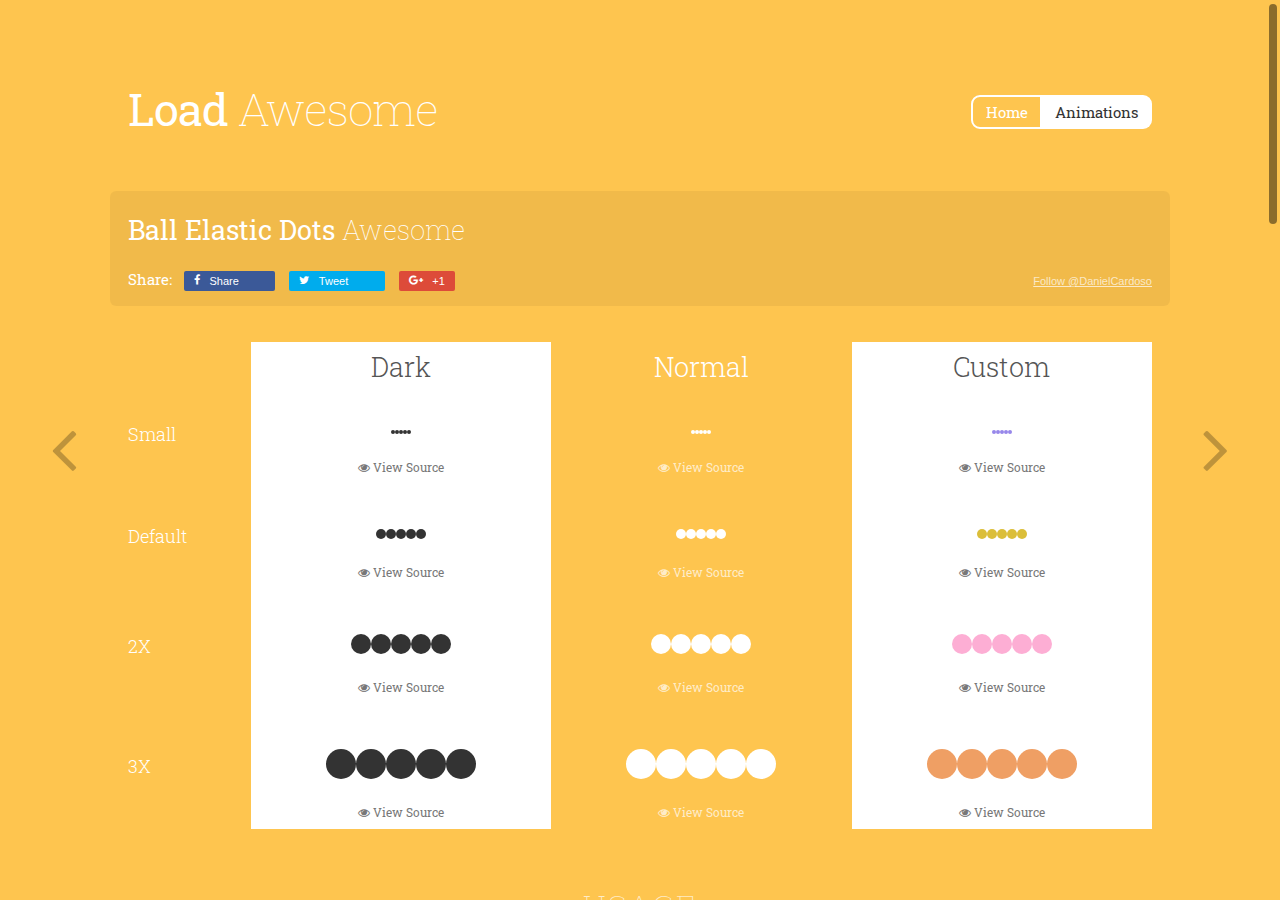
<file: load-awesome-1.1.0/docs/animations/ball-elastic-dots.html>
<!DOCTYPE html>
<html lang="en">
<head>
    <meta charset="utf-8">
    <meta http-equiv="x-ua-compatible" content="ie=edge">
    <title>
        Ball Elastic Dots » Load Awesome
    </title>
    <meta name="description" content="An awesome collection of — Pure CSS — Loaders and Spinners">
    <meta name="viewport" content="width=device-width, initial-scale=1.0, maximum-scale=1.0, user-scalable=no">
    <meta property="og:type" content="website" />
    <meta property="og:site_name" content="Ball Elastic Dots » Load Awesome" />
    <meta property="og:url" content="http://github.danielcardoso.net/load-awesome/animations/ball-elastic-dots.html" />
    <meta property="og:title" content="Ball Elastic Dots » Load Awesome" />
    <meta property="og:description" content="An awesome collection of — Pure CSS — Loaders and Spinners" />
    <link rel="stylesheet" type="text/css" href="https://maxcdn.bootstrapcdn.com/bootstrap/3.3.4/css/bootstrap.min.css">
    <link rel="stylesheet" type="text/css" href="https://maxcdn.bootstrapcdn.com/font-awesome/4.3.0/css/font-awesome.min.css">
    <link rel="stylesheet" type="text/css" href="../assets/style.css" />
    <link rel="stylesheet" type="text/css" href="../assets/loaders.css" />
</head>
<body>
    <div class="wrapper nano" style="background-color: #fec54f; color: #fec54f;">
        <div class="nano-content">
            <!-- LOADERS_FORK_LINK -->
            <header class="absolute">
                <div class="la-docs-header-container">
                    <div class="left">
                        <h1 class="title">Load <span>Awesome</span></h1>
                    </div>
                    <div class="right text-right">
                        <!-- REMOVE_VIEW_HOME -->
                        <span class="buttongroup">
                            <a href="../" class="button button-circle">
                                Home
                            </a>
                            <a href="../animations.html" class="button button-circle active">
                                Animations
                            </a>
                        </span>
                        <!-- !REMOVE_VIEW_HOME -->
                    </div>
                    <div class="cf"></div>
                </div>
            </header>
            <main class="la-docs-social-sharing-container">
                <!-- REMOVE_VIEW_HOME -->
                <div class="la-docs-info-container text-left" style="margin: 0; padding: 10px 0 0;">
                    <h2 class="title">Ball Elastic Dots <span>Awesome</span></h2>
                </div>
                <!-- !REMOVE_VIEW_HOME -->
                <!-- SOCIAL_BUTTONS -->
                <div class="social-sharing header__share-buttons" data-permalink="http%3A%2F%2Fgithub.danielcardoso.net%2Fload-awesome%2Fanimations%2Fball-elastic-dots.html" data-permalink-github="danielcardoso/load-awesome">
                    <small class="social-sharing-title">Share: </small>
                    <!-- https://developers.facebook.com/docs/plugins/share-button/ -->
                    <a target="_blank" href="http://www.facebook.com/sharer.php?u=http%3A%2F%2Fgithub.danielcardoso.net%2Fload-awesome%2Fanimations%2Fball-elastic-dots.html" class="share-facebook">
                        <span class="fa fa-facebook"></span>
                        <span class="share-title">Share</span>
                        <span class="share-count">0</span>
                    </a>
                    <!-- https://dev.twitter.com/docs/intents -->
                    <a target="_blank" href="http://twitter.com/share?url=http%3A%2F%2Fgithub.danielcardoso.net%2Fload-awesome%2Fanimations%2Fball-elastic-dots.html&amp;text='Ball%20Elastic%20Dots'%2C%20an%20awesome%20pure%20%23CSS%20%23Loader%20%23Animation" class="share-twitter">
                        <span class="fa fa-twitter"></span>
                        <span class="share-title">Tweet</span>
                        <span class="share-count">0</span>
                    </a>
                    <!-- https://developers.google.com/+/web/share/ -->
                    <a target="_blank" href="http://plus.google.com/share?url=http%3A%2F%2Fgithub.danielcardoso.net%2Fload-awesome%2Fanimations%2Fball-elastic-dots.html" class="share-google">
                        <!-- Cannot get Google+ share count with JS yet -->
                        <span class="fa fa-google-plus"></span>
                        <span class="share-title">+1</span>
                        <span class="share-count">0</span>
                    </a>
                    <span>
                        <a class="twitter-follow-button" href="https://twitter.com/DanielCardoso" data-show-count="true" data-lang="en">
                        Follow @DanielCardoso
                        </a>
                        <script>
                        window.twttr = (function(d, s, id) {
                            var js, fjs = d.getElementsByTagName(s)[0],
                                t = window.twttr || {};
                            if (d.getElementById(id)) return t;
                            js = d.createElement(s);
                            js.id = id;
                            js.src = "https://platform.twitter.com/widgets.js";
                            fjs.parentNode.insertBefore(js, fjs);
                            t._e = [];
                            t.ready = function(f) {
                                t._e.push(f);
                            };
                            return t;
                        }(document, "script", "twitter-wjs"));
                        </script>
                    </span>
                </div>
                <!-- !SOCIAL_BUTTONS -->
            </main>
            <!-- REMOVE_VIEW_HOME -->
            <main class="no-padding-bottom">
                <a href="ball-clip-rotate-pulse.html" class="la-docs-prev-next la-docs-goto-prev">
                    <i class="fa fa-angle-left"></i>
                    <span>Ball Clip Rotate Pulse</span>
                </a>
                <a href="ball-fall.html" class="la-docs-prev-next la-docs-goto-next">
                    <i class="fa fa-angle-right"></i>
                    <span>Ball Fall</span>
                </a>
                <div class="items showroom auto-height title">
                    <div class="item">
                        &nbsp;
                    </div>
                    <div class="item bg-light">
                        <h2>Dark</h2>
                    </div>
                    <div class="item">
                        <h2>Normal</h2>
                    </div>
                    <div class="item bg-light">
                        <h2>Custom</h2>
                    </div>
                </div>
                <div class="items showroom auto-height">
                    <div class="item">
                        <h3>Small</h3>
                    </div>
                    <div class="item bg-light">
                        <div class="item-inner">
                            <div class="item-loader-container">
                                <div class="la-ball-elastic-dots la-dark la-sm">
                                    <div></div>
                                    <div></div>
                                    <div></div>
                                    <div></div>
                                    <div></div>
                                </div>
                            </div>
                        </div>
                        <div class="item-title">
                            <button type="button" data-type="la-docs-modal-trigger">
                                <i class="fa fa-eye"></i>
                                View Source
                            </button>
                        </div>
                    </div>
                    <div class="item">
                        <div class="item-inner">
                            <div class="item-loader-container">
                                <div class="la-ball-elastic-dots la-sm">
                                    <div></div>
                                    <div></div>
                                    <div></div>
                                    <div></div>
                                    <div></div>
                                </div>
                            </div>
                        </div>
                        <div class="item-title">
                            <button type="button" data-type="la-docs-modal-trigger">
                                <i class="fa fa-eye"></i>
                                View Source
                            </button>
                        </div>
                    </div>
                    <div class="item bg-light">
                        <div class="item-inner">
                            <div class="item-loader-container">
                                <div style="color: #9787ea" class="la-ball-elastic-dots la-sm">
                                    <div></div>
                                    <div></div>
                                    <div></div>
                                    <div></div>
                                    <div></div>
                                </div>
                            </div>
                        </div>
                        <div class="item-title">
                            <button type="button" data-type="la-docs-modal-trigger">
                                <i class="fa fa-eye"></i>
                                View Source
                            </button>
                        </div>
                    </div>
                </div>
                <div class="items showroom auto-height">
                    <div class="item">
                        <h3>Default</h3>
                    </div>
                    <div class="item bg-light">
                        <div class="item-inner">
                            <div class="item-loader-container">
                                <div class="la-ball-elastic-dots la-dark">
                                    <div></div>
                                    <div></div>
                                    <div></div>
                                    <div></div>
                                    <div></div>
                                </div>
                            </div>
                        </div>
                        <div class="item-title">
                            <button type="button" data-type="la-docs-modal-trigger">
                                <i class="fa fa-eye"></i>
                                View Source
                            </button>
                        </div>
                    </div>
                    <div class="item">
                        <div class="item-inner">
                            <div class="item-loader-container">
                                <div class="la-ball-elastic-dots">
                                    <div></div>
                                    <div></div>
                                    <div></div>
                                    <div></div>
                                    <div></div>
                                </div>
                            </div>
                        </div>
                        <div class="item-title">
                            <button type="button" data-type="la-docs-modal-trigger">
                                <i class="fa fa-eye"></i>
                                View Source
                            </button>
                        </div>
                    </div>
                    <div class="item bg-light">
                        <div class="item-inner">
                            <div class="item-loader-container">
                                <div style="color: #dbbe39" class="la-ball-elastic-dots">
                                    <div></div>
                                    <div></div>
                                    <div></div>
                                    <div></div>
                                    <div></div>
                                </div>
                            </div>
                        </div>
                        <div class="item-title">
                            <button type="button" data-type="la-docs-modal-trigger">
                                <i class="fa fa-eye"></i>
                                View Source
                            </button>
                        </div>
                    </div>
                </div>
                <div class="items showroom auto-height">
                    <div class="item">
                        <h3>2X</h3>
                    </div>
                    <div class="item bg-light">
                        <div class="item-inner">
                            <div class="item-loader-container">
                                <div class="la-ball-elastic-dots la-dark la-2x">
                                    <div></div>
                                    <div></div>
                                    <div></div>
                                    <div></div>
                                    <div></div>
                                </div>
                            </div>
                        </div>
                        <div class="item-title">
                            <button type="button" data-type="la-docs-modal-trigger">
                                <i class="fa fa-eye"></i>
                                View Source
                            </button>
                        </div>
                    </div>
                    <div class="item">
                        <div class="item-inner">
                            <div class="item-loader-container">
                                <div class="la-ball-elastic-dots la-2x">
                                    <div></div>
                                    <div></div>
                                    <div></div>
                                    <div></div>
                                    <div></div>
                                </div>
                            </div>
                        </div>
                        <div class="item-title">
                            <button type="button" data-type="la-docs-modal-trigger">
                                <i class="fa fa-eye"></i>
                                View Source
                            </button>
                        </div>
                    </div>
                    <div class="item bg-light">
                        <div class="item-inner">
                            <div class="item-loader-container">
                                <div style="color: #fdaed4" class="la-ball-elastic-dots la-2x">
                                    <div></div>
                                    <div></div>
                                    <div></div>
                                    <div></div>
                                    <div></div>
                                </div>
                            </div>
                        </div>
                        <div class="item-title">
                            <button type="button" data-type="la-docs-modal-trigger">
                                <i class="fa fa-eye"></i>
                                View Source
                            </button>
                        </div>
                    </div>
                </div>
                <div class="items showroom auto-height">
                    <div class="item">
                        <h3>3X</h3>
                    </div>
                    <div class="item bg-light">
                        <div class="item-inner">
                            <div class="item-loader-container">
                                <div class="la-ball-elastic-dots la-dark la-3x">
                                    <div></div>
                                    <div></div>
                                    <div></div>
                                    <div></div>
                                    <div></div>
                                </div>
                            </div>
                        </div>
                        <div class="item-title">
                            <button type="button" data-type="la-docs-modal-trigger">
                                <i class="fa fa-eye"></i>
                                View Source
                            </button>
                        </div>
                    </div>
                    <div class="item">
                        <div class="item-inner">
                            <div class="item-loader-container">
                                <div class="la-ball-elastic-dots la-3x">
                                    <div></div>
                                    <div></div>
                                    <div></div>
                                    <div></div>
                                    <div></div>
                                </div>
                            </div>
                        </div>
                        <div class="item-title">
                            <button type="button" data-type="la-docs-modal-trigger">
                                <i class="fa fa-eye"></i>
                                View Source
                            </button>
                        </div>
                    </div>
                    <div class="item bg-light">
                        <div class="item-inner">
                            <div class="item-loader-container">
                                <div style="color: #ef9f64" class="la-ball-elastic-dots la-3x">
                                    <div></div>
                                    <div></div>
                                    <div></div>
                                    <div></div>
                                    <div></div>
                                </div>
                            </div>
                        </div>
                        <div class="item-title">
                            <button type="button" data-type="la-docs-modal-trigger">
                                <i class="fa fa-eye"></i>
                                View Source
                            </button>
                        </div>
                    </div>
                </div>
            </main>
            <main class="configuration">
                <h2>Usage</h2>
                <h3>HTML</h3>
                <pre><code class="language-markup">&lt;div class="la-ball-elastic-dots"&gt;
	&lt;div&gt;&lt;/div&gt;
	&lt;div&gt;&lt;/div&gt;
	&lt;div&gt;&lt;/div&gt;
	&lt;div&gt;&lt;/div&gt;
	&lt;div&gt;&lt;/div&gt;
&lt;/div&gt;</code></pre>
                <h3>CSS</h3>
                <pre><code class="language-css">/*!
 * Load Awesome v1.1.0 (http://github.danielcardoso.net/load-awesome/)
 * Copyright 2015 Daniel Cardoso &lt;@DanielCardoso&gt;
 * Licensed under MIT
 */
.la-ball-elastic-dots,
.la-ball-elastic-dots &gt; div {
    position: relative;
    -webkit-box-sizing: border-box;
       -moz-box-sizing: border-box;
            box-sizing: border-box;
}
.la-ball-elastic-dots {
    display: block;
    font-size: 0;
    color: #fff;
}
.la-ball-elastic-dots.la-dark {
    color: #333;
}
.la-ball-elastic-dots &gt; div {
    display: inline-block;
    float: none;
    background-color: currentColor;
    border: 0 solid currentColor;
}
.la-ball-elastic-dots {
    width: 120px;
    height: 10px;
    font-size: 0;
    text-align: center;
}
.la-ball-elastic-dots &gt; div {
    display: inline-block;
    width: 10px;
    height: 10px;
    white-space: nowrap;
    border-radius: 100%;
    -webkit-animation: ball-elastic-dots-anim 1s infinite;
       -moz-animation: ball-elastic-dots-anim 1s infinite;
         -o-animation: ball-elastic-dots-anim 1s infinite;
            animation: ball-elastic-dots-anim 1s infinite;
}
.la-ball-elastic-dots.la-sm {
    width: 60px;
    height: 4px;
}
.la-ball-elastic-dots.la-sm &gt; div {
    width: 4px;
    height: 4px;
}
.la-ball-elastic-dots.la-2x {
    width: 240px;
    height: 20px;
}
.la-ball-elastic-dots.la-2x &gt; div {
    width: 20px;
    height: 20px;
}
.la-ball-elastic-dots.la-3x {
    width: 360px;
    height: 30px;
}
.la-ball-elastic-dots.la-3x &gt; div {
    width: 30px;
    height: 30px;
}
/*
 * Animation
 */
@-webkit-keyframes ball-elastic-dots-anim {
    0%,
    100% {
        margin: 0;
        -webkit-transform: scale(1);
                transform: scale(1);
    }
    50% {
        margin: 0 5%;
        -webkit-transform: scale(.65);
                transform: scale(.65);
    }
}
@-moz-keyframes ball-elastic-dots-anim {
    0%,
    100% {
        margin: 0;
        -moz-transform: scale(1);
             transform: scale(1);
    }
    50% {
        margin: 0 5%;
        -moz-transform: scale(.65);
             transform: scale(.65);
    }
}
@-o-keyframes ball-elastic-dots-anim {
    0%,
    100% {
        margin: 0;
        -o-transform: scale(1);
           transform: scale(1);
    }
    50% {
        margin: 0 5%;
        -o-transform: scale(.65);
           transform: scale(.65);
    }
}
@keyframes ball-elastic-dots-anim {
    0%,
    100% {
        margin: 0;
        -webkit-transform: scale(1);
           -moz-transform: scale(1);
             -o-transform: scale(1);
                transform: scale(1);
    }
    50% {
        margin: 0 5%;
        -webkit-transform: scale(.65);
           -moz-transform: scale(.65);
             -o-transform: scale(.65);
                transform: scale(.65);
    }
}
</code></pre>
            </main>
            <!-- !REMOVE_VIEW_HOME -->
            <main class="la-docs-footer">
                <footer>
                    <ul class="la-docs-footer-links">
                        <li>
                            Load Awesome 1.1.0
                        </li>
                        <li>·</li>
                        <li>Created by <a href="https://twitter.com/DanielCardoso" target="_blank">@DanielCardoso</a></li>
                        <li>·</li>
                        <li>Licensed under
                            <a rel="license" href="https://github.com/danielcardoso/load-awesome/blob/master/LICENSE" target="_blank">
                                MIT
                            </a>
                        </li>
                    </ul>
                    <ul class="la-docs-footer-links">
                        <li><a href="https://github.com/danielcardoso/load-awesome" target="_blank">GitHub Project</a></li>
                        <li>·</li>
                        <li><a href="https://github.com/danielcardoso/load-awesome/blob/master/CHANGELOG" target="_blank">Changelog</a></li>
                        <li>·</li>
                        <li><a href="https://github.com/danielcardoso/load-awesome/issues" target="_blank">Issues</a></li>
                        <li>·</li>
                        <li><a href="https://github.com/danielcardoso/load-awesome/releases" target="_blank">Releases</a></li>
                    </ul>
                </footer>
            </main>
        </div>
    </div>
    <!-- REMOVE_VIEW_HOME -->
    <div class="la-docs-modal">
        <div class="la-docs-modal-body">
            <h3>HTML Markup</h3>
            <div class="la-docs-modal-content"></div>
            <button type="button" class="la-docs-modal-close">Close Me!</button>
        </div>
    </div>
    <div class="la-docs-modal-dropdown"></div>
    <!-- !REMOVE_VIEW_HOME -->
    <script src="https://ajax.googleapis.com/ajax/libs/jquery/1.11.2/jquery.min.js"></script>
    <script src="../assets/plugins.min.js"></script>
    <script src="../assets/script.min.js"></script>
</body>
</html>
</file>
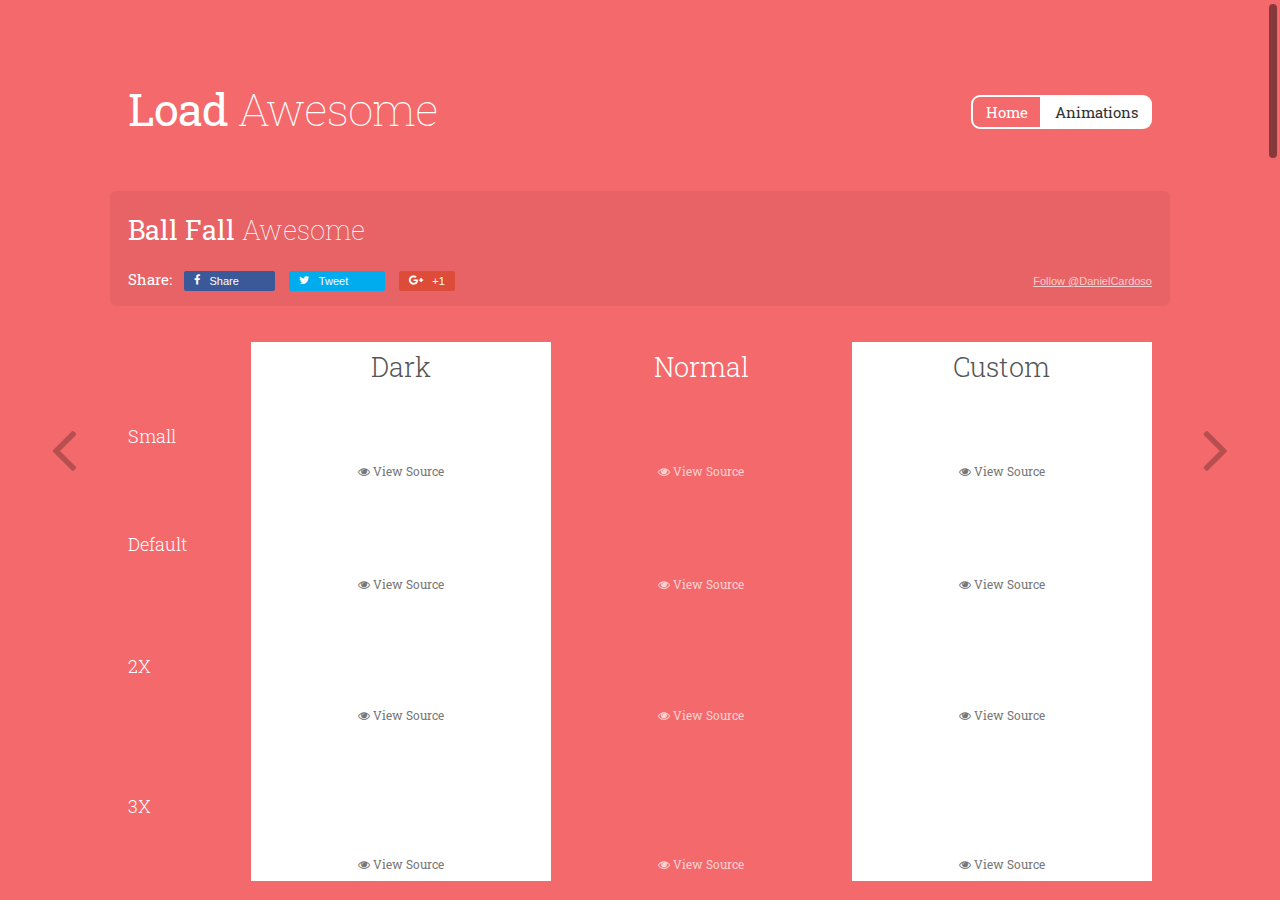
<file: load-awesome-1.1.0/docs/animations/ball-fall.html>
<!DOCTYPE html>
<html lang="en">
<head>
    <meta charset="utf-8">
    <meta http-equiv="x-ua-compatible" content="ie=edge">
    <title>
        Ball Fall » Load Awesome
    </title>
    <meta name="description" content="An awesome collection of — Pure CSS — Loaders and Spinners">
    <meta name="viewport" content="width=device-width, initial-scale=1.0, maximum-scale=1.0, user-scalable=no">
    <meta property="og:type" content="website" />
    <meta property="og:site_name" content="Ball Fall » Load Awesome" />
    <meta property="og:url" content="http://github.danielcardoso.net/load-awesome/animations/ball-fall.html" />
    <meta property="og:title" content="Ball Fall » Load Awesome" />
    <meta property="og:description" content="An awesome collection of — Pure CSS — Loaders and Spinners" />
    <link rel="stylesheet" type="text/css" href="https://maxcdn.bootstrapcdn.com/bootstrap/3.3.4/css/bootstrap.min.css">
    <link rel="stylesheet" type="text/css" href="https://maxcdn.bootstrapcdn.com/font-awesome/4.3.0/css/font-awesome.min.css">
    <link rel="stylesheet" type="text/css" href="../assets/style.css" />
    <link rel="stylesheet" type="text/css" href="../assets/loaders.css" />
</head>
<body>
    <div class="wrapper nano" style="background-color: #f4696b; color: #f4696b;">
        <div class="nano-content">
            <!-- LOADERS_FORK_LINK -->
            <header class="absolute">
                <div class="la-docs-header-container">
                    <div class="left">
                        <h1 class="title">Load <span>Awesome</span></h1>
                    </div>
                    <div class="right text-right">
                        <!-- REMOVE_VIEW_HOME -->
                        <span class="buttongroup">
                            <a href="../" class="button button-circle">
                                Home
                            </a>
                            <a href="../animations.html" class="button button-circle active">
                                Animations
                            </a>
                        </span>
                        <!-- !REMOVE_VIEW_HOME -->
                    </div>
                    <div class="cf"></div>
                </div>
            </header>
            <main class="la-docs-social-sharing-container">
                <!-- REMOVE_VIEW_HOME -->
                <div class="la-docs-info-container text-left" style="margin: 0; padding: 10px 0 0;">
                    <h2 class="title">Ball Fall <span>Awesome</span></h2>
                </div>
                <!-- !REMOVE_VIEW_HOME -->
                <!-- SOCIAL_BUTTONS -->
                <div class="social-sharing header__share-buttons" data-permalink="http%3A%2F%2Fgithub.danielcardoso.net%2Fload-awesome%2Fanimations%2Fball-fall.html" data-permalink-github="danielcardoso/load-awesome">
                    <small class="social-sharing-title">Share: </small>
                    <!-- https://developers.facebook.com/docs/plugins/share-button/ -->
                    <a target="_blank" href="http://www.facebook.com/sharer.php?u=http%3A%2F%2Fgithub.danielcardoso.net%2Fload-awesome%2Fanimations%2Fball-fall.html" class="share-facebook">
                        <span class="fa fa-facebook"></span>
                        <span class="share-title">Share</span>
                        <span class="share-count">0</span>
                    </a>
                    <!-- https://dev.twitter.com/docs/intents -->
                    <a target="_blank" href="http://twitter.com/share?url=http%3A%2F%2Fgithub.danielcardoso.net%2Fload-awesome%2Fanimations%2Fball-fall.html&amp;text='Ball%20Fall'%2C%20an%20awesome%20pure%20%23CSS%20%23Loader%20%23Animation" class="share-twitter">
                        <span class="fa fa-twitter"></span>
                        <span class="share-title">Tweet</span>
                        <span class="share-count">0</span>
                    </a>
                    <!-- https://developers.google.com/+/web/share/ -->
                    <a target="_blank" href="http://plus.google.com/share?url=http%3A%2F%2Fgithub.danielcardoso.net%2Fload-awesome%2Fanimations%2Fball-fall.html" class="share-google">
                        <!-- Cannot get Google+ share count with JS yet -->
                        <span class="fa fa-google-plus"></span>
                        <span class="share-title">+1</span>
                        <span class="share-count">0</span>
                    </a>
                    <span>
                        <a class="twitter-follow-button" href="https://twitter.com/DanielCardoso" data-show-count="true" data-lang="en">
                        Follow @DanielCardoso
                        </a>
                        <script>
                        window.twttr = (function(d, s, id) {
                            var js, fjs = d.getElementsByTagName(s)[0],
                                t = window.twttr || {};
                            if (d.getElementById(id)) return t;
                            js = d.createElement(s);
                            js.id = id;
                            js.src = "https://platform.twitter.com/widgets.js";
                            fjs.parentNode.insertBefore(js, fjs);
                            t._e = [];
                            t.ready = function(f) {
                                t._e.push(f);
                            };
                            return t;
                        }(document, "script", "twitter-wjs"));
                        </script>
                    </span>
                </div>
                <!-- !SOCIAL_BUTTONS -->
            </main>
            <!-- REMOVE_VIEW_HOME -->
            <main class="no-padding-bottom">
                <a href="ball-elastic-dots.html" class="la-docs-prev-next la-docs-goto-prev">
                    <i class="fa fa-angle-left"></i>
                    <span>Ball Elastic Dots</span>
                </a>
                <a href="ball-fussion.html" class="la-docs-prev-next la-docs-goto-next">
                    <i class="fa fa-angle-right"></i>
                    <span>Ball Fussion</span>
                </a>
                <div class="items showroom auto-height title">
                    <div class="item">
                        &nbsp;
                    </div>
                    <div class="item bg-light">
                        <h2>Dark</h2>
                    </div>
                    <div class="item">
                        <h2>Normal</h2>
                    </div>
                    <div class="item bg-light">
                        <h2>Custom</h2>
                    </div>
                </div>
                <div class="items showroom auto-height">
                    <div class="item">
                        <h3>Small</h3>
                    </div>
                    <div class="item bg-light">
                        <div class="item-inner">
                            <div class="item-loader-container">
                                <div class="la-ball-fall la-dark la-sm">
                                    <div></div>
                                    <div></div>
                                    <div></div>
                                </div>
                            </div>
                        </div>
                        <div class="item-title">
                            <button type="button" data-type="la-docs-modal-trigger">
                                <i class="fa fa-eye"></i>
                                View Source
                            </button>
                        </div>
                    </div>
                    <div class="item">
                        <div class="item-inner">
                            <div class="item-loader-container">
                                <div class="la-ball-fall la-sm">
                                    <div></div>
                                    <div></div>
                                    <div></div>
                                </div>
                            </div>
                        </div>
                        <div class="item-title">
                            <button type="button" data-type="la-docs-modal-trigger">
                                <i class="fa fa-eye"></i>
                                View Source
                            </button>
                        </div>
                    </div>
                    <div class="item bg-light">
                        <div class="item-inner">
                            <div class="item-loader-container">
                                <div style="color: #f68f6f" class="la-ball-fall la-sm">
                                    <div></div>
                                    <div></div>
                                    <div></div>
                                </div>
                            </div>
                        </div>
                        <div class="item-title">
                            <button type="button" data-type="la-docs-modal-trigger">
                                <i class="fa fa-eye"></i>
                                View Source
                            </button>
                        </div>
                    </div>
                </div>
                <div class="items showroom auto-height">
                    <div class="item">
                        <h3>Default</h3>
                    </div>
                    <div class="item bg-light">
                        <div class="item-inner">
                            <div class="item-loader-container">
                                <div class="la-ball-fall la-dark">
                                    <div></div>
                                    <div></div>
                                    <div></div>
                                </div>
                            </div>
                        </div>
                        <div class="item-title">
                            <button type="button" data-type="la-docs-modal-trigger">
                                <i class="fa fa-eye"></i>
                                View Source
                            </button>
                        </div>
                    </div>
                    <div class="item">
                        <div class="item-inner">
                            <div class="item-loader-container">
                                <div class="la-ball-fall">
                                    <div></div>
                                    <div></div>
                                    <div></div>
                                </div>
                            </div>
                        </div>
                        <div class="item-title">
                            <button type="button" data-type="la-docs-modal-trigger">
                                <i class="fa fa-eye"></i>
                                View Source
                            </button>
                        </div>
                    </div>
                    <div class="item bg-light">
                        <div class="item-inner">
                            <div class="item-loader-container">
                                <div style="color: #87c4a3" class="la-ball-fall">
                                    <div></div>
                                    <div></div>
                                    <div></div>
                                </div>
                            </div>
                        </div>
                        <div class="item-title">
                            <button type="button" data-type="la-docs-modal-trigger">
                                <i class="fa fa-eye"></i>
                                View Source
                            </button>
                        </div>
                    </div>
                </div>
                <div class="items showroom auto-height">
                    <div class="item">
                        <h3>2X</h3>
                    </div>
                    <div class="item bg-light">
                        <div class="item-inner">
                            <div class="item-loader-container">
                                <div class="la-ball-fall la-dark la-2x">
                                    <div></div>
                                    <div></div>
                                    <div></div>
                                </div>
                            </div>
                        </div>
                        <div class="item-title">
                            <button type="button" data-type="la-docs-modal-trigger">
                                <i class="fa fa-eye"></i>
                                View Source
                            </button>
                        </div>
                    </div>
                    <div class="item">
                        <div class="item-inner">
                            <div class="item-loader-container">
                                <div class="la-ball-fall la-2x">
                                    <div></div>
                                    <div></div>
                                    <div></div>
                                </div>
                            </div>
                        </div>
                        <div class="item-title">
                            <button type="button" data-type="la-docs-modal-trigger">
                                <i class="fa fa-eye"></i>
                                View Source
                            </button>
                        </div>
                    </div>
                    <div class="item bg-light">
                        <div class="item-inner">
                            <div class="item-loader-container">
                                <div style="color: #9b7ad5" class="la-ball-fall la-2x">
                                    <div></div>
                                    <div></div>
                                    <div></div>
                                </div>
                            </div>
                        </div>
                        <div class="item-title">
                            <button type="button" data-type="la-docs-modal-trigger">
                                <i class="fa fa-eye"></i>
                                View Source
                            </button>
                        </div>
                    </div>
                </div>
                <div class="items showroom auto-height">
                    <div class="item">
                        <h3>3X</h3>
                    </div>
                    <div class="item bg-light">
                        <div class="item-inner">
                            <div class="item-loader-container">
                                <div class="la-ball-fall la-dark la-3x">
                                    <div></div>
                                    <div></div>
                                    <div></div>
                                </div>
                            </div>
                        </div>
                        <div class="item-title">
                            <button type="button" data-type="la-docs-modal-trigger">
                                <i class="fa fa-eye"></i>
                                View Source
                            </button>
                        </div>
                    </div>
                    <div class="item">
                        <div class="item-inner">
                            <div class="item-loader-container">
                                <div class="la-ball-fall la-3x">
                                    <div></div>
                                    <div></div>
                                    <div></div>
                                </div>
                            </div>
                        </div>
                        <div class="item-title">
                            <button type="button" data-type="la-docs-modal-trigger">
                                <i class="fa fa-eye"></i>
                                View Source
                            </button>
                        </div>
                    </div>
                    <div class="item bg-light">
                        <div class="item-inner">
                            <div class="item-loader-container">
                                <div style="color: #fec54f" class="la-ball-fall la-3x">
                                    <div></div>
                                    <div></div>
                                    <div></div>
                                </div>
                            </div>
                        </div>
                        <div class="item-title">
                            <button type="button" data-type="la-docs-modal-trigger">
                                <i class="fa fa-eye"></i>
                                View Source
                            </button>
                        </div>
                    </div>
                </div>
            </main>
            <main class="configuration">
                <h2>Usage</h2>
                <h3>HTML</h3>
                <pre><code class="language-markup">&lt;div class="la-ball-fall"&gt;
	&lt;div&gt;&lt;/div&gt;
	&lt;div&gt;&lt;/div&gt;
	&lt;div&gt;&lt;/div&gt;
&lt;/div&gt;</code></pre>
                <h3>CSS</h3>
                <pre><code class="language-css">/*!
 * Load Awesome v1.1.0 (http://github.danielcardoso.net/load-awesome/)
 * Copyright 2015 Daniel Cardoso &lt;@DanielCardoso&gt;
 * Licensed under MIT
 */
.la-ball-fall,
.la-ball-fall &gt; div {
    position: relative;
    -webkit-box-sizing: border-box;
       -moz-box-sizing: border-box;
            box-sizing: border-box;
}
.la-ball-fall {
    display: block;
    font-size: 0;
    color: #fff;
}
.la-ball-fall.la-dark {
    color: #333;
}
.la-ball-fall &gt; div {
    display: inline-block;
    float: none;
    background-color: currentColor;
    border: 0 solid currentColor;
}
.la-ball-fall {
    width: 54px;
    height: 18px;
}
.la-ball-fall &gt; div {
    width: 10px;
    height: 10px;
    margin: 4px;
    border-radius: 100%;
    opacity: 0;
    -webkit-animation: ball-fall 1s ease-in-out infinite;
       -moz-animation: ball-fall 1s ease-in-out infinite;
         -o-animation: ball-fall 1s ease-in-out infinite;
            animation: ball-fall 1s ease-in-out infinite;
}
.la-ball-fall &gt; div:nth-child(1) {
    -webkit-animation-delay: -200ms;
       -moz-animation-delay: -200ms;
         -o-animation-delay: -200ms;
            animation-delay: -200ms;
}
.la-ball-fall &gt; div:nth-child(2) {
    -webkit-animation-delay: -100ms;
       -moz-animation-delay: -100ms;
         -o-animation-delay: -100ms;
            animation-delay: -100ms;
}
.la-ball-fall &gt; div:nth-child(3) {
    -webkit-animation-delay: 0ms;
       -moz-animation-delay: 0ms;
         -o-animation-delay: 0ms;
            animation-delay: 0ms;
}
.la-ball-fall.la-sm {
    width: 26px;
    height: 8px;
}
.la-ball-fall.la-sm &gt; div {
    width: 4px;
    height: 4px;
    margin: 2px;
}
.la-ball-fall.la-2x {
    width: 108px;
    height: 36px;
}
.la-ball-fall.la-2x &gt; div {
    width: 20px;
    height: 20px;
    margin: 8px;
}
.la-ball-fall.la-3x {
    width: 162px;
    height: 54px;
}
.la-ball-fall.la-3x &gt; div {
    width: 30px;
    height: 30px;
    margin: 12px;
}
/*
 * Animation
 */
@-webkit-keyframes ball-fall {
    0% {
        opacity: 0;
        -webkit-transform: translateY(-145%);
                transform: translateY(-145%);
    }
    10% {
        opacity: .5;
    }
    20% {
        opacity: 1;
        -webkit-transform: translateY(0);
                transform: translateY(0);
    }
    80% {
        opacity: 1;
        -webkit-transform: translateY(0);
                transform: translateY(0);
    }
    90% {
        opacity: .5;
    }
    100% {
        opacity: 0;
        -webkit-transform: translateY(145%);
                transform: translateY(145%);
    }
}
@-moz-keyframes ball-fall {
    0% {
        opacity: 0;
        -moz-transform: translateY(-145%);
             transform: translateY(-145%);
    }
    10% {
        opacity: .5;
    }
    20% {
        opacity: 1;
        -moz-transform: translateY(0);
             transform: translateY(0);
    }
    80% {
        opacity: 1;
        -moz-transform: translateY(0);
             transform: translateY(0);
    }
    90% {
        opacity: .5;
    }
    100% {
        opacity: 0;
        -moz-transform: translateY(145%);
             transform: translateY(145%);
    }
}
@-o-keyframes ball-fall {
    0% {
        opacity: 0;
        -o-transform: translateY(-145%);
           transform: translateY(-145%);
    }
    10% {
        opacity: .5;
    }
    20% {
        opacity: 1;
        -o-transform: translateY(0);
           transform: translateY(0);
    }
    80% {
        opacity: 1;
        -o-transform: translateY(0);
           transform: translateY(0);
    }
    90% {
        opacity: .5;
    }
    100% {
        opacity: 0;
        -o-transform: translateY(145%);
           transform: translateY(145%);
    }
}
@keyframes ball-fall {
    0% {
        opacity: 0;
        -webkit-transform: translateY(-145%);
           -moz-transform: translateY(-145%);
             -o-transform: translateY(-145%);
                transform: translateY(-145%);
    }
    10% {
        opacity: .5;
    }
    20% {
        opacity: 1;
        -webkit-transform: translateY(0);
           -moz-transform: translateY(0);
             -o-transform: translateY(0);
                transform: translateY(0);
    }
    80% {
        opacity: 1;
        -webkit-transform: translateY(0);
           -moz-transform: translateY(0);
             -o-transform: translateY(0);
                transform: translateY(0);
    }
    90% {
        opacity: .5;
    }
    100% {
        opacity: 0;
        -webkit-transform: translateY(145%);
           -moz-transform: translateY(145%);
             -o-transform: translateY(145%);
                transform: translateY(145%);
    }
}
</code></pre>
            </main>
            <!-- !REMOVE_VIEW_HOME -->
            <main class="la-docs-footer">
                <footer>
                    <ul class="la-docs-footer-links">
                        <li>
                            Load Awesome 1.1.0
                        </li>
                        <li>·</li>
                        <li>Created by <a href="https://twitter.com/DanielCardoso" target="_blank">@DanielCardoso</a></li>
                        <li>·</li>
                        <li>Licensed under
                            <a rel="license" href="https://github.com/danielcardoso/load-awesome/blob/master/LICENSE" target="_blank">
                                MIT
                            </a>
                        </li>
                    </ul>
                    <ul class="la-docs-footer-links">
                        <li><a href="https://github.com/danielcardoso/load-awesome" target="_blank">GitHub Project</a></li>
                        <li>·</li>
                        <li><a href="https://github.com/danielcardoso/load-awesome/blob/master/CHANGELOG" target="_blank">Changelog</a></li>
                        <li>·</li>
                        <li><a href="https://github.com/danielcardoso/load-awesome/issues" target="_blank">Issues</a></li>
                        <li>·</li>
                        <li><a href="https://github.com/danielcardoso/load-awesome/releases" target="_blank">Releases</a></li>
                    </ul>
                </footer>
            </main>
        </div>
    </div>
    <!-- REMOVE_VIEW_HOME -->
    <div class="la-docs-modal">
        <div class="la-docs-modal-body">
            <h3>HTML Markup</h3>
            <div class="la-docs-modal-content"></div>
            <button type="button" class="la-docs-modal-close">Close Me!</button>
        </div>
    </div>
    <div class="la-docs-modal-dropdown"></div>
    <!-- !REMOVE_VIEW_HOME -->
    <script src="https://ajax.googleapis.com/ajax/libs/jquery/1.11.2/jquery.min.js"></script>
    <script src="../assets/plugins.min.js"></script>
    <script src="../assets/script.min.js"></script>
</body>
</html>
</file>
<file: load-awesome-1.1.0/docs/assets/style.css>
@import url(http://fonts.googleapis.com/css?family=Roboto+Slab:400,100);html,body{width: 100%;height: 100%;min-height: 100%;padding: 0;margin: 0;}body{overflow: hidden;font-family: "Roboto Slab","Helvetica Neue",Arial,sans-serif;font-size: 16px;-webkit-font-smoothing: subpixel-antialiased;color: #6bd57e;background: #6bd57e;-webkit-transition: background-color .15s ease-out,color .1s ease-out;-moz-transition: background-color .15s ease-out,color .1s ease-out;-o-transition: background-color .15s ease-out,color .1s ease-out;transition: background-color .15s ease-out,color .1s ease-out;}body .wrapper{min-height: 100%;color: #6bd57e;background: #6bd57e;}body[data-items-color="dark"] .wrapper,body[data-items-color="custom"] .wrapper{color: #fff;background: #fff;}body .wrapper > *{color: #fff;}body[data-items-color="dark"] .wrapper > *,body[data-items-color="custom"] .wrapper > *{color: #38a24b;}.fw-100{font-weight: 100;}.hide{display: none;}a{color: rgba(255,255,255,.7);text-decoration: underline;cursor: pointer;-webkit-transition: color 200ms ease;-moz-transition: color 200ms ease;-o-transition: color 200ms ease;transition: color 200ms ease;}a:hover,a:focus{color: #fff;text-decoration: none;}.bg-light a,body[data-items-color="dark"] a,body[data-items-color="custom"] a{color: rgba(56,162,75,.8);}.bg-light a:hover,body[data-items-color="dark"] a:hover,body[data-items-color="custom"] a:hover{color: rgba(56,162,75,1);}.wrapper{position: relative;width: 100%;height: 100%;max-height: 100%;overflow: hidden;overflow-y: scroll;}h1{margin: 0 0 .6rem;font-size: 2.8em;font-weight: 400;letter-spacing: -1px;}.title{font-weight: 400;}.title > span{font-weight: 100;}h2{margin: .8rem 0 0;font-size: 1.667em;font-weight: 300;line-height: 1.3em;}h3{margin: .2rem 0 0;font-size: 1.112em;font-weight: 300;}header{position: relative;padding-top: 20px;}header h2{font-size: 1.15em;}.la-docs-header-container > .left,.la-docs-header-container > .right{height: 100%;}.la-docs-header-container,main{z-index: 9;width: 80%;max-width: 1100px;padding: 3em 0 0;margin: 0 auto;opacity: .01;-webkit-transition: opacity 1s linear;-moz-transition: opacity 1s linear;-o-transition: opacity 1s linear;transition: opacity 1s linear;}main.no-padding-bottom{padding-bottom: 0;}.bg-light{color: #555!important;background: #fff;}main.configuration{width: 60%;max-width: 700px;}main.configuration h2{font-size: 32px;font-weight: 100;color: rgba(255,255,255,.7);text-align: center;text-transform: uppercase;letter-spacing: 2px;}main.configuration h3{margin: 20px 0 0;font-size: 21px;font-weight: normal;text-align: left;letter-spacing: 1px;}.la-docs-header-container{padding: 4em 0;}.la-docs-header-container:after{display: block;clear: both;content: "";}.la-docs-header-container.is-loaded,main.is-loaded{opacity: 1;}.filter-parent{position: relative;padding-top: 30px;margin: 0 auto 10px;font-size: 18px;}.filter-parent label{position: absolute;top: 45px;left: 20px;z-index: 100;color: #777;}.filter-parent > div{position: relative;}.filter-parent .page-header{padding-bottom: 0;margin: 40px 0 10px;border-bottom: 1px solid rgba(255,255,255,.3);}.filter-parent .filter-input{position: relative;}.filter-parent #filter-by{display: block;width: 100%;height: 56px;-webkit-box-sizing: border-box;-moz-box-sizing: border-box;box-sizing: border-box;padding: 10px 50px;font-size: 18px;line-height: 1.33;color: #555;background-color: #fff;border: none;-webkit-border-radius: 200px;border-radius: 200px;outline: none;-webkit-box-shadow: inset 0 1px 1px rgba(0,0,0,.075);box-shadow: inset 0 1px 1px rgba(0,0,0,.075);-webkit-transition: border-color ease-in-out .15s,-webkit-box-shadow ease-in-out .15s;-moz-transition: border-color ease-in-out .15s,box-shadow ease-in-out .15s;-o-transition: border-color ease-in-out .15s,box-shadow ease-in-out .15s;transition: border-color ease-in-out .15s,box-shadow ease-in-out .15s;}.filter-parent #filter-clear{position: absolute;top: 19px;right: 20px;color: #ff6f6f;text-decoration: none;}.filter-parent .css-change-size{position: absolute;top: 0;right: 0;margin: 0;}.filter-parent .css-change-size .button{padding: 0 1.1rem;line-height: 42px;}#filter h2 small{color: inherit;}main .items{display: block;width: 100%;position: relative;}main .items:after{display: table;float: none;clear: both;content: "";}main .items .item{position: relative;width: 25%;height: 180px;text-align: center;float: left;-webkit-transition: all 250ms linear;-moz-transition: all 250ms linear;-o-transition: all 250ms linear;transition: all 250ms linear;}main .items .item .item-inner{position: relative;display: -webkit-box;display: -webkit-flex;display: -moz-box;display: -ms-flexbox;display: flex;width: 100%;height: 100%;-ms-flex-pack: center;-ms-flex-align: center;-webkit-box-pack: center;-webkit-justify-content: center;-moz-box-pack: center;justify-content: center;-webkit-box-align: center;-webkit-align-items: center;-moz-box-align: center;align-items: center;}main .auto-height .item{height: auto;}main .auto-height:not(.title) .item{padding: 45px 0 50px;}main .showroom .item{width: 29.333333%;}main .showroom .item:first-child{width: 12%;text-align: left;position: initial;}main .showroom .item:first-child h3{position: absolute;top: 50%;left: 0;margin: 0;line-height: .8em;-webkit-transform: translateY(-50%);-moz-transform: translateY(-50%);-ms-transform: translateY(-50%);-o-transform: translateY(-50%);transform: translateY(-50%);}main .items .fix-position > div{position: relative;left: 50%;-webkit-transform: translateX(-50%);-moz-transform: translateX(-50%);-ms-transform: translateX(-50%);-o-transform: translateX(-50%);transform: translateX(-50%);}.items-list-helper{position: relative;margin: 1.0em 0 1.4em;font-size: 26px;font-weight: 200;text-align: center;letter-spacing: 1px;opacity: .5;}.items-list-helper:before{position: absolute;top: 50%;right: 20px;left: 20px;z-index: 1;content: "";border-top: 1px solid #fff;}.items-list-helper span{position: relative;z-index: 2;display: inline-block;max-width: 80%;padding: 0 20px;line-height: 1.2em;background: #6bd57e;}main .items-list .item:hover{-webkit-box-shadow: inset 0 0 0 2px rgba(0,0,0,.1),0 0 0 3px rgba(0,0,0,.1);box-shadow: inset 0 0 0 2px rgba(0,0,0,.1),0 0 0 3px rgba(0,0,0,.1);}main .items-list .item .item-loader-container div,main .items-list .item .item-loader-container div:before,main .items-list .item .item-loader-container div:after{-webkit-animation-play-state: paused;-moz-animation-play-state: paused;-o-animation-play-state: paused;animation-play-state: paused;}main .items-list .item:hover .item-loader-container div,main .items-list .item:hover .item-loader-container div:before,main .items-list .item:hover .item-loader-container div:after{-webkit-animation-play-state: running;-moz-animation-play-state: running;-o-animation-play-state: running;animation-play-state: running;}main .items .item .item-ribbon-wrapper{position: absolute;top: 15px;left: 15px;width: 55px;height: 55px;overflow: hidden;}main .items .item .item-ribbon-wrapper .item-ribbon{position: relative;top: 10px;left: -40px;width: 120px;padding: 2px 0 4px;font-size: 12px;line-height: 1em;color: #fff;text-align: center;background-color: #ff6f6f;-webkit-transform: rotate(-45deg);-moz-transform: rotate(-45deg);-ms-transform: rotate(-45deg);-o-transform: rotate(-45deg);}main .items .item .item-title{position: absolute;right: 0;bottom: 0;left: 0;font-size: 12px;line-height: 1em;text-align: center;}main .items .item .item-title a,main .items .item .item-title button{position: relative;display: block;width: 100%;padding: 10px 0;color: rgba(255,255,255,.7);text-decoration: none;cursor: pointer;background: transparent;border: none;-webkit-transition: color 200ms ease;-moz-transition: color 200ms ease;-o-transition: color 200ms ease;transition: color 200ms ease;}main .items .item .item-title a:hover,main .items .item .item-title button:hover{color: #fff;}main .items .item.bg-light .item-title a,main .items .item.bg-light .item-title button{color: #777;}main .items .item.bg-light .item-title a:hover,main .items .item.bg-light .item-title button:hover{color: #333;}.bg-light main .items .item .item-title a,.bg-light main .items .item .item-title button,body[data-items-color="dark"] main .items .item .item-title a,body[data-items-color="custom"] main .items .item .item-title a{color: rgba(56,162,75,.8);}.bg-light main .items .item .item-title a:hover,.bg-light main .items .item .item-title button:hover,body[data-items-color="dark"] main .items .item .item-title a:hover,body[data-items-color="custom"] main .items .item .item-title a:hover{color: rgba(56,162,75,1);}main .items .item .item-title a span{position: absolute;top: 10px;opacity: 0;-webkit-transition: all 150ms ease;-moz-transition: all 150ms ease;-o-transition: all 150ms ease;transition: all 150ms ease;-webkit-transform: translateX(-10px);-moz-transform: translateX(-10px);-ms-transform: translateX(-10px);-o-transform: translateX(-10px);transform: translateX(-10px);}main .items .item .item-title a:hover span{opacity: 1;-webkit-transform: translateX(5px);-moz-transform: translateX(5px);-ms-transform: translateX(5px);-o-transform: translateX(5px);transform: translateX(5px);}.la-docs-prev-next{position: fixed;top: 50%;left: 5%;z-index: 99;width: 42px;height: 56px;padding: 6px 0;margin-top: -28px;margin-left: -21px;color: rgba(0,0,0,.25);text-align: center;text-decoration: none;background-color: rgba(0,0,0,0);border: none;}.la-docs-prev-next[href=""]{display: none;}.la-docs-prev-next:hover{color: #3f3f3f;background-color: rgba(0,0,0,.1);}.la-docs-prev-next .fa{top: 0;margin-top: 0;font-size: 72px;line-height: 40px;vertical-align: baseline;}.la-docs-prev-next.la-docs-goto-next{right: 5%;left: auto;width: 42px;margin-right: -21px;margin-left: 0;}.la-docs-prev-next span{position: absolute;top: 0;left: 0;padding: 0 15px;font-size: 36px;font-weight: 100;line-height: 56px;color: #3f3f3f;letter-spacing: -1px;white-space: nowrap;visibility: hidden;background-color: rgba(0,0,0,.1);opacity: 0;-webkit-transition: all .15s ease,visibility .15s ease .2s;-moz-transition: all .15s ease,visibility .15s ease .2s;-o-transition: all .15s ease,visibility .15s ease .2s;transition: all .15s ease,visibility .15s ease .2s;}.la-docs-prev-next:hover span{left: 130%;visibility: visible;opacity: 1;-webkit-transition: all .15s ease;-moz-transition: all .15s ease;-o-transition: all .15s ease;transition: all .15s ease;}.la-docs-prev-next.la-docs-goto-next span{right: 0;left: auto;}.la-docs-prev-next.la-docs-goto-next:hover span{right: 130%;}.la-docs-info-container{padding: 40px 20px 0;margin: 0 0 40px;}.la-docs-info-container .la-docs-icon{display: inline-block;padding: 20px;margin: 0 auto 30px;font-size: 108px;font-weight: 500;line-height: 1em;text-align: center;cursor: default;background-color: rgba(255,255,255,.05);border: 1px solid currentColor;-webkit-border-radius: .25em;border-radius: .25em;}.la-docs-info-container .la-docs-icon:before{margin-right: -2px;content: "L";}.la-docs-info-container .la-docs-icon:after{margin-left: -2px;content: "A";}.la-docs-info-container h2{margin-top: 0;margin-bottom: 20px;}.la-docs-info-container h2 + p{margin: 10px 0;}.la-docs-info-container .button.large{margin: 0;}.la-docs-info-container .version{margin-top: 8px;margin-bottom: 0;font-weight: 400;opacity: .6;}.la-docs-features{margin-top: 60px;}.la-docs-features > main{padding: 70px 0 30px;}.la-docs-features .col-sm-6{margin-bottom: 40px;font-size: 14px;}.la-docs-features h4{margin-top: 0;font-size: 18px;}.la-docs-footer{padding-top: 0;padding-bottom: 10px;margin: 4em auto 0;font-size: .85em;text-align: center;}.la-docs-footer p,.la-docs-footer ul{margin: 10px 0;}.la-docs-footer-links li{display: inline;padding: 0 2px;}.left{float: left;}.right{float: right;}.text-left{text-align: left;}.text-right{text-align: right;}.text-center{text-align: center;}.cf{display: table;clear: both;content: "";}.button{display: inline-block;padding: .75rem 1.25rem;margin: 2rem 0;font-size: 15px;color: #fff;text-decoration: none;cursor: pointer;background: transparent;border: 2px solid #fff;-webkit-border-radius: .334em;border-radius: .334em;-webkit-box-shadow: none;box-shadow: none;-webkit-transition: border .1s ease-out,background-color .15s ease-out,color .1s ease-out;-moz-transition: border .1s ease-out,background-color .15s ease-out,color .1s ease-out;-o-transition: border .1s ease-out,background-color .15s ease-out,color .1s ease-out;transition: border .1s ease-out,background-color .15s ease-out,color .1s ease-out;}.button.large{padding: .7rem 1.25rem;margin: 2rem 0;font-size: 18px;}.button:hover,.button:active,.button.active{color: #333;background: #fff;-webkit-box-shadow: none;box-shadow: none;}body[data-items-color="dark"] .button,body[data-items-color="custom"] .button{color: #38a24b;border-color: #38a24b;}body[data-items-color="dark"] .button:hover,body[data-items-color="custom"] .button:hover,body[data-items-color="dark"] .button:active,body[data-items-color="custom"] .button:active,body[data-items-color="dark"] .button.active,body[data-items-color="custom"] .button.active{color: #fff;background: #38a24b;border-color: #38a24b;}.buttongroup{display: inline-block;margin: 11px 0 0;font-size: 0;line-height: 1;white-space: nowrap;}.buttongroup + .buttongroup{margin-left: 10px;}.buttongroup .button{display: inline-block;margin: 0;text-decoration: none;border-left-width: 0;-webkit-border-radius: 0;border-radius: 0;outline: 0;}.buttongroup .button:first-child{border-left-width: 2px;border-top-left-radius: .6em;border-bottom-left-radius: .6em;-webkit-border-top-left-radius: .6em;-webkit-border-bottom-left-radius: .6em;}.buttongroup .button:last-child{border-top-right-radius: .6em;border-bottom-right-radius: .6em;-webkit-border-top-right-radius: .6em;-webkit-border-bottom-right-radius: .6em;}.css-change-size .button .small{display: none;}@media screen and (max-width: 820px){main .items-list .item{width: 33.33334%;}.la-docs-header-container{padding: 1em 0 2em;}.la-docs-header-container > .left,.la-docs-header-container > .right{float: none;width: 100%;text-align: center;}header h2{font-size: 85%;}.buttongroup{margin-top: 0;margin-bottom: 10px;}}@media screen and (min-width: 821px) and (max-width: 1259px){.la-docs-header-container{padding: 2em 0;}header h2{font-size: 100%;}}@media screen and (min-width: 1260px){main .items-list .item{width: 20%;}}@media screen and (max-width: 960px){.css-change-size .button .small{display: block;}.css-change-size .button .full{display: none;}}pre[class*="language-"]{font-family: Consolas,Monaco,"Andale Mono",monospace;-webkit-hyphens: none;-moz-hyphens: none;-ms-hyphens: none;hyphens: none;color: #333;text-align: left;word-spacing: normal;-moz-tab-size: 4;-o-tab-size: 4;tab-size: 4;white-space: pre;direction: ltr;}pre[class*="language-"]{padding: 1em;margin: 20px 0 40px;overflow: auto;font-size: 12px;background: rgba(250,250,250,.7);border: none;border-radius: 0;}pre[class*="language-"]::-webkit-scrollbar-thumb{border-width: 0;}.token.comment,.token.prolog,.token.doctype,.token.cdata{color: slategray;}.token.punctuation{color: #999;}.namespace{opacity: .7;}.token.property,.token.tag,.token.boolean,.token.number,.token.constant,.token.symbol{color: #905;}.token.selector,.token.attr-name,.token.string,.token.builtin{color: #690;}.token.operator,.token.entity,.token.url,.language-css .token.string,.style .token.string,.token.variable{color: #a67f59;}.token.atrule,.token.attr-value,.token.keyword{color: #07a;}.token.regex,.token.important{color: #e90;}.token.important{font-weight: bold;}.token.entity{cursor: help;}.nano{position: relative;width: 100%;height: 100%;overflow: hidden;}.nano > .nano-content{position: absolute;top: 0;right: 0;bottom: 0;left: 0;overflow: scroll;overflow-x: hidden;}.nano > .nano-content:focus{outline: thin dotted;}.nano > .nano-content::-webkit-scrollbar{display: none;}.has-scrollbar > .nano-content::-webkit-scrollbar{display: block;}.nano > .nano-pane{position: absolute;top: 4px;right: 2px;bottom: 4px;width: 10px;-webkit-border-radius: 0;border-radius: 0;opacity: .01;-webkit-transition: .2s;-moz-transition: .2s;-o-transition: .2s;transition: .2s;}.nano > .nano-pane > .nano-slider{position: relative;margin: 0 1px;background: #444;background: rgba(0,0,0,.45);-webkit-border-radius: 4px;border-radius: 4px;}.nano:hover > .nano-pane,.nano-pane.active,.nano-pane.flashed{visibility: visible\9;opacity: 1;}.la-docs-social-sharing-container{position: relative;z-index: 10;padding-bottom: 0;padding-top: 0;text-align: left;}.la-docs-social-sharing-container:before{position: absolute;top: -12px;right: -18px;bottom: -12px;left: -18px;z-index: 1;content: "";background-color: rgba(0,0,0,.05);-webkit-border-radius: 6px;border-radius: 6px;}.la-docs-social-sharing-container > *{position: relative;z-index: 2;}.social-sharing-title{padding-right: 8px;font-size: 15px;line-height: 20px;vertical-align: text-top;}.social-sharing{display: block;width: 100%;}.social-sharing *{-webkit-box-sizing: border-box;-moz-box-sizing: border-box;box-sizing: border-box;}.social-sharing > a,.social-sharing > span{display: inline-block;height: 20px;margin: 3px 10px 3px 0;font-family: "Helvetica Neue",Helvetica,Arial,sans-serif;font-weight: 200;line-height: 20px;color: #fff;text-decoration: none;-webkit-border-radius: 2px;border-radius: 2px;}.social-sharing > span{position: absolute;right: 0;bottom: 3px;margin: 0;-webkit-border-radius: 0;border-radius: 0;}.social-sharing a:hover{color: #fff;}.social-sharing span{display: inline-block;height: 20px;font-size: 11px;line-height: 20px;vertical-align: top;}.social-sharing .fa{padding: 0 5px 0 10px;color: #fff;}.social-sharing .fa:before{line-height: 20px;}.social-sharing.is-large a{height: 44px;line-height: 44px;}.social-sharing.is-large a span{height: 44px;font-size: 18px;line-height: 44px;}.social-sharing.is-large a .fa{padding: 0 10px 0 18px;}.social-sharing.is-large a .fa:before{line-height: 44px;}.share-title{padding-right: 10px;font-size: 12px;font-weight: normal;color: #fff;}.is-large .share-title{padding-right: 16px;}.share-facebook{background-color: #3b5998;}.share-facebook:hover{background-color: #2d4373;}.share-twitter{background-color: #00aced;}.share-twitter:hover{background-color: #0087ba;}.share-pinterest{background-color: #cb2027;}.share-pinterest:hover{background-color: #9f191f;}.share-fancy{background-color: #4999dc;}.share-fancy:hover{background-color: #2780cb;}.share-google{background-color: #dd4b39;}.share-google:hover{background-color: #c23321;}.share-github{background-color: #7c7c7c;}.share-github:hover{background-color: #626262;}.share-count{position: relative;padding: 0 8px;margin-right: -2px;font-size: 14px;line-height: 20px;color: #333;background-color: #fff;border: 1px solid #ececec;-webkit-border-radius: 0 2px 2px 0;border-radius: 0 2px 2px 0;opacity: 0;-webkit-transition: opacity .2s ease-in;-moz-transition: opacity .2s ease-in;-o-transition: opacity .2s ease-in;transition: opacity .2s ease-in;}.share-count.is-loaded{opacity: 1;}.share-count:before,.share-count:after{position: absolute;top: 50%;display: block;width: 0;height: 0;margin-top: -6px;content: "";border-top: 6px solid transparent;border-right: 6px solid;border-bottom: 6px solid transparent;}.share-count:before{left: -6px;border-right-color: #ececec;}.share-count:after{left: -5px;border-right-color: #fff;}a:hover .share-count{background-color: whitesmoke;}a:hover .share-count:after{border-right-color: whitesmoke;}.is-large .share-count{padding: 0 14px;font-size: 18px;}.social-sharing.is-clean a{height: 30px;line-height: 30px;color: #333;background-color: #fff;border: 1px solid #ececec;}.social-sharing.is-clean a span{height: 30px;font-size: 13px;line-height: 30px;}.social-sharing.is-clean a:hover{background-color: #ececec;}.social-sharing.is-clean a:hover .share-count{background-color: #fff;}.social-sharing.is-clean a:hover .share-count:after{border-right-color: #fff;}.social-sharing.is-clean a .share-title{font-weight: normal;}.social-sharing.is-clean .share-count{top: -1px;}.social-sharing.is-clean .fa-facebook{color: #3b5998;}.social-sharing.is-clean .fa-twitter{color: #00aced;}.social-sharing.is-clean .fa-pinterest{color: #cb2027;}.social-sharing.is-clean .fa-fancy{color: #4999dc;}.social-sharing.is-clean .fa-google{color: #dd4b39;}.la-docs-modal{position: fixed;top: 50%;left: 50%;z-index: 2000;width: 60%;min-width: 320px;max-width: 630px;height: auto;visibility: hidden;-webkit-transform: translateX(-50%) translateY(-50%);-moz-transform: translateX(-50%) translateY(-50%);-ms-transform: translateX(-50%) translateY(-50%);-o-transform: translateX(-50%) translateY(-50%);transform: translateX(-50%) translateY(-50%);-webkit-backface-visibility: hidden;-moz-backface-visibility: hidden;backface-visibility: hidden;}.la-docs-modal-dropdown{display: none;position: fixed;background: transparent;top: 0;right: 0;bottom: 0;left: 0;}.la-docs-modal.la-docs-modal-is-visible{z-index: 9999;pointer-events: auto;visibility: visible;}.la-docs-modal.la-docs-modal-is-visible + .la-docs-modal-dropdown{z-index: 9990;display: block;}.la-docs-modal .la-docs-modal-body{text-align: center;background: #977dda;opacity: 0;-webkit-transition: all .3s;-moz-transition: all .3s;-o-transition: all .3s;transition: all .3s;-webkit-transform: translateY(35%);-moz-transform: translateY(35%);-ms-transform: translateY(35%);-o-transform: translateY(35%);transform: translateY(35%);}.la-docs-modal.la-docs-modal-is-visible .la-docs-modal-body{opacity: 1;-webkit-transform: translateY(0);-moz-transform: translateY(0);-ms-transform: translateY(0);-o-transform: translateY(0);transform: translateY(0);}.la-docs-modal p{margin: 2em 0;line-height: 1.6;color: #fff;}.la-docs-modal.la-docs-modal-is-visible .la-docs-modal-body{-webkit-overflow-scrolling: touch;}.la-docs-modal .la-docs-modal-body > h3{padding: 20px;margin: 0;font-size: 2.4em;font-weight: 300;text-align: center;background: #6BD57E;color: #fff;line-height: 40px;}.la-docs-modal .la-docs-modal-content{padding: 2em 5%;text-align: left;overflow: auto;}.la-docs-modal .la-docs-modal-content pre{color: #555;}@media only screen and (max-width: 500px){.button{padding: .25rem .5rem;}}@media only screen and (min-width: 768px){.la-docs-modal .la-docs-modal-content{padding: 3em 10%;}}@media only screen and (min-width: 1170px){.la-docs-modal .la-docs-modal-content{padding: 6em 20%;}.la-docs-modal p{font-size: 2rem;line-height: 2;}}[data-type="la-docs-modal-trigger"]{position: relative;outline: none!important;}[data-type="la-docs-modal-trigger"] .button,[data-type="la-docs-modal-trigger"] .la-docs-modal-bg{display: inline-block;height: 4em;background-color: rgba(74,48,141,0.65);}[data-type="la-docs-modal-trigger"] .button{width: 12.5em;font-weight: 700;-webkit-font-smoothing: antialiased;line-height: 4em;color: #fff;white-space: nowrap;-webkit-border-radius: 5em;border-radius: 5em;-webkit-transition: color .2s .3s,width .3s 0s;-moz-transition: color .2s .3s,width .3s 0s;-o-transition: color .2s .3s,width .3s 0s;transition: color .2s .3s,width .3s 0s;-moz-osx-font-smoothing: grayscale;}[data-type="la-docs-modal-trigger"] .button.to-circle{width: 4em;color: transparent;-webkit-transition: color .2s 0s,width .3s .2s;-moz-transition: color .2s 0s,width .3s .2s;-o-transition: color .2s 0s,width .3s .2s;transition: color .2s 0s,width .3s .2s;}[data-type="la-docs-modal-trigger"] .la-docs-modal-bg{position: absolute;top: 50%;left: 50%;z-index: 1;width: 1em;height: 1em;cursor: auto;visibility: hidden;-webkit-border-radius: 50%;border-radius: 50%;opacity: 0;-webkit-transition: visibility 0s .5s;-moz-transition: visibility 0s .5s;-o-transition: visibility 0s .5s;transition: visibility 0s .5s;-webkit-transform: translate(-50%,-50%);-moz-transform: translate(-50%,-50%);-ms-transform: translate(-50%,-50%);-o-transform: translate(-50%,-50%);transform: translate(-50%,-50%);;}[data-type="la-docs-modal-trigger"] .la-docs-modal-bg.is-visible{visibility: visible;opacity: 1;z-index: 999;-webkit-transition: visibility 0s .25s;-moz-transition: visibility 0s .25s;-o-transition: visibility 0s .25s;transition: visibility 0s .25s;}.la-docs-modal-close{display: inline-block;padding: 8px 14px;margin: 0 0 14px;font-family: "Roboto Slab","Helvetica Neue",Arial,sans-serif;font-size: 14px;color: #fff;letter-spacing: 1px;cursor: pointer;background: rgba(0,0,0,0.1);border: none;-webkit-border-radius: 2px;border-radius: 2px;-webkit-transition: all .15s;-moz-transition: all .15s;-o-transition: all .15s;transition: all .15s;line-height: 16px;}.la-docs-modal-close:hover{background: rgba(0,0,0,0.2);}button.to-circle{visibility: visible;opacity: 1;z-index: 999;}
</file>
